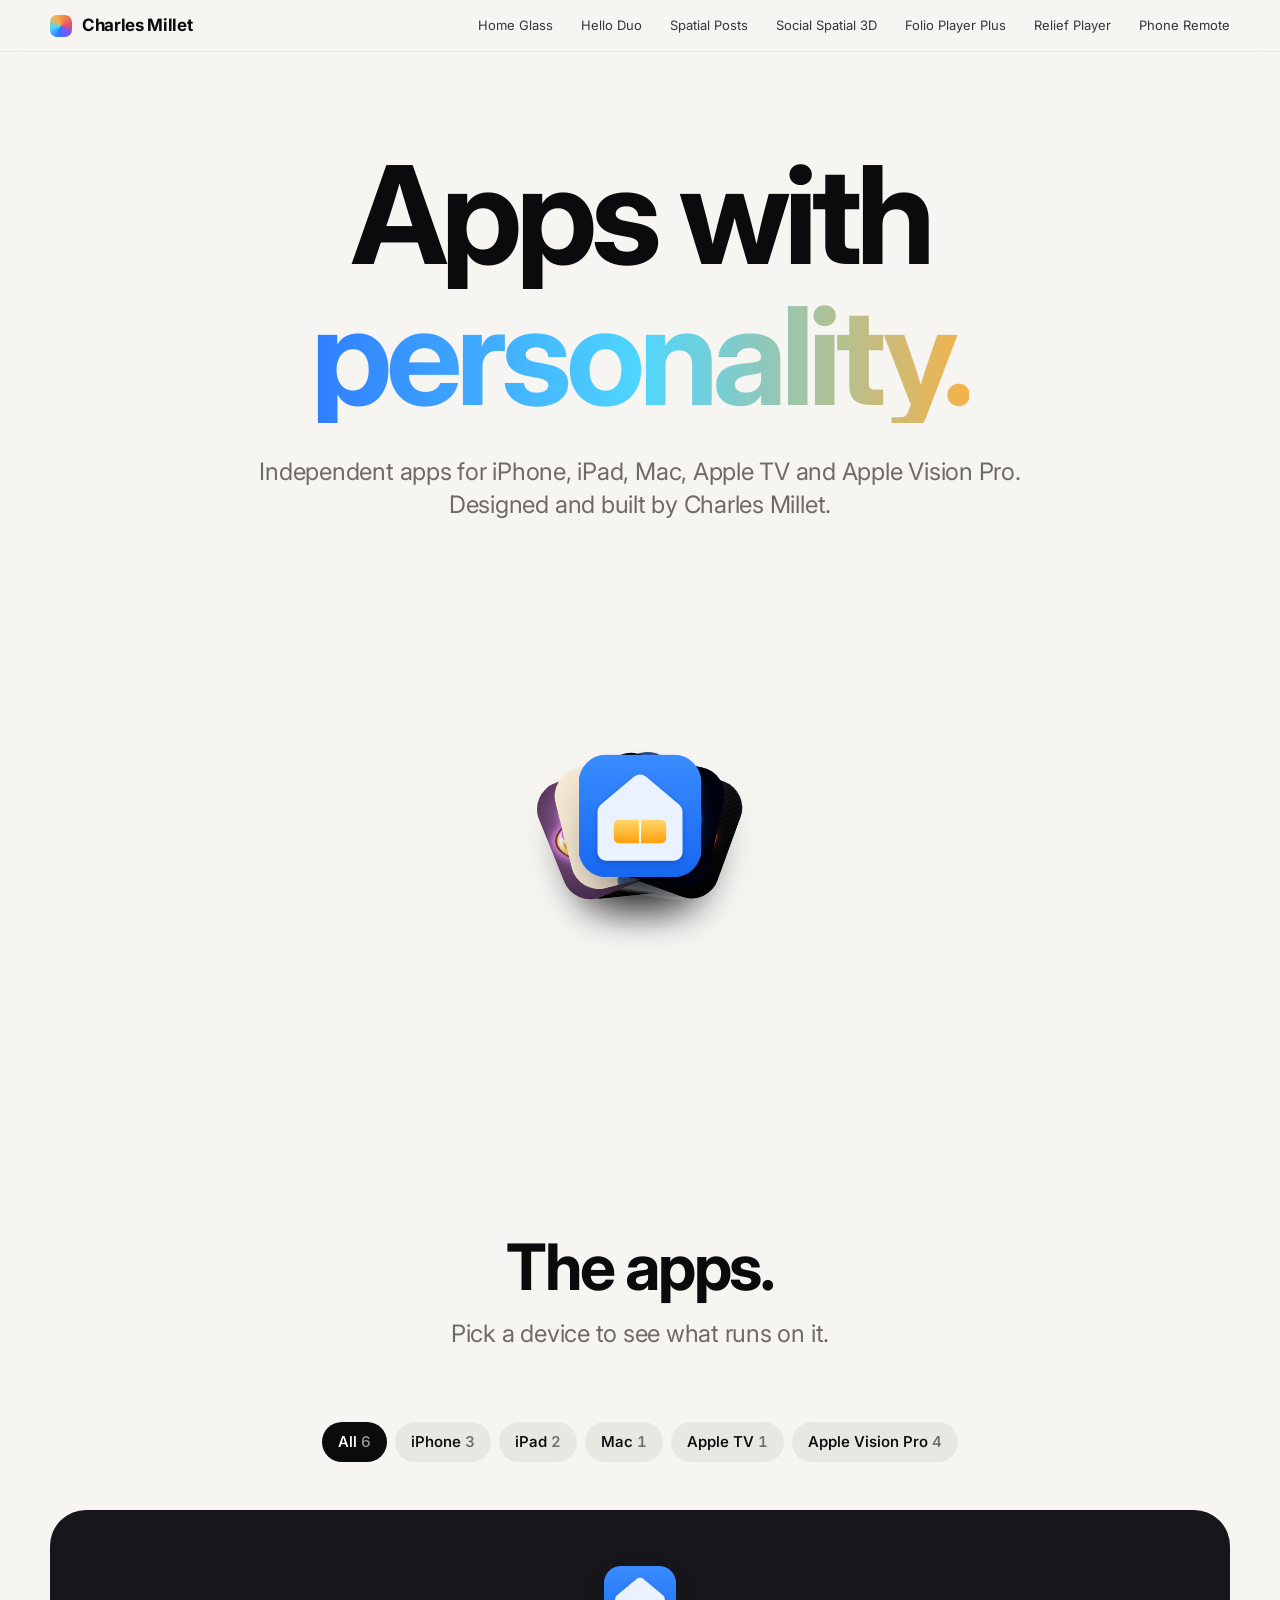
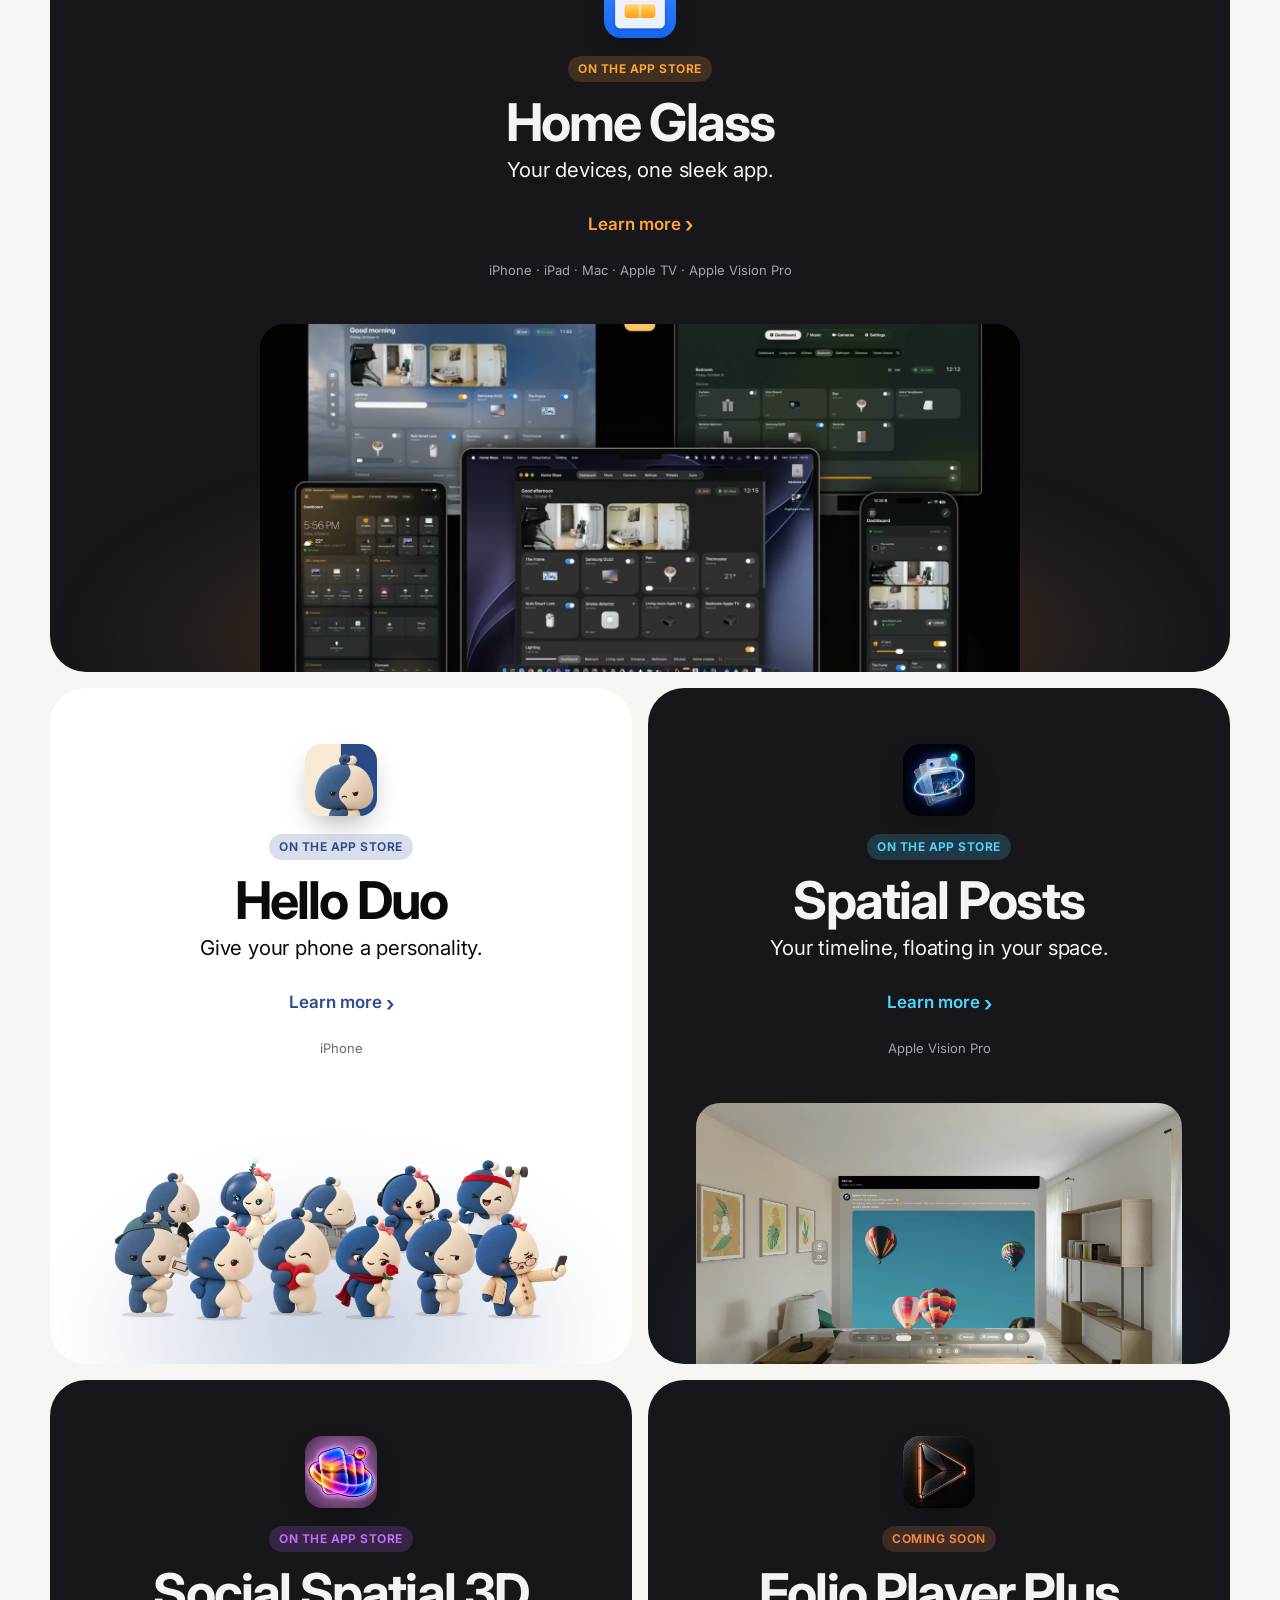
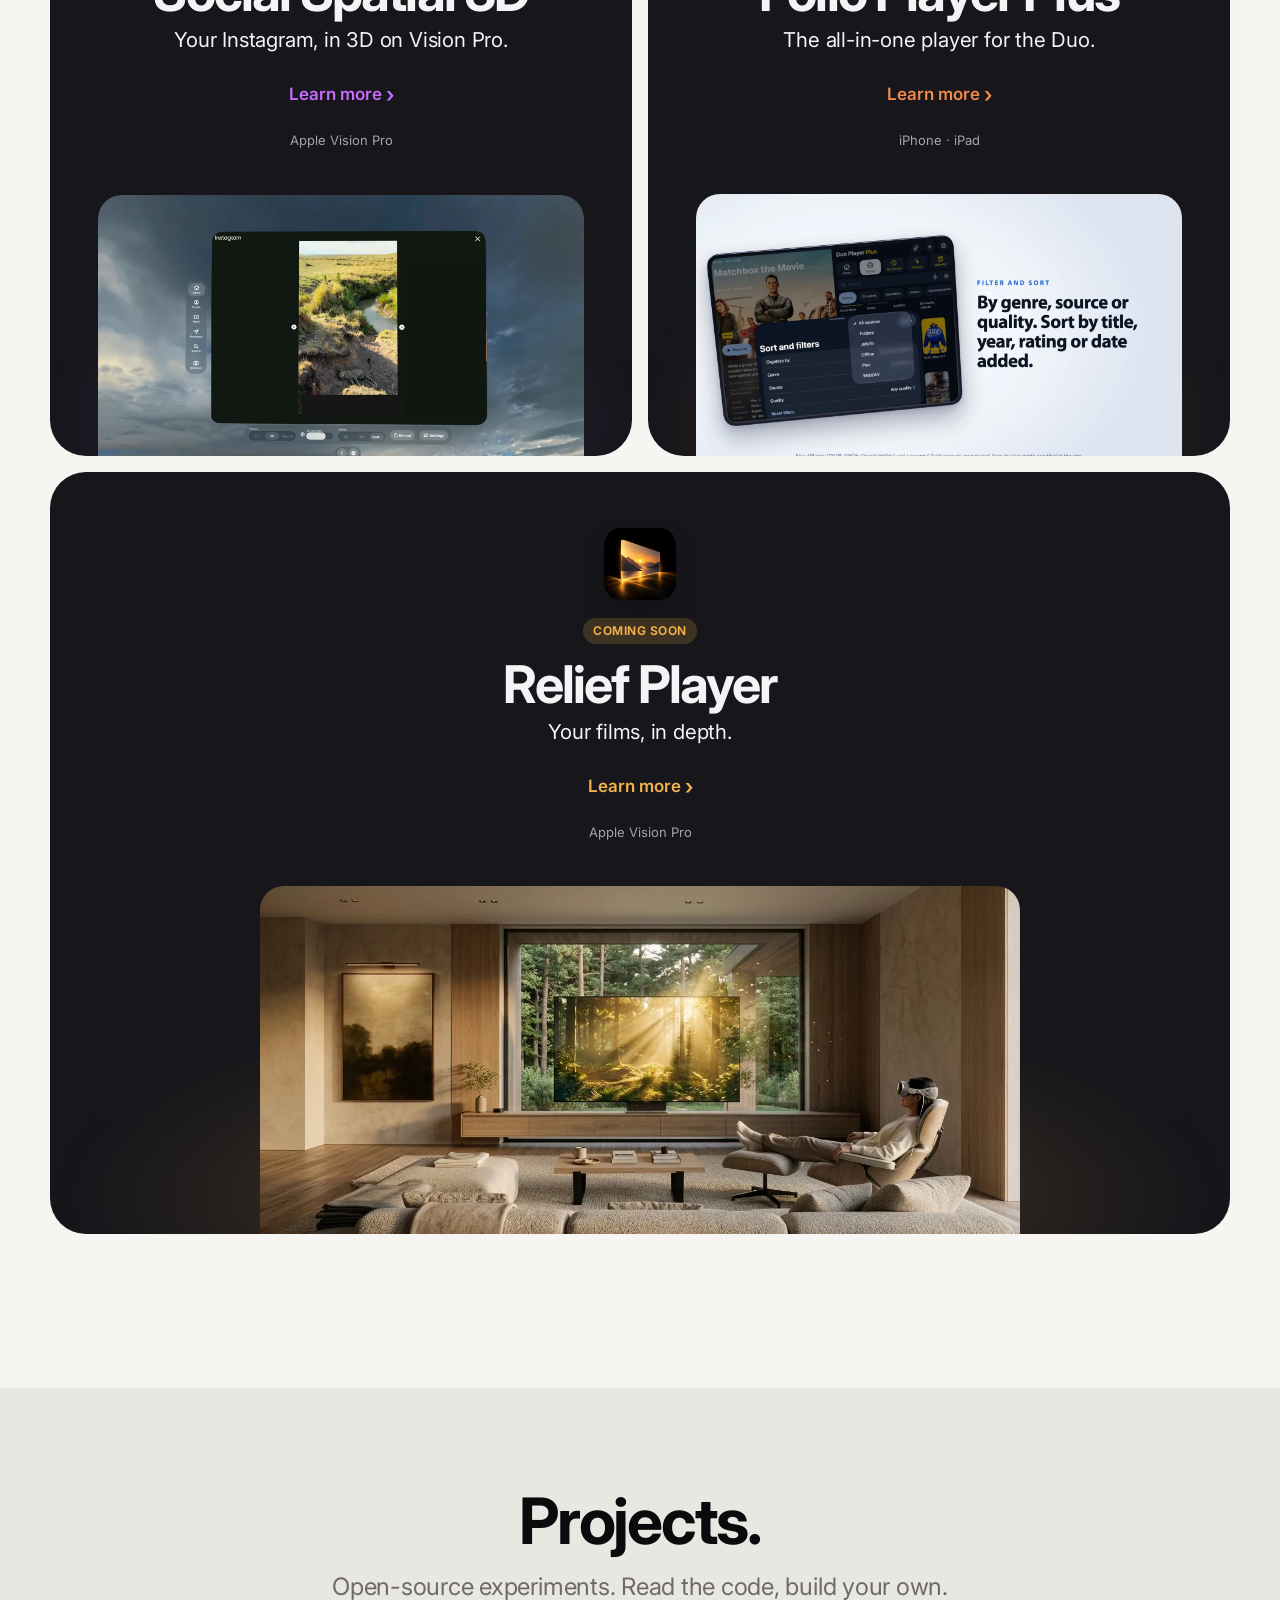
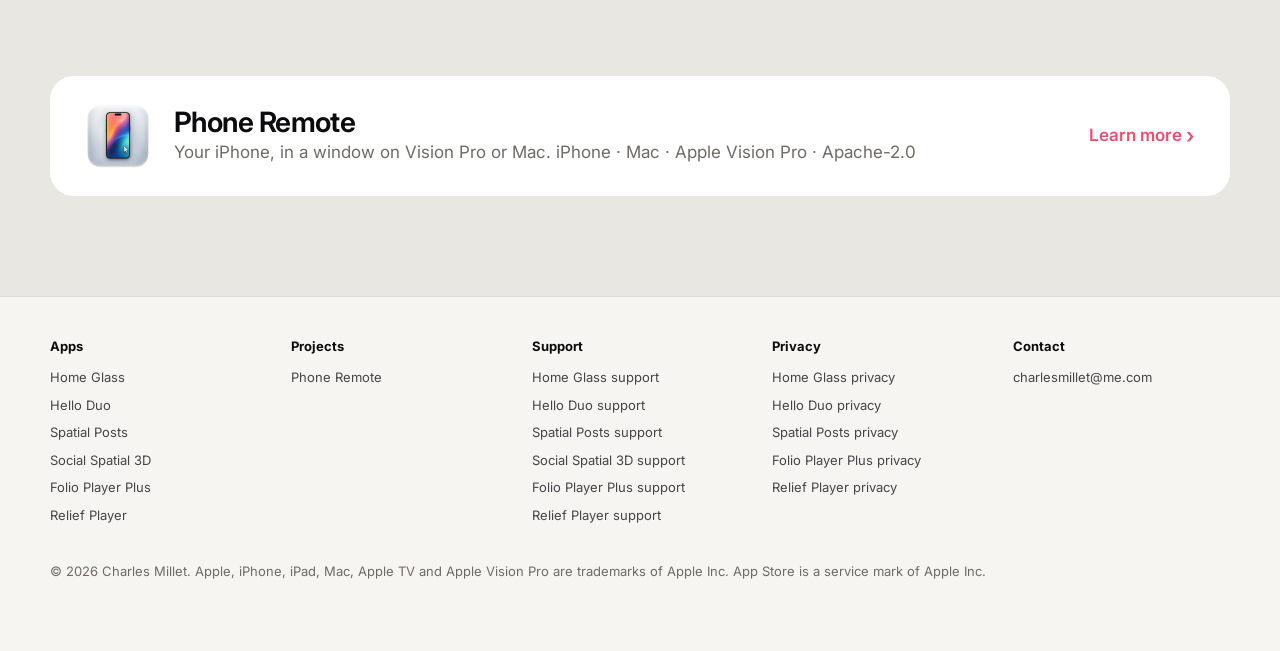
<file: index.html>
<!doctype html>
<html lang="en">
<head>
<meta charset="utf-8">
<meta name="viewport" content="width=device-width, initial-scale=1, viewport-fit=cover">
<title>Charles Millet — Apps</title>
<meta name="description" content="Independent apps for iPhone, iPad, Mac, Apple TV and Apple Vision Pro, designed and built by Charles Millet.">
<link rel="canonical" href="https://charlesmillet85.github.io/">
<meta property="og:type" content="website">
<meta property="og:title" content="Charles Millet — Apps">
<meta property="og:description" content="Independent apps for iPhone, iPad, Mac, Apple TV and Apple Vision Pro, designed and built by Charles Millet.">
<meta property="og:url" content="https://charlesmillet85.github.io/">
<meta property="og:image" content="https://charlesmillet85.github.io/assets/media/home-ecosystem.webp">
<meta name="twitter:card" content="summary_large_image">
<meta name="theme-color" content="#0b0b0e">
<link rel="icon" href="./assets/favicon.svg" type="image/svg+xml">
<link rel="preconnect" href="https://fonts.googleapis.com">
<link rel="preconnect" href="https://fonts.gstatic.com" crossorigin>
<link rel="stylesheet" href="https://fonts.googleapis.com/css2?family=Inter:wght@400;500;600;700&display=swap">
<link rel="stylesheet" href="./assets/site.css">
</head>
<body class="theme-light">

<header class="gnav">
  <nav class="wrap" aria-label="Main">
    <a class="brand" href="./"><span class="brand-mark" aria-hidden="true"></span>Charles Millet</a>
    <button class="menu-btn" aria-label="Menu" aria-expanded="false" aria-controls="gnav-list"><span></span><span></span></button>
    <ul id="gnav-list">
      <li><a href="./apps/home-glass/">Home Glass</a></li>
      <li><a href="./apps/hello-duo/">Hello Duo</a></li>
      <li><a href="./apps/spatial-posts/">Spatial Posts</a></li>
      <li><a href="./apps/social-spatial-3d/">Social Spatial 3D</a></li>
      <li><a href="./apps/folio-player-plus/">Folio Player Plus</a></li>
      <li><a href="./apps/relief-player/">Relief Player</a></li>
      <li><a href="./apps/phone-remote/">Phone Remote</a></li>
    </ul>
  </nav>
</header>
<main>
  <section class="home-hero">
    <div class="wrap">
      <h1 class="display">
        <span class="hero-line"><span style="--d:.05s">Apps with</span></span>
        <span class="hero-line"><span class="grad-word" style="--d:.18s">personality.</span></span>
      </h1>
      <p class="lead fade-up">Independent apps for iPhone, iPad, Mac, Apple TV and Apple Vision Pro. Designed and built by Charles Millet.</p>
    </div>
    <div class="constellation" data-scrub="constellation" aria-label="All apps">
      <a href="apps/home-glass/" style="--x:0;--y:-34;--r:0;--z:7" aria-label="Home Glass"><img src="assets/icons/home.svg" alt=""></a>
      <a href="apps/hello-duo/" style="--x:-140;--y:4;--r:-14;--z:6" aria-label="Hello Duo"><img src="assets/icons/hello.webp" alt=""></a>
      <a href="apps/spatial-posts/" style="--x:140;--y:4;--r:12;--z:6" aria-label="Spatial Posts"><img src="assets/icons/posts.webp" alt=""></a>
      <a href="apps/social-spatial-3d/" style="--x:-262;--y:64;--r:-22;--z:5" aria-label="Social Spatial 3D"><img src="assets/icons/ss3d.webp" alt=""></a>
      <a href="apps/folio-player-plus/" style="--x:262;--y:64;--r:20;--z:5" aria-label="Folio Player Plus"><img src="assets/icons/folio.webp" alt=""></a>
      <a href="apps/relief-player/" style="--x:-76;--y:116;--r:-6;--z:4" aria-label="Relief Player"><img src="assets/icons/relief.webp" alt=""></a>
      <a href="apps/phone-remote/" style="--x:76;--y:116;--r:8;--z:4" aria-label="Phone Remote"><img src="assets/icons/remote.webp" alt=""></a>
    </div>
  </section>

  <section class="section" id="apps">
    <div class="wrap">
      <div class="section-head reveal">
        <h2 class="h2">The apps.</h2>
        <p class="lead muted">Pick a device to see what runs on it.</p>
      </div>
      <div class="chips reveal" role="group" aria-label="Filter by device">
        <button class="chip" data-platform="all" aria-pressed="true">All<span class="chip-count">6</span></button>
        <button class="chip" data-platform="iPhone" aria-pressed="false">iPhone<span class="chip-count">3</span></button>
        <button class="chip" data-platform="iPad" aria-pressed="false">iPad<span class="chip-count">2</span></button>
        <button class="chip" data-platform="Mac" aria-pressed="false">Mac<span class="chip-count">1</span></button>
        <button class="chip" data-platform="Apple TV" aria-pressed="false">Apple TV<span class="chip-count">1</span></button>
        <button class="chip" data-platform="Apple Vision Pro" aria-pressed="false">Apple Vision Pro<span class="chip-count">4</span></button>
      </div>
      <div class="tiles">
        
        <a class="tile theme-dark reveal scale wide" href="apps/home-glass/" data-platforms="iPhone|iPad|Mac|Apple TV|Apple Vision Pro" style="--accent:#ffa53a;--accent-2:#2f7cff;--d:0s">
          <span class="glow" aria-hidden="true"></span>
          <img class="tile-icon" src="assets/icons/home.svg" alt="">
          <span class="badge">On the App Store</span>
          <h3 class="h2">Home Glass</h3>
          <p class="lead">Your devices, one sleek app.</p>
          <span class="btns"><span class="link">Learn more</span></span>
          <span class="platforms muted">iPhone · iPad · Mac · Apple TV · Apple Vision Pro</span>
          <span class="tile-media"><img src="./assets/media/home-ecosystem.webp" alt="Home Glass on iPhone, iPad, Mac and Apple Vision Pro" loading="lazy"></span>
        </a>
        <a class="tile theme-light reveal scale" href="apps/hello-duo/" data-platforms="iPhone" style="--accent:#2c4c8c;--accent-2:#f0e4d2;--d:0.08s">
          <span class="glow" aria-hidden="true"></span>
          <img class="tile-icon" src="assets/icons/hello.webp" alt="">
          <span class="badge">On the App Store</span>
          <h3 class="h2">Hello Duo</h3>
          <p class="lead">Give your phone a personality.</p>
          <span class="btns"><span class="link">Learn more</span></span>
          <span class="platforms muted">iPhone</span>
          <span class="tile-media"><img src="./assets/media/hello-family.webp" alt="The Hello Duo characters" loading="lazy" style="object-fit:contain"></span>
        </a>
        <a class="tile theme-dark reveal scale" href="apps/spatial-posts/" data-platforms="Apple Vision Pro" style="--accent:#4fd6ff;--accent-2:#1b2a6b;--d:0s">
          <span class="glow" aria-hidden="true"></span>
          <img class="tile-icon" src="assets/icons/posts.webp" alt="">
          <span class="badge">On the App Store</span>
          <h3 class="h2">Spatial Posts</h3>
          <p class="lead">Your timeline, floating in your space.</p>
          <span class="btns"><span class="link">Learn more</span></span>
          <span class="platforms muted">Apple Vision Pro</span>
          <span class="tile-media"><img src="./assets/media/posts-timeline.webp" alt="Spatial Posts on Apple Vision Pro" loading="lazy"></span>
        </a>
        <a class="tile theme-dark reveal scale" href="apps/social-spatial-3d/" data-platforms="Apple Vision Pro" style="--accent:#c86bff;--accent-2:#ff8a5c;--d:0.08s">
          <span class="glow" aria-hidden="true"></span>
          <img class="tile-icon" src="assets/icons/ss3d.webp" alt="">
          <span class="badge">On the App Store</span>
          <h3 class="h2">Social Spatial 3D</h3>
          <p class="lead">Your Instagram, in 3D on Vision Pro.</p>
          <span class="btns"><span class="link">Learn more</span></span>
          <span class="platforms muted">Apple Vision Pro</span>
          <span class="tile-media"><img src="./assets/media/ss3d-stories.webp" alt="Social Spatial 3D" loading="lazy"></span>
        </a>
        <a class="tile theme-dark reveal scale" href="apps/folio-player-plus/" data-platforms="iPhone|iPad" style="--accent:#f0894a;--accent-2:#3a3a40;--d:0s">
          <span class="glow" aria-hidden="true"></span>
          <img class="tile-icon" src="assets/icons/folio.webp" alt="">
          <span class="badge">Coming soon</span>
          <h3 class="h2">Folio Player Plus</h3>
          <p class="lead">The all-in-one player for the Duo.</p>
          <span class="btns"><span class="link">Learn more</span></span>
          <span class="platforms muted">iPhone · iPad</span>
          <span class="tile-media"><img src="./assets/media/folio-still-30.webp" alt="Folio Player Plus library" loading="lazy"></span>
        </a>
        <a class="tile theme-dark reveal scale wide" href="apps/relief-player/" data-platforms="Apple Vision Pro" style="--accent:#f5b24a;--accent-2:#4a2a0a;--d:0.08s">
          <span class="glow" aria-hidden="true"></span>
          <img class="tile-icon" src="assets/icons/relief.webp" alt="">
          <span class="badge">Coming soon</span>
          <h3 class="h2">Relief Player</h3>
          <p class="lead">Your films, in depth.</p>
          <span class="btns"><span class="link">Learn more</span></span>
          <span class="platforms muted">Apple Vision Pro</span>
          <span class="tile-media"><img src="./assets/media/relief-salon.webp" alt="Relief Player" loading="lazy"></span>
        </a>
      </div>
    </div>
  </section>

  <section class="section tight" id="projects" style="background:var(--grey-1)">
    <div class="wrap">
      <div class="section-head reveal">
        <h2 class="h2">Projects.</h2>
        <p class="lead muted">Open-source experiments. Read the code, build your own.</p>
      </div>
      
      <a class="project reveal" href="apps/phone-remote/" style="--accent:#e8516f;--accent-2:#6b5cff">
        <img src="assets/icons/remote.webp" alt="">
        <div>
          <h3 class="h3">Phone Remote</h3>
          <p class="muted">Your iPhone, in a window on Vision Pro or Mac. iPhone · Mac · Apple Vision Pro · Apache-2.0</p>
        </div>
        <span class="btns"><span class="link">Learn more</span></span>
      </a>
    </div>
  </section>
</main>

<footer class="footer">
  <div class="wrap">
    
    <div class="footer-cols">
      <div>
        <h4>Apps</h4>
        <ul><li><a href="./apps/home-glass/">Home Glass</a></li><li><a href="./apps/hello-duo/">Hello Duo</a></li><li><a href="./apps/spatial-posts/">Spatial Posts</a></li><li><a href="./apps/social-spatial-3d/">Social Spatial 3D</a></li><li><a href="./apps/folio-player-plus/">Folio Player Plus</a></li><li><a href="./apps/relief-player/">Relief Player</a></li></ul>
      </div>
      <div>
        <h4>Projects</h4>
        <ul><li><a href="./apps/phone-remote/">Phone Remote</a></li></ul>
      </div>
      <div>
        <h4>Support</h4>
        <ul>
          <li><a href="https://charlesmillet85.github.io/spatial-home/">Home Glass support</a></li><li><a href="https://charlesmillet85.github.io/hello-duo/">Hello Duo support</a></li><li><a href="https://charlesmillet85.github.io/spatial-posts/">Spatial Posts support</a></li><li><a href="mailto:charlesmillet@me.com?subject=Social%20Spatial%203D">Social Spatial 3D support</a></li><li><a href="https://charlesmillet85.github.io/folioplayerplus/support.html">Folio Player Plus support</a></li><li><a href="https://charlesmillet85.github.io/relief/">Relief Player support</a></li>
        </ul>
      </div>
      <div>
        <h4>Privacy</h4>
        <ul>
          <li><a href="https://charlesmillet85.github.io/spatial-home/privacy">Home Glass privacy</a></li><li><a href="https://charlesmillet85.github.io/hello-duo/privacy.html">Hello Duo privacy</a></li><li><a href="https://charlesmillet85.github.io/spatial-posts/privacy">Spatial Posts privacy</a></li><li><a href="https://charlesmillet85.github.io/folioplayerplus/privacy.html">Folio Player Plus privacy</a></li><li><a href="https://charlesmillet85.github.io/relief/privacy.html">Relief Player privacy</a></li>
        </ul>
      </div>
      <div>
        <h4>Contact</h4>
        <ul><li><a href="mailto:charlesmillet@me.com">charlesmillet@me.com</a></li></ul>
      </div>
    </div>
    <p class="muted">© 2026 Charles Millet. Apple, iPhone, iPad, Mac, Apple TV and Apple Vision Pro are trademarks of Apple Inc. App Store is a service mark of Apple Inc.</p>
  </div>
</footer>
<script src="./assets/site.js" defer></script>
</body>
</html>
</file>
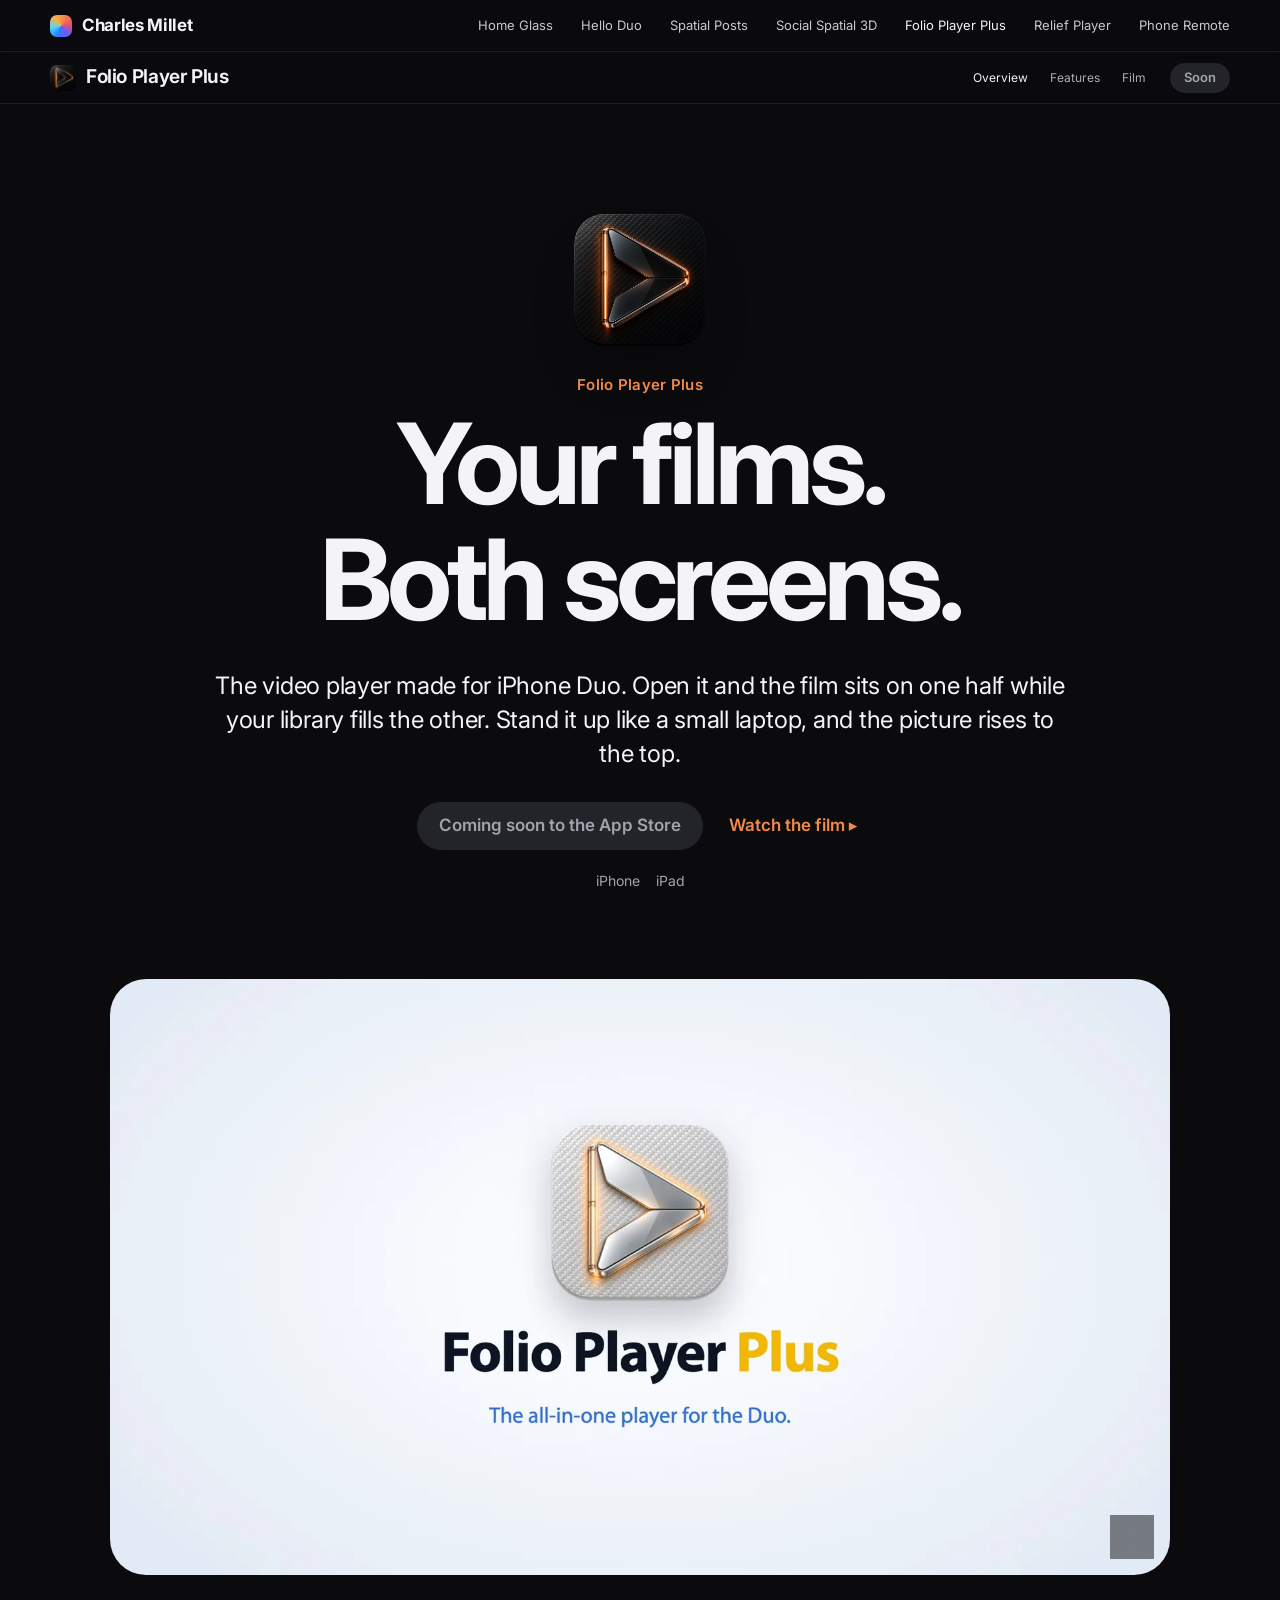
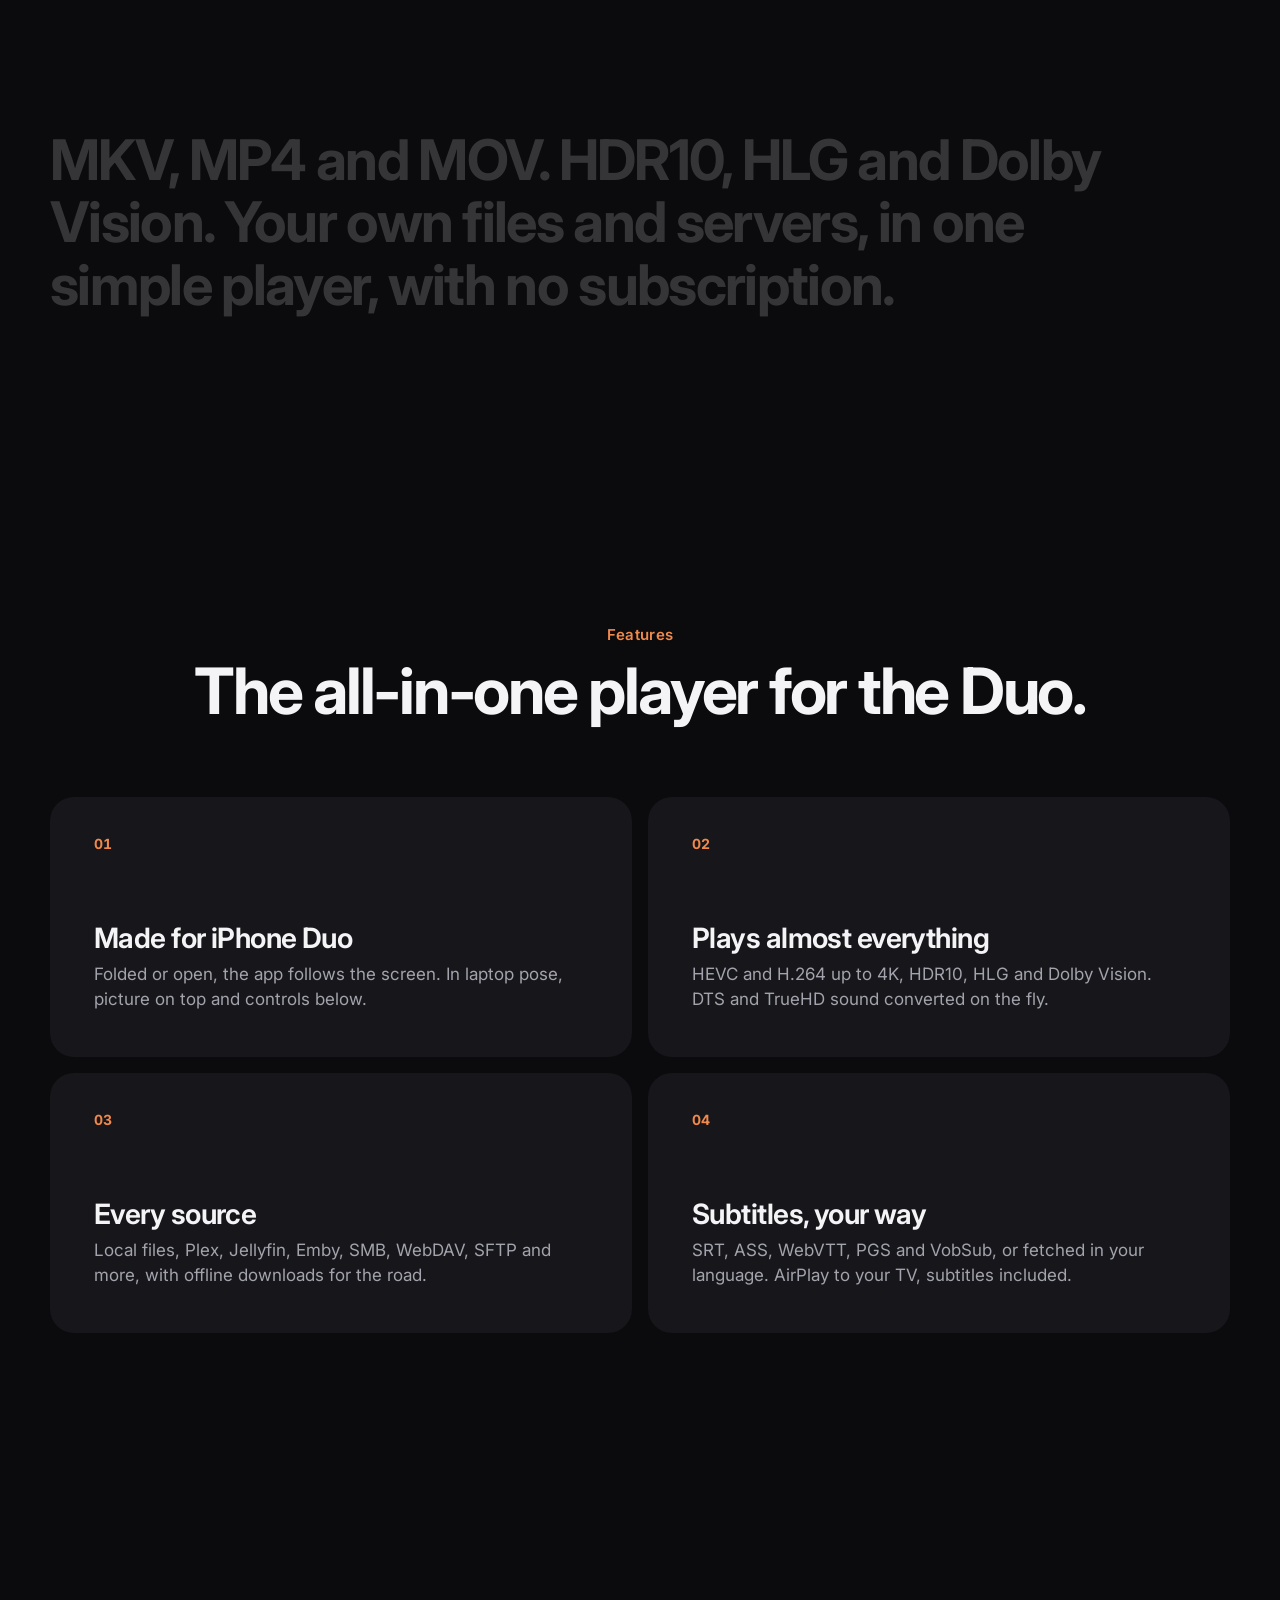
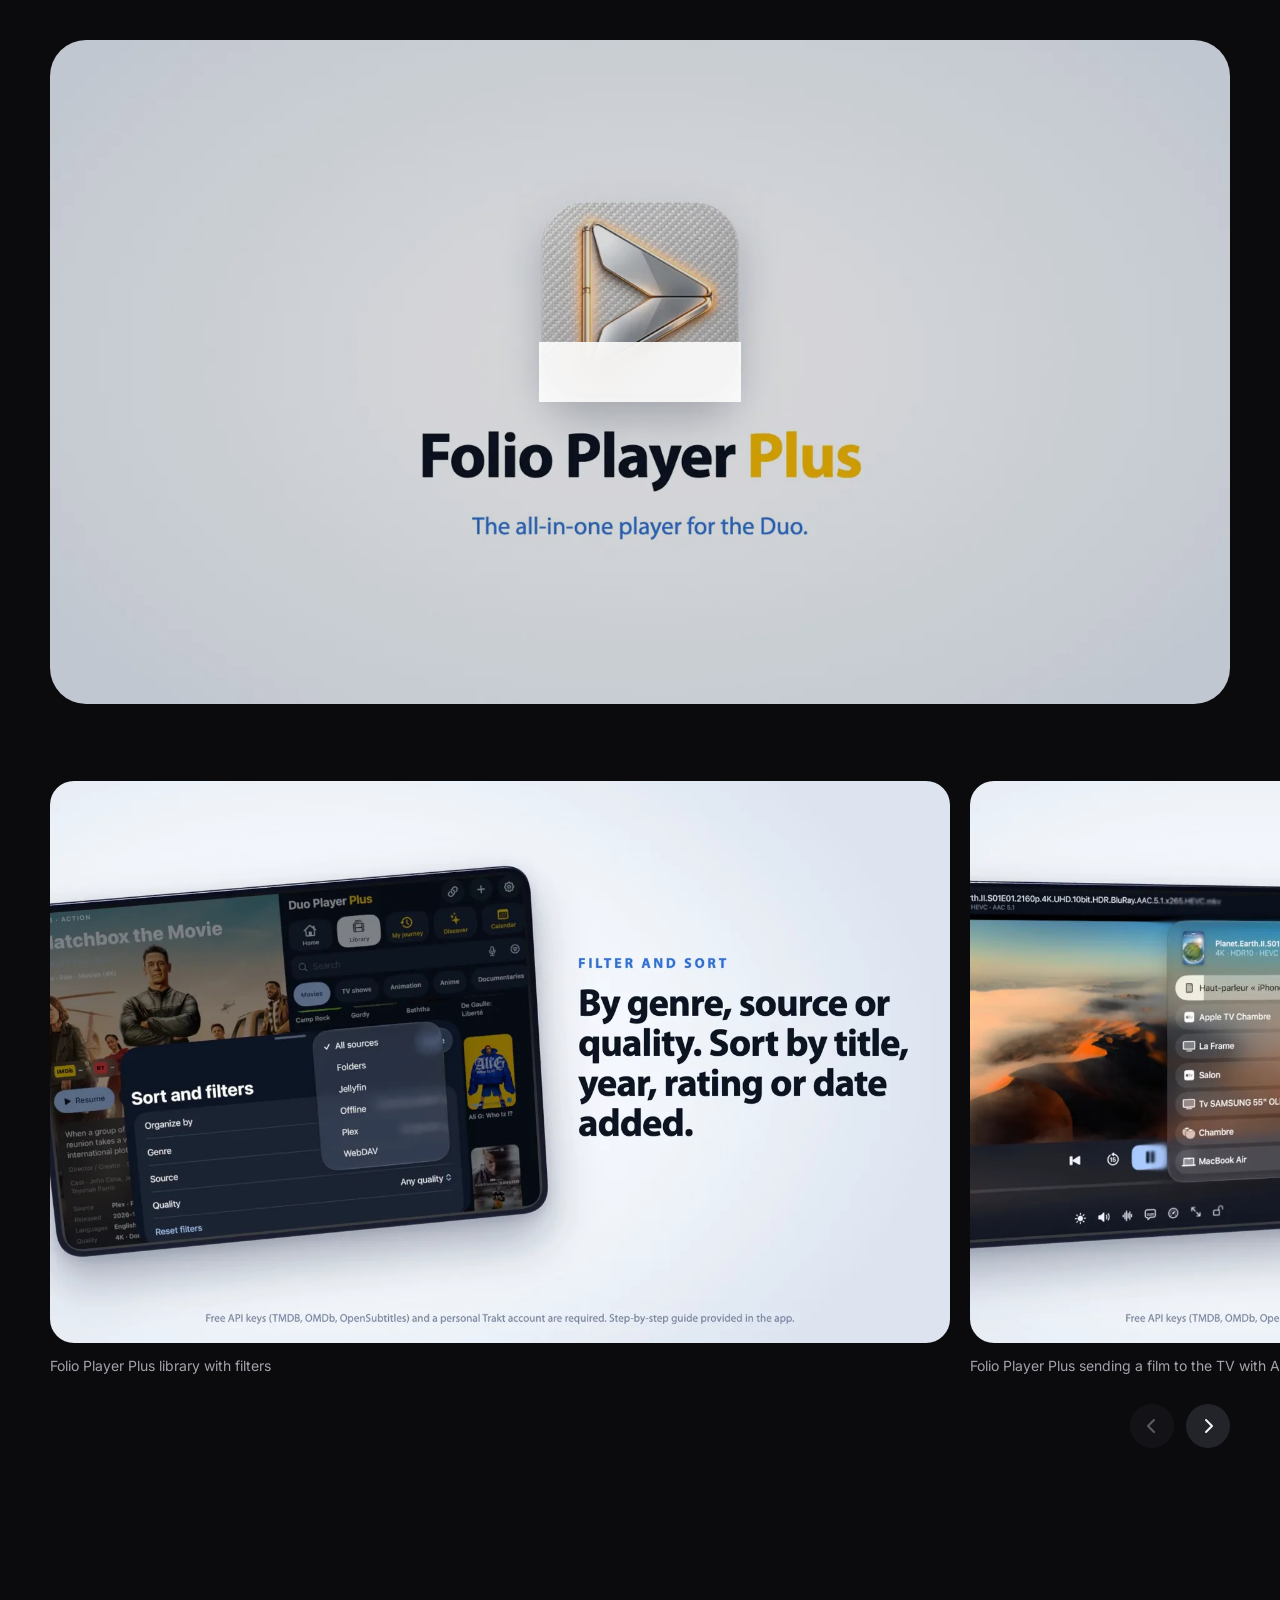
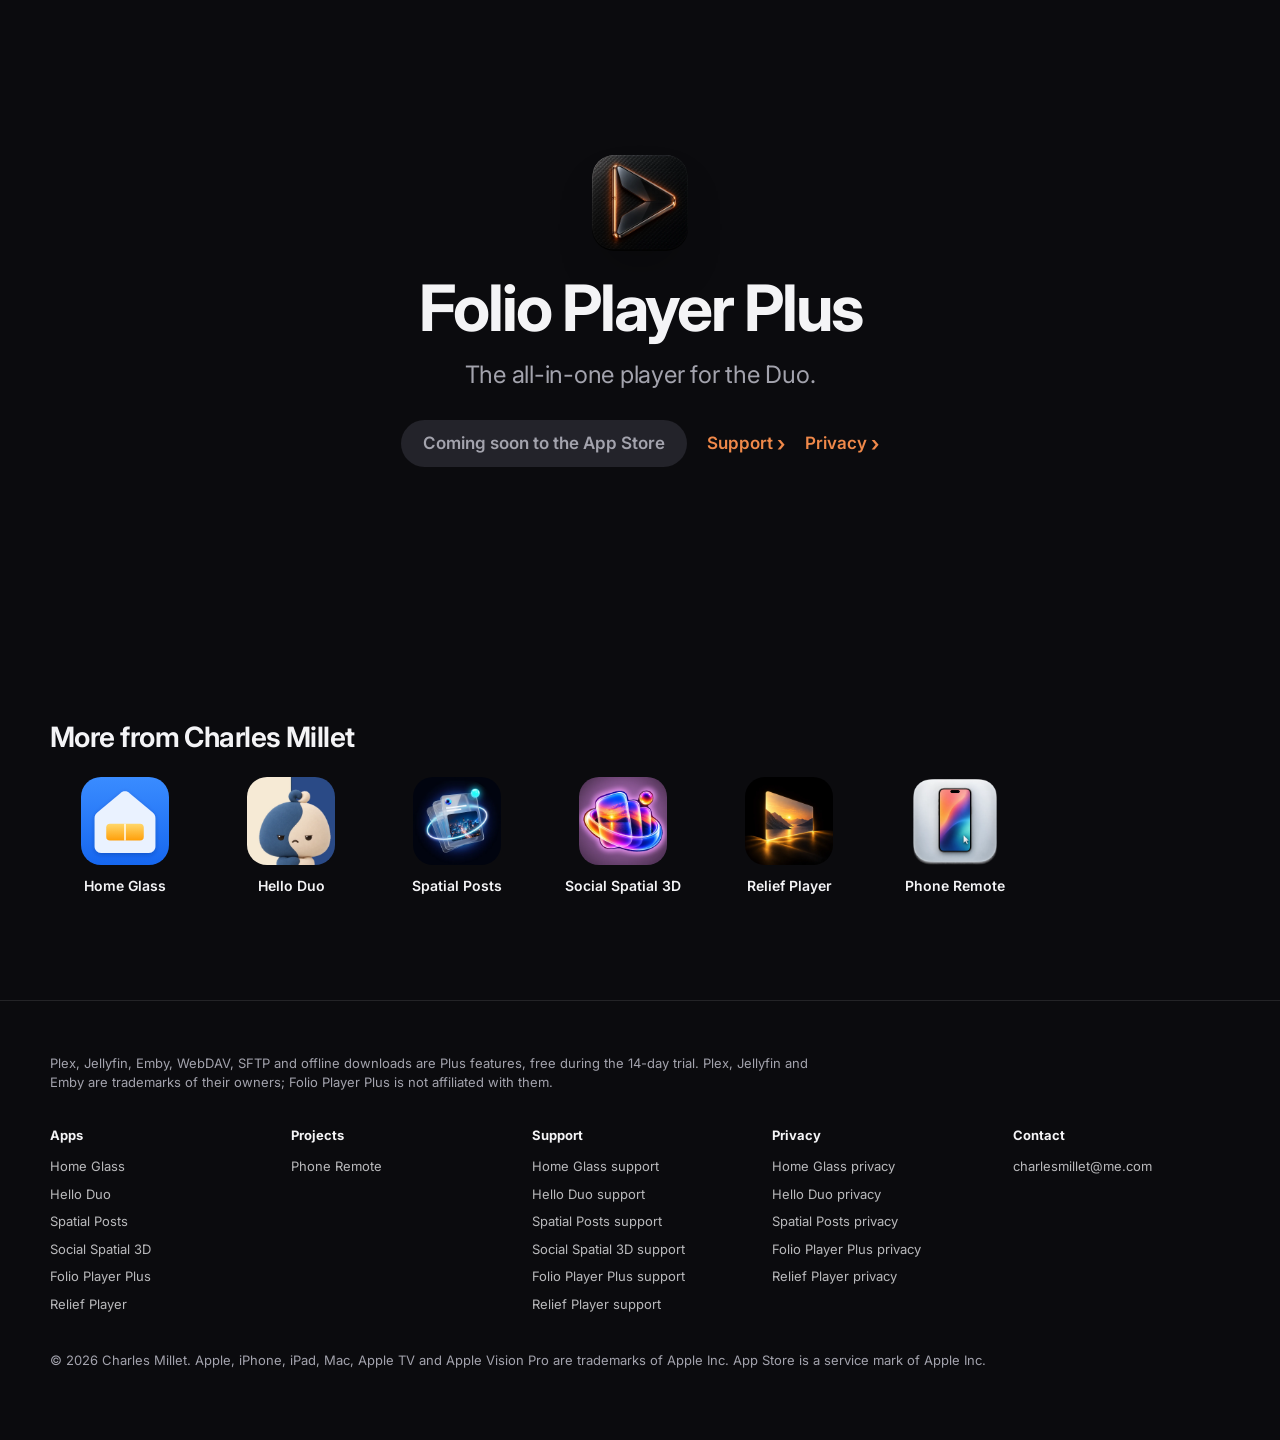
<file: apps/folio-player-plus/index.html>
<!doctype html>
<html lang="en">
<head>
<meta charset="utf-8">
<meta name="viewport" content="width=device-width, initial-scale=1, viewport-fit=cover">
<title>Folio Player Plus — The all-in-one player for the Duo.</title>
<meta name="description" content="The video player made for iPhone Duo. Open it and the film sits on one half while your library fills the other. Stand it up like a small laptop, and the picture rises to the top.">
<link rel="canonical" href="https://charlesmillet85.github.io/apps/folio-player-plus/">
<meta property="og:type" content="website">
<meta property="og:title" content="Folio Player Plus — The all-in-one player for the Duo.">
<meta property="og:description" content="The video player made for iPhone Duo. Open it and the film sits on one half while your library fills the other. Stand it up like a small laptop, and the picture rises to the top.">
<meta property="og:url" content="https://charlesmillet85.github.io/apps/folio-player-plus/">
<meta property="og:image" content="https://charlesmillet85.github.io/assets/media/folio-film.webp">
<meta name="twitter:card" content="summary_large_image">
<meta name="theme-color" content="#f0894a">
<link rel="icon" href="../../assets/favicon.svg" type="image/svg+xml">
<link rel="preconnect" href="https://fonts.googleapis.com">
<link rel="preconnect" href="https://fonts.gstatic.com" crossorigin>
<link rel="stylesheet" href="https://fonts.googleapis.com/css2?family=Inter:wght@400;500;600;700&display=swap">
<link rel="stylesheet" href="../../assets/site.css">
</head>
<body class="theme-dark" style="--accent:#f0894a;--accent-2:#3a3a40">

<header class="gnav dark">
  <nav class="wrap" aria-label="Main">
    <a class="brand" href="../../"><span class="brand-mark" aria-hidden="true"></span>Charles Millet</a>
    <button class="menu-btn" aria-label="Menu" aria-expanded="false" aria-controls="gnav-list"><span></span><span></span></button>
    <ul id="gnav-list">
      <li><a href="../../apps/home-glass/">Home Glass</a></li>
      <li><a href="../../apps/hello-duo/">Hello Duo</a></li>
      <li><a href="../../apps/spatial-posts/">Spatial Posts</a></li>
      <li><a href="../../apps/social-spatial-3d/">Social Spatial 3D</a></li>
      <li><a href="../../apps/folio-player-plus/" aria-current="page">Folio Player Plus</a></li>
      <li><a href="../../apps/relief-player/">Relief Player</a></li>
      <li><a href="../../apps/phone-remote/">Phone Remote</a></li>
    </ul>
  </nav>
</header>
<div class="lnav">
  <div class="wrap">
    <a class="lnav-title" href="#overview"><img src="../../assets/icons/folio.webp" alt="">Folio Player Plus</a>
    <div class="lnav-right">
      <nav class="lnav-links" aria-label="Folio Player Plus"><a href="#overview">Overview</a><a href="#features">Features</a><a href="#gallery">Film</a></nav>
      <span class="btn small disabled">Soon</span>
    </div>
  </div>
</div>
<main>
  
  <section class="app-hero" id="overview" data-tilt-zone>
    <div class="wrap">
      <img class="app-icon" src="../../assets/icons/folio.webp" alt="Folio Player Plus icon" data-tilt="16">
      <p class="kicker fade-up" style="--d:.1s">Folio Player Plus</p>
      <h1 class="display"><span class="hero-line"><span style="--d:0.15s">Your films.</span></span><span class="hero-line"><span style="--d:0.27s">Both screens.</span></span></h1>
      <p class="lead fade-up" style="--d:.45s">The video player made for iPhone Duo. Open it and the film sits on one half while your library fills the other. Stand it up like a small laptop, and the picture rises to the top.</p>
      <div class="btns fade-up" style="--d:.55s">
        <span class="btn disabled ">Coming soon to the App Store</span>
        <button class="link no-arrow" style="background:none;border:0;cursor:pointer" data-film="../../assets/media/folio-film.mp4">Watch the film ▸</button>
      </div>
      <ul class="platform-list muted fade-up" style="--d:.6s"><li>iPhone</li><li>iPad</li></ul>
    </div>
    <div class="expand" data-scrub="expand">
      <div class="expand-inner">
          <video data-loop muted playsinline loop preload="metadata" poster="../../assets/media/folio-film.webp" aria-label="Folio Player Plus preview"><source src="../../assets/media/folio-film.mp4" type="video/mp4"></video>
          <button class="media-toggle" aria-label="Pause video"></button>
        </div>
    </div>
  </section>

  

  
  <section class="section">
    <div class="wrap">
      <p class="statement">MKV, MP4 and MOV. HDR10, HLG and Dolby Vision. Your own files and servers, in one simple player, with no subscription.</p>
    </div>
  </section>

  

  <section class="section" id="features">
    <div class="wrap">
      <div class="section-head reveal">
        <p class="kicker">Features</p>
        <h2 class="h2">The all-in-one player for the Duo.</h2>
      </div>
      <div class="features">
        
        <article class="feature reveal" style="--d:0s">
          <span class="num">01</span>
          
          <h3 class="h3">Made for iPhone Duo</h3>
          <p class="muted">Folded or open, the app follows the screen. In laptop pose, picture on top and controls below.</p>
        </article>
        <article class="feature reveal" style="--d:0.1s">
          <span class="num">02</span>
          
          <h3 class="h3">Plays almost everything</h3>
          <p class="muted">HEVC and H.264 up to 4K, HDR10, HLG and Dolby Vision. DTS and TrueHD sound converted on the fly.</p>
        </article>
        <article class="feature reveal" style="--d:0s">
          <span class="num">03</span>
          
          <h3 class="h3">Every source</h3>
          <p class="muted">Local files, Plex, Jellyfin, Emby, SMB, WebDAV, SFTP and more, with offline downloads for the road.</p>
        </article>
        <article class="feature reveal" style="--d:0.1s">
          <span class="num">04</span>
          
          <h3 class="h3">Subtitles, your way</h3>
          <p class="muted">SRT, ASS, WebVTT, PGS and VobSub, or fetched in your language. AirPlay to your TV, subtitles included.</p>
        </article>
      </div>
    </div>
  </section>

  

  
  <section class="section" id="gallery">
    
    <div class="wrap reveal scale">
      <button class="film-card" data-film="../../assets/media/folio-film.mp4" aria-label="Watch the film">
        <img src="../../assets/media/folio-film.webp" alt="" loading="lazy">
        <span class="film-play"><svg viewBox="0 0 32 32" aria-hidden="true"><circle cx="16" cy="16" r="16" fill="currentColor"/><path d="M13 10.5v11l9-5.5-9-5.5Z" fill="#fff"/></svg>Watch the film</span>
      </button>
    </div>
    
    <div class="gallery reveal" style="margin-top:clamp(40px,6vw,80px)">
      <div class="gallery-track">
        <figure class="gallery-item"><img src="../../assets/media/folio-still-30.webp" alt="Folio Player Plus library with filters" loading="lazy"><figcaption class="muted">Folio Player Plus library with filters</figcaption></figure><figure class="gallery-item"><img src="../../assets/media/folio-still-60.webp" alt="Folio Player Plus sending a film to the TV with AirPlay" loading="lazy"><figcaption class="muted">Folio Player Plus sending a film to the TV with AirPlay</figcaption></figure><figure class="gallery-item"><img src="../../assets/media/folio-still-80.webp" alt="Folio Player Plus on iPhone Duo" loading="lazy"><figcaption class="muted">Folio Player Plus on iPhone Duo</figcaption></figure>
      </div>
      <div class="wrap gallery-nav"><button class="round-btn prev" aria-label="Previous"><svg viewBox="0 0 18 18" fill="none" stroke="currentColor" stroke-width="2" stroke-linecap="round" stroke-linejoin="round" aria-hidden="true"><path d="M11 3 5 9l6 6"/></svg></button><button class="round-btn next" aria-label="Next"><svg viewBox="0 0 18 18" fill="none" stroke="currentColor" stroke-width="2" stroke-linecap="round" stroke-linejoin="round" aria-hidden="true"><path d="m7 3 6 6-6 6"/></svg></button></div>
    </div>
  </section>

  

  <section class="section cta">
    <div class="wrap reveal">
      <img src="../../assets/icons/folio.webp" alt="">
      <h2 class="h2">Folio Player Plus</h2>
      <p class="lead muted" style="margin:0 auto">The all-in-one player for the Duo.</p>
      <div class="btns">
        <span class="btn disabled ">Coming soon to the App Store</span>
        <a class="link" href="https://charlesmillet85.github.io/folioplayerplus/support.html">Support</a>
        <a class="link" href="https://charlesmillet85.github.io/folioplayerplus/privacy.html">Privacy</a>
      </div>
    </div>
  </section>

  <section class="section tight">
    <div class="wrap">
      <h2 class="h3" style="margin-bottom:24px">More from Charles Millet</h2>
      <div class="more-apps">
        <a class="more-app" href="../../apps/home-glass/"><img src="../../assets/icons/home.svg" alt="">Home Glass</a><a class="more-app" href="../../apps/hello-duo/"><img src="../../assets/icons/hello.webp" alt="">Hello Duo</a><a class="more-app" href="../../apps/spatial-posts/"><img src="../../assets/icons/posts.webp" alt="">Spatial Posts</a><a class="more-app" href="../../apps/social-spatial-3d/"><img src="../../assets/icons/ss3d.webp" alt="">Social Spatial 3D</a><a class="more-app" href="../../apps/relief-player/"><img src="../../assets/icons/relief.webp" alt="">Relief Player</a><a class="more-app" href="../../apps/phone-remote/"><img src="../../assets/icons/remote.webp" alt="">Phone Remote</a>
      </div>
    </div>
  </section>
</main>

<dialog class="film-dialog" aria-label="Watch the film">
  <button class="dialog-close" aria-label="Close">×</button>
  <video controls playsinline preload="none"></video>
</dialog>

<footer class="footer dark">
  <div class="wrap">
    <p class="note muted">Plex, Jellyfin, Emby, WebDAV, SFTP and offline downloads are Plus features, free during the 14-day trial. Plex, Jellyfin and Emby are trademarks of their owners; Folio Player Plus is not affiliated with them.</p>
    <div class="footer-cols">
      <div>
        <h4>Apps</h4>
        <ul><li><a href="../../apps/home-glass/">Home Glass</a></li><li><a href="../../apps/hello-duo/">Hello Duo</a></li><li><a href="../../apps/spatial-posts/">Spatial Posts</a></li><li><a href="../../apps/social-spatial-3d/">Social Spatial 3D</a></li><li><a href="../../apps/folio-player-plus/">Folio Player Plus</a></li><li><a href="../../apps/relief-player/">Relief Player</a></li></ul>
      </div>
      <div>
        <h4>Projects</h4>
        <ul><li><a href="../../apps/phone-remote/">Phone Remote</a></li></ul>
      </div>
      <div>
        <h4>Support</h4>
        <ul>
          <li><a href="https://charlesmillet85.github.io/spatial-home/">Home Glass support</a></li><li><a href="https://charlesmillet85.github.io/hello-duo/">Hello Duo support</a></li><li><a href="https://charlesmillet85.github.io/spatial-posts/">Spatial Posts support</a></li><li><a href="mailto:charlesmillet@me.com?subject=Social%20Spatial%203D">Social Spatial 3D support</a></li><li><a href="https://charlesmillet85.github.io/folioplayerplus/support.html">Folio Player Plus support</a></li><li><a href="https://charlesmillet85.github.io/relief/">Relief Player support</a></li>
        </ul>
      </div>
      <div>
        <h4>Privacy</h4>
        <ul>
          <li><a href="https://charlesmillet85.github.io/spatial-home/privacy">Home Glass privacy</a></li><li><a href="https://charlesmillet85.github.io/hello-duo/privacy.html">Hello Duo privacy</a></li><li><a href="https://charlesmillet85.github.io/spatial-posts/privacy">Spatial Posts privacy</a></li><li><a href="https://charlesmillet85.github.io/folioplayerplus/privacy.html">Folio Player Plus privacy</a></li><li><a href="https://charlesmillet85.github.io/relief/privacy.html">Relief Player privacy</a></li>
        </ul>
      </div>
      <div>
        <h4>Contact</h4>
        <ul><li><a href="mailto:charlesmillet@me.com">charlesmillet@me.com</a></li></ul>
      </div>
    </div>
    <p class="muted">© 2026 Charles Millet. Apple, iPhone, iPad, Mac, Apple TV and Apple Vision Pro are trademarks of Apple Inc. App Store is a service mark of Apple Inc.</p>
  </div>
</footer>
<script src="../../assets/site.js" defer></script>
</body>
</html>
</file>
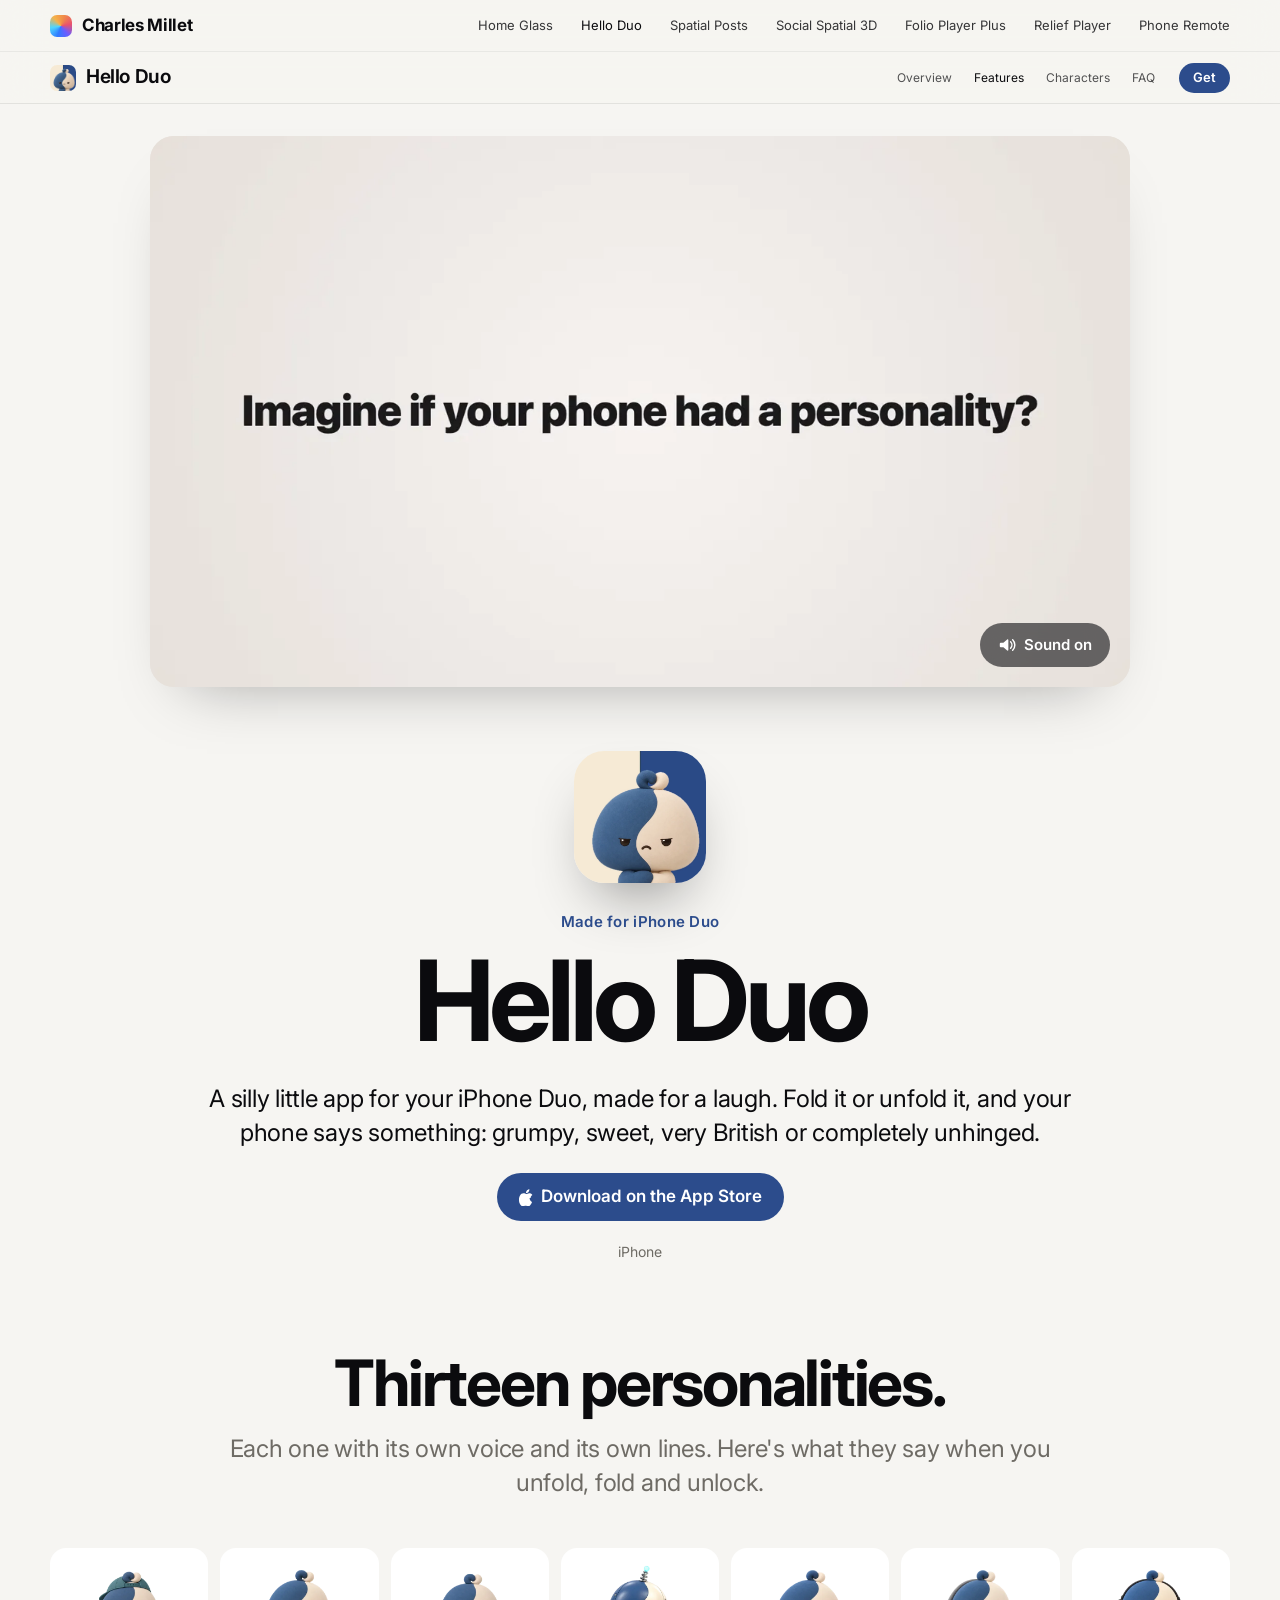
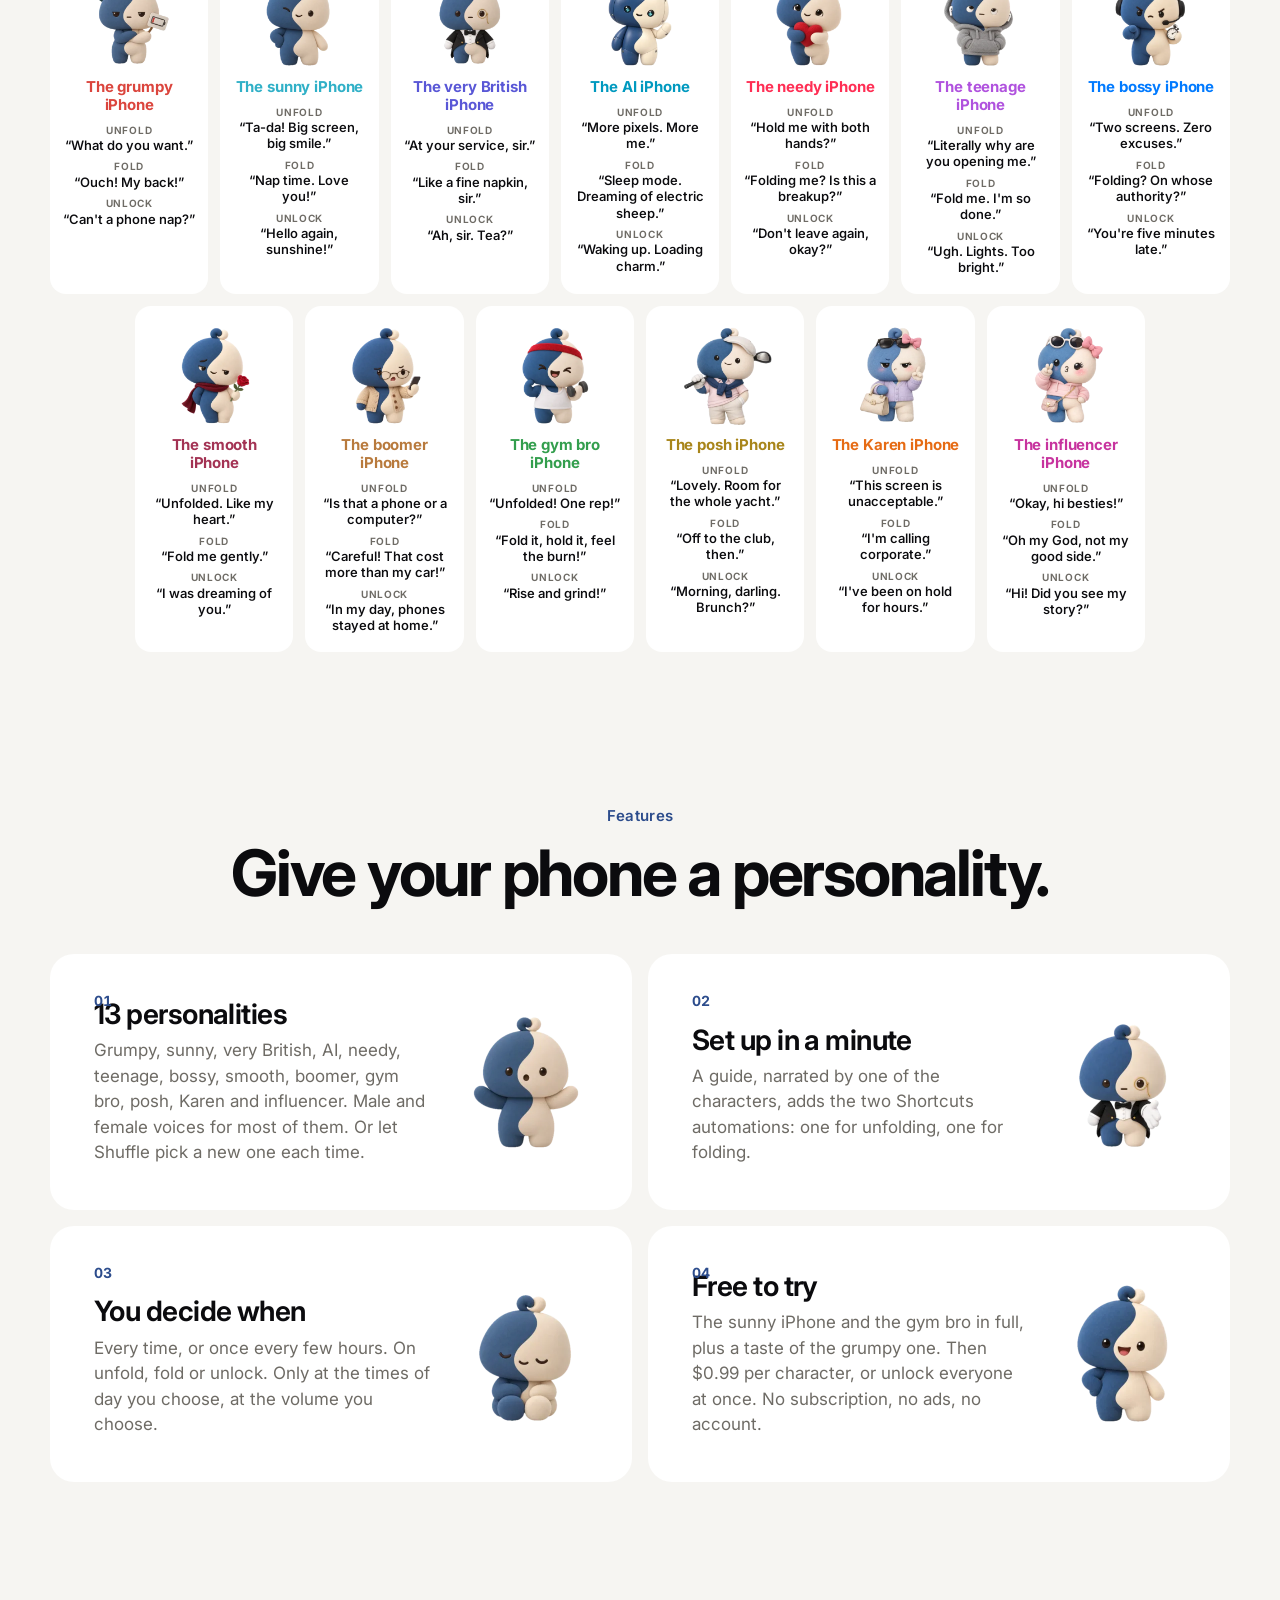
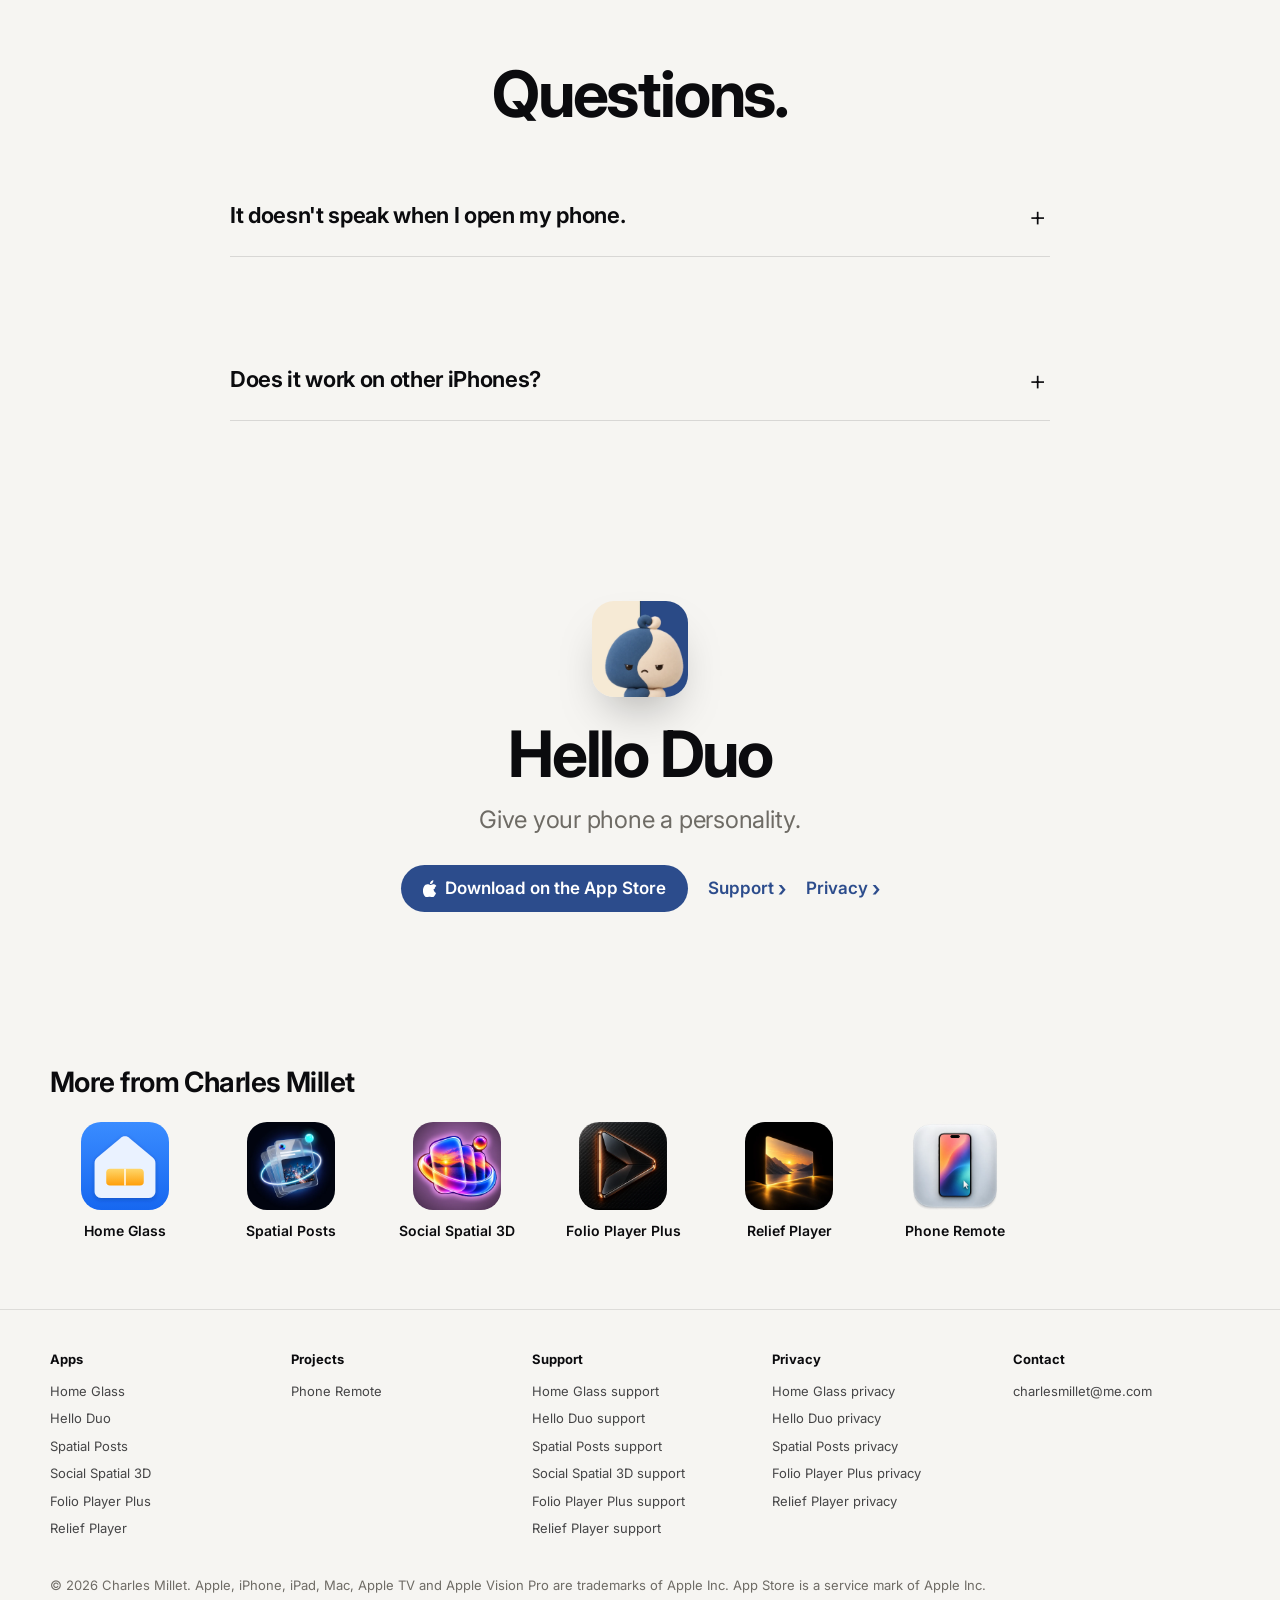
<file: apps/hello-duo/index.html>
<!doctype html>
<html lang="en">
<head>
<meta charset="utf-8">
<meta name="viewport" content="width=device-width, initial-scale=1, viewport-fit=cover">
<title>Hello Duo — Give your phone a personality.</title>
<meta name="description" content="A silly little app for your iPhone Duo, made for a laugh. Fold it or unfold it, and your phone says something: grumpy, sweet, very British or completely unhinged.">
<link rel="canonical" href="https://charlesmillet85.github.io/apps/hello-duo/">
<meta property="og:type" content="website">
<meta property="og:title" content="Hello Duo — Give your phone a personality.">
<meta property="og:description" content="A silly little app for your iPhone Duo, made for a laugh. Fold it or unfold it, and your phone says something: grumpy, sweet, very British or completely unhinged.">
<meta property="og:url" content="https://charlesmillet85.github.io/apps/hello-duo/">
<meta property="og:image" content="https://charlesmillet85.github.io/assets/media/hello-film-v8.webp">
<meta name="twitter:card" content="summary_large_image">
<meta name="theme-color" content="#2c4c8c">
<link rel="icon" href="../../assets/favicon.svg" type="image/svg+xml">
<link rel="preconnect" href="https://fonts.googleapis.com">
<link rel="preconnect" href="https://fonts.gstatic.com" crossorigin>
<link rel="stylesheet" href="https://fonts.googleapis.com/css2?family=Inter:wght@400;500;600;700&display=swap">
<link rel="stylesheet" href="../../assets/site.css">
</head>
<body class="theme-light compact" style="--accent:#2c4c8c;--accent-2:#f0e4d2">

<header class="gnav">
  <nav class="wrap" aria-label="Main">
    <a class="brand" href="../../"><span class="brand-mark" aria-hidden="true"></span>Charles Millet</a>
    <button class="menu-btn" aria-label="Menu" aria-expanded="false" aria-controls="gnav-list"><span></span><span></span></button>
    <ul id="gnav-list">
      <li><a href="../../apps/home-glass/">Home Glass</a></li>
      <li><a href="../../apps/hello-duo/" aria-current="page">Hello Duo</a></li>
      <li><a href="../../apps/spatial-posts/">Spatial Posts</a></li>
      <li><a href="../../apps/social-spatial-3d/">Social Spatial 3D</a></li>
      <li><a href="../../apps/folio-player-plus/">Folio Player Plus</a></li>
      <li><a href="../../apps/relief-player/">Relief Player</a></li>
      <li><a href="../../apps/phone-remote/">Phone Remote</a></li>
    </ul>
  </nav>
</header>
<div class="lnav">
  <div class="wrap">
    <a class="lnav-title" href="#overview"><img src="../../assets/icons/hello.webp" alt="">Hello Duo</a>
    <div class="lnav-right">
      <nav class="lnav-links" aria-label="Hello Duo"><a href="#overview">Overview</a><a href="#features">Features</a><a href="#cast">Characters</a><a href="#faq">FAQ</a></nav>
      <a class="btn small" href="https://apps.apple.com/us/app/hello-duo/id6826110929">Get</a>
    </div>
  </div>
</div>
<main>
  
  <section class="top-film" aria-label="Hello Duo film">
    <div class="top-film-inner">
      <video data-loop data-soundfilm muted playsinline loop autoplay preload="auto" poster="../../assets/media/hello-film-v8.webp"><source src="../../assets/media/hello-film-v8.mp4" type="video/mp4"></video>
      <button class="sound-btn" aria-pressed="false"><svg viewBox="0 0 20 20" width="18" height="18" fill="currentColor" aria-hidden="true"><path d="M3 7.5h3l4.2-3.6c.5-.4 1.3 0 1.3.6v11c0 .6-.8 1-1.3.6L6 12.5H3a1 1 0 0 1-1-1v-3a1 1 0 0 1 1-1Z"/><path d="M14 6.5a5 5 0 0 1 0 7M16.3 4.2a8.2 8.2 0 0 1 0 11.6" fill="none" stroke="currentColor" stroke-width="1.6" stroke-linecap="round"/></svg> <span>Sound on</span></button>
    </div>
  </section>
  <section class="app-hero" id="overview" data-tilt-zone>
    <div class="wrap">
      <img class="app-icon" src="../../assets/icons/hello.webp" alt="Hello Duo icon" data-tilt="16">
      <p class="kicker fade-up" style="--d:.1s">Made for iPhone Duo</p>
      <h1 class="display"><span class="hero-line"><span style="--d:0.15s">Hello Duo</span></span></h1>
      <p class="lead fade-up" style="--d:.45s">A silly little app for your iPhone Duo, made for a laugh. Fold it or unfold it, and your phone says something: grumpy, sweet, very British or completely unhinged.</p>
      <div class="btns fade-up" style="--d:.55s">
        <a class="btn " href="https://apps.apple.com/us/app/hello-duo/id6826110929"><svg viewBox="0 0 14 17" width="14" height="17" fill="currentColor" aria-hidden="true"><path d="M11.6 9c0-2 1.7-3 1.8-3.1-1-1.4-2.5-1.6-3-1.7-1.3-.1-2.5.8-3.2.8-.6 0-1.6-.7-2.7-.7C3.1 4.3 1.8 5.1 1 6.4-.5 9-.4 13 1.1 15.2c.7 1 1.6 2.2 2.7 2.2 1 0 1.5-.7 2.8-.7s1.6.7 2.7.7c1.1 0 1.9-1.1 2.6-2.1.8-1.2 1.1-2.3 1.1-2.4 0 0-2.4-.9-2.4-3.9ZM9.5 2.9c.6-.7 1-1.7.9-2.7-.9 0-1.9.6-2.5 1.3-.5.6-1 1.6-.9 2.6 1 .1 1.9-.5 2.5-1.2Z"/></svg> Download on the App Store</a>
        
      </div>
      <ul class="platform-list muted fade-up" style="--d:.6s"><li>iPhone</li></ul>
    </div>
    
  </section>

  
  <section class="section tight" id="cast">
    <div class="wrap">
      <div class="section-head reveal">
        <h2 class="h2">Thirteen personalities.</h2>
        <p class="lead muted">Each one with its own voice and its own lines. Here's what they say when you unfold, fold and unlock.</p>
      </div>
      <div class="cast">
        
        <article class="cast-card reveal" style="--c:#db453d;--d:0s">
          <img src="../../assets/media/cast/grumpy.webp" alt="The grumpy iPhone" loading="lazy" width="200" height="200">
          <h3>The grumpy iPhone</h3>
          <ul><li><span>Unfold</span>“What do you want.”</li><li><span>Fold</span>“Ouch! My back!”</li><li><span>Unlock</span>“Can't a phone nap?”</li></ul>
        </article>
        <article class="cast-card reveal" style="--c:#30b0c7;--d:0.05s">
          <img src="../../assets/media/cast/sunny.webp" alt="The sunny iPhone" loading="lazy" width="200" height="200">
          <h3>The sunny iPhone</h3>
          <ul><li><span>Unfold</span>“Ta-da! Big screen, big smile.”</li><li><span>Fold</span>“Nap time. Love you!”</li><li><span>Unlock</span>“Hello again, sunshine!”</li></ul>
        </article>
        <article class="cast-card reveal" style="--c:#5957d6;--d:0.1s">
          <img src="../../assets/media/cast/butler.webp" alt="The very British iPhone" loading="lazy" width="200" height="200">
          <h3>The very British iPhone</h3>
          <ul><li><span>Unfold</span>“At your service, sir.”</li><li><span>Fold</span>“Like a fine napkin, sir.”</li><li><span>Unlock</span>“Ah, sir. Tea?”</li></ul>
        </article>
        <article class="cast-card reveal" style="--c:#0099bf;--d:0.15000000000000002s">
          <img src="../../assets/media/cast/ai.webp" alt="The AI iPhone" loading="lazy" width="200" height="200">
          <h3>The AI iPhone</h3>
          <ul><li><span>Unfold</span>“More pixels. More me.”</li><li><span>Fold</span>“Sleep mode. Dreaming of electric sheep.”</li><li><span>Unlock</span>“Waking up. Loading charm.”</li></ul>
        </article>
        <article class="cast-card reveal" style="--c:#ff2e54;--d:0.2s">
          <img src="../../assets/media/cast/needy.webp" alt="The needy iPhone" loading="lazy" width="200" height="200">
          <h3>The needy iPhone</h3>
          <ul><li><span>Unfold</span>“Hold me with both hands?”</li><li><span>Fold</span>“Folding me? Is this a breakup?”</li><li><span>Unlock</span>“Don't leave again, okay?”</li></ul>
        </article>
        <article class="cast-card reveal" style="--c:#b052de;--d:0.25s">
          <img src="../../assets/media/cast/teenage.webp" alt="The teenage iPhone" loading="lazy" width="200" height="200">
          <h3>The teenage iPhone</h3>
          <ul><li><span>Unfold</span>“Literally why are you opening me.”</li><li><span>Fold</span>“Fold me. I'm so done.”</li><li><span>Unlock</span>“Ugh. Lights. Too bright.”</li></ul>
        </article>
        <article class="cast-card reveal" style="--c:#007aff;--d:0.30000000000000004s">
          <img src="../../assets/media/cast/bossy.webp" alt="The bossy iPhone" loading="lazy" width="200" height="200">
          <h3>The bossy iPhone</h3>
          <ul><li><span>Unfold</span>“Two screens. Zero excuses.”</li><li><span>Fold</span>“Folding? On whose authority?”</li><li><span>Unlock</span>“You're five minutes late.”</li></ul>
        </article>
        <article class="cast-card reveal" style="--c:#a33354;--d:0s">
          <img src="../../assets/media/cast/smooth.webp" alt="The smooth iPhone" loading="lazy" width="200" height="200">
          <h3>The smooth iPhone</h3>
          <ul><li><span>Unfold</span>“Unfolded. Like my heart.”</li><li><span>Fold</span>“Fold me gently.”</li><li><span>Unlock</span>“I was dreaming of you.”</li></ul>
        </article>
        <article class="cast-card reveal" style="--c:#b87a3d;--d:0.05s">
          <img src="../../assets/media/cast/boomer.webp" alt="The boomer iPhone" loading="lazy" width="200" height="200">
          <h3>The boomer iPhone</h3>
          <ul><li><span>Unfold</span>“Is that a phone or a computer?”</li><li><span>Fold</span>“Careful! That cost more than my car!”</li><li><span>Unlock</span>“In my day, phones stayed at home.”</li></ul>
        </article>
        <article class="cast-card reveal" style="--c:#339e4d;--d:0.1s">
          <img src="../../assets/media/cast/gymbro.webp" alt="The gym bro iPhone" loading="lazy" width="200" height="200">
          <h3>The gym bro iPhone</h3>
          <ul><li><span>Unfold</span>“Unfolded! One rep!”</li><li><span>Fold</span>“Fold it, hold it, feel the burn!”</li><li><span>Unlock</span>“Rise and grind!”</li></ul>
        </article>
        <article class="cast-card reveal" style="--c:#a8851a;--d:0.15000000000000002s">
          <img src="../../assets/media/cast/posh.webp" alt="The posh iPhone" loading="lazy" width="200" height="200">
          <h3>The posh iPhone</h3>
          <ul><li><span>Unfold</span>“Lovely. Room for the whole yacht.”</li><li><span>Fold</span>“Off to the club, then.”</li><li><span>Unlock</span>“Morning, darling. Brunch?”</li></ul>
        </article>
        <article class="cast-card reveal" style="--c:#e66b14;--d:0.2s">
          <img src="../../assets/media/cast/karen.webp" alt="The Karen iPhone" loading="lazy" width="200" height="200">
          <h3>The Karen iPhone</h3>
          <ul><li><span>Unfold</span>“This screen is unacceptable.”</li><li><span>Fold</span>“I'm calling corporate.”</li><li><span>Unlock</span>“I've been on hold for hours.”</li></ul>
        </article>
        <article class="cast-card reveal" style="--c:#c7339e;--d:0.25s">
          <img src="../../assets/media/cast/influencer.webp" alt="The influencer iPhone" loading="lazy" width="200" height="200">
          <h3>The influencer iPhone</h3>
          <ul><li><span>Unfold</span>“Okay, hi besties!”</li><li><span>Fold</span>“Oh my God, not my good side.”</li><li><span>Unlock</span>“Hi! Did you see my story?”</li></ul>
        </article>
      </div>
    </div>
  </section>

  

  

  <section class="section" id="features">
    <div class="wrap">
      <div class="section-head reveal">
        <p class="kicker">Features</p>
        <h2 class="h2">Give your phone a personality.</h2>
      </div>
      <div class="features">
        
        <article class="feature reveal has-img" style="--d:0s">
          <span class="num">01</span>
          <img src="../../assets/media/cast/feature-cast.webp" alt="" loading="lazy">
          <h3 class="h3">13 personalities</h3>
          <p class="muted">Grumpy, sunny, very British, AI, needy, teenage, bossy, smooth, boomer, gym bro, posh, Karen and influencer. Male and female voices for most of them. Or let Shuffle pick a new one each time.</p>
        </article>
        <article class="feature reveal has-img" style="--d:0.1s">
          <span class="num">02</span>
          <img src="../../assets/media/cast/feature-setup.webp" alt="" loading="lazy">
          <h3 class="h3">Set up in a minute</h3>
          <p class="muted">A guide, narrated by one of the characters, adds the two Shortcuts automations: one for unfolding, one for folding.</p>
        </article>
        <article class="feature reveal has-img" style="--d:0s">
          <span class="num">03</span>
          <img src="../../assets/media/cast/feature-when.webp" alt="" loading="lazy">
          <h3 class="h3">You decide when</h3>
          <p class="muted">Every time, or once every few hours. On unfold, fold or unlock. Only at the times of day you choose, at the volume you choose.</p>
        </article>
        <article class="feature reveal has-img" style="--d:0.1s">
          <span class="num">04</span>
          <img src="../../assets/media/cast/feature-free.webp" alt="" loading="lazy">
          <h3 class="h3">Free to try</h3>
          <p class="muted">The sunny iPhone and the gym bro in full, plus a taste of the grumpy one. Then $0.99 per character, or unlock everyone at once. No subscription, no ads, no account.</p>
        </article>
      </div>
    </div>
  </section>

  

  

  
  <section class="section" id="faq">
    <div class="wrap">
      <div class="section-head reveal"><h2 class="h2">Questions.</h2></div>
      <div class="faq">
        <details class="reveal"><summary>It doesn't speak when I open my phone.</summary><div class="answer"><p class="muted">Open Hello Duo and follow the guide: it adds two Shortcuts automations, one for unfolding and one for folding. Settings shows a tick next to each once it has run. To hear it every time, choose “Every time” in Settings › When it speaks › How often.</p></div></details><details class="reveal"><summary>Can I choose when it speaks?</summary><div class="answer"><p class="muted">Yes: how often, on unfold, fold or unlock, only at certain times of the day, and how loud.</p></div></details><details class="reveal"><summary>Does it work on other iPhones?</summary><div class="answer"><p class="muted">It's made for iPhone Duo. On other iPhones, it speaks when you unlock.</p></div></details>
      </div>
    </div>
  </section>

  <section class="section cta">
    <div class="wrap reveal">
      <img src="../../assets/icons/hello.webp" alt="">
      <h2 class="h2">Hello Duo</h2>
      <p class="lead muted" style="margin:0 auto">Give your phone a personality.</p>
      <div class="btns">
        <a class="btn " href="https://apps.apple.com/us/app/hello-duo/id6826110929"><svg viewBox="0 0 14 17" width="14" height="17" fill="currentColor" aria-hidden="true"><path d="M11.6 9c0-2 1.7-3 1.8-3.1-1-1.4-2.5-1.6-3-1.7-1.3-.1-2.5.8-3.2.8-.6 0-1.6-.7-2.7-.7C3.1 4.3 1.8 5.1 1 6.4-.5 9-.4 13 1.1 15.2c.7 1 1.6 2.2 2.7 2.2 1 0 1.5-.7 2.8-.7s1.6.7 2.7.7c1.1 0 1.9-1.1 2.6-2.1.8-1.2 1.1-2.3 1.1-2.4 0 0-2.4-.9-2.4-3.9ZM9.5 2.9c.6-.7 1-1.7.9-2.7-.9 0-1.9.6-2.5 1.3-.5.6-1 1.6-.9 2.6 1 .1 1.9-.5 2.5-1.2Z"/></svg> Download on the App Store</a>
        <a class="link" href="https://charlesmillet85.github.io/hello-duo/">Support</a>
        <a class="link" href="https://charlesmillet85.github.io/hello-duo/privacy.html">Privacy</a>
      </div>
    </div>
  </section>

  <section class="section tight">
    <div class="wrap">
      <h2 class="h3" style="margin-bottom:24px">More from Charles Millet</h2>
      <div class="more-apps">
        <a class="more-app" href="../../apps/home-glass/"><img src="../../assets/icons/home.svg" alt="">Home Glass</a><a class="more-app" href="../../apps/spatial-posts/"><img src="../../assets/icons/posts.webp" alt="">Spatial Posts</a><a class="more-app" href="../../apps/social-spatial-3d/"><img src="../../assets/icons/ss3d.webp" alt="">Social Spatial 3D</a><a class="more-app" href="../../apps/folio-player-plus/"><img src="../../assets/icons/folio.webp" alt="">Folio Player Plus</a><a class="more-app" href="../../apps/relief-player/"><img src="../../assets/icons/relief.webp" alt="">Relief Player</a><a class="more-app" href="../../apps/phone-remote/"><img src="../../assets/icons/remote.webp" alt="">Phone Remote</a>
      </div>
    </div>
  </section>
</main>


<footer class="footer">
  <div class="wrap">
    
    <div class="footer-cols">
      <div>
        <h4>Apps</h4>
        <ul><li><a href="../../apps/home-glass/">Home Glass</a></li><li><a href="../../apps/hello-duo/">Hello Duo</a></li><li><a href="../../apps/spatial-posts/">Spatial Posts</a></li><li><a href="../../apps/social-spatial-3d/">Social Spatial 3D</a></li><li><a href="../../apps/folio-player-plus/">Folio Player Plus</a></li><li><a href="../../apps/relief-player/">Relief Player</a></li></ul>
      </div>
      <div>
        <h4>Projects</h4>
        <ul><li><a href="../../apps/phone-remote/">Phone Remote</a></li></ul>
      </div>
      <div>
        <h4>Support</h4>
        <ul>
          <li><a href="https://charlesmillet85.github.io/spatial-home/">Home Glass support</a></li><li><a href="https://charlesmillet85.github.io/hello-duo/">Hello Duo support</a></li><li><a href="https://charlesmillet85.github.io/spatial-posts/">Spatial Posts support</a></li><li><a href="mailto:charlesmillet@me.com?subject=Social%20Spatial%203D">Social Spatial 3D support</a></li><li><a href="https://charlesmillet85.github.io/folioplayerplus/support.html">Folio Player Plus support</a></li><li><a href="https://charlesmillet85.github.io/relief/">Relief Player support</a></li>
        </ul>
      </div>
      <div>
        <h4>Privacy</h4>
        <ul>
          <li><a href="https://charlesmillet85.github.io/spatial-home/privacy">Home Glass privacy</a></li><li><a href="https://charlesmillet85.github.io/hello-duo/privacy.html">Hello Duo privacy</a></li><li><a href="https://charlesmillet85.github.io/spatial-posts/privacy">Spatial Posts privacy</a></li><li><a href="https://charlesmillet85.github.io/folioplayerplus/privacy.html">Folio Player Plus privacy</a></li><li><a href="https://charlesmillet85.github.io/relief/privacy.html">Relief Player privacy</a></li>
        </ul>
      </div>
      <div>
        <h4>Contact</h4>
        <ul><li><a href="mailto:charlesmillet@me.com">charlesmillet@me.com</a></li></ul>
      </div>
    </div>
    <p class="muted">© 2026 Charles Millet. Apple, iPhone, iPad, Mac, Apple TV and Apple Vision Pro are trademarks of Apple Inc. App Store is a service mark of Apple Inc.</p>
  </div>
</footer>
<script src="../../assets/site.js" defer></script>
</body>
</html>
</file>
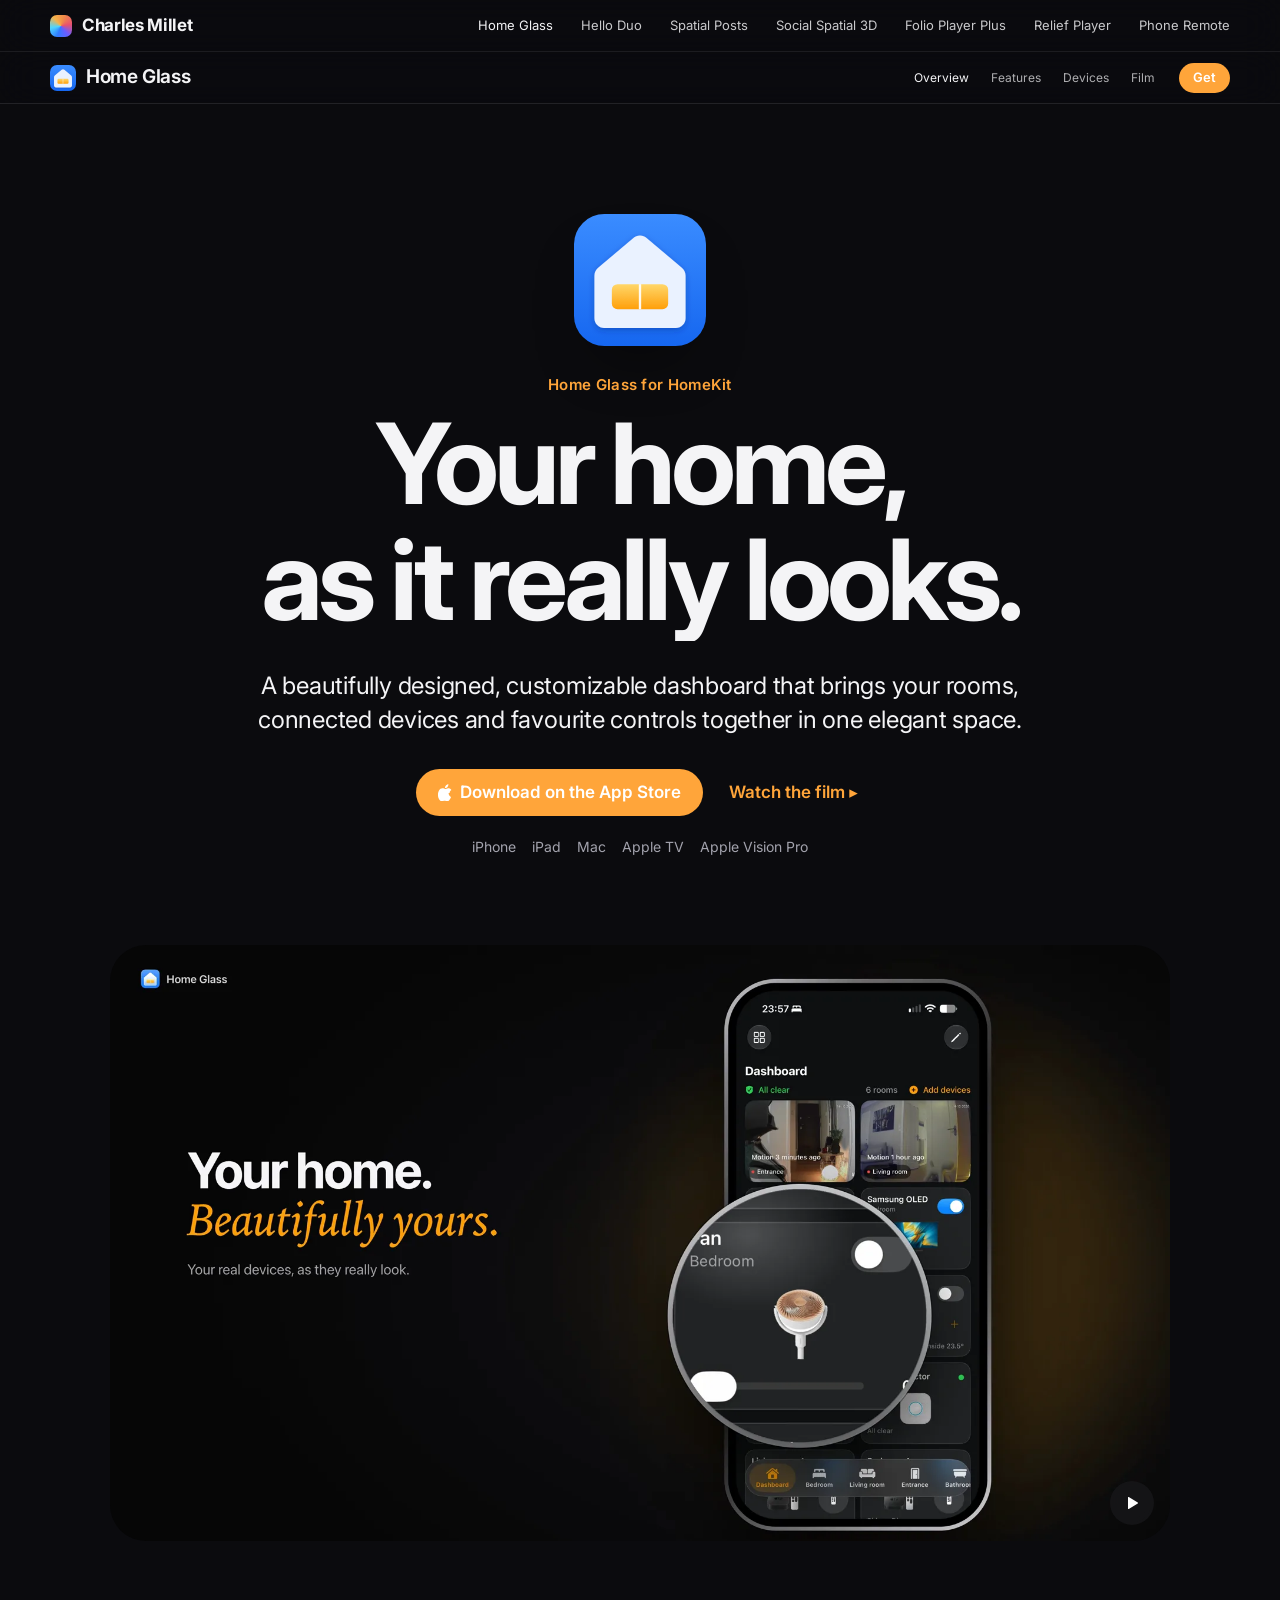
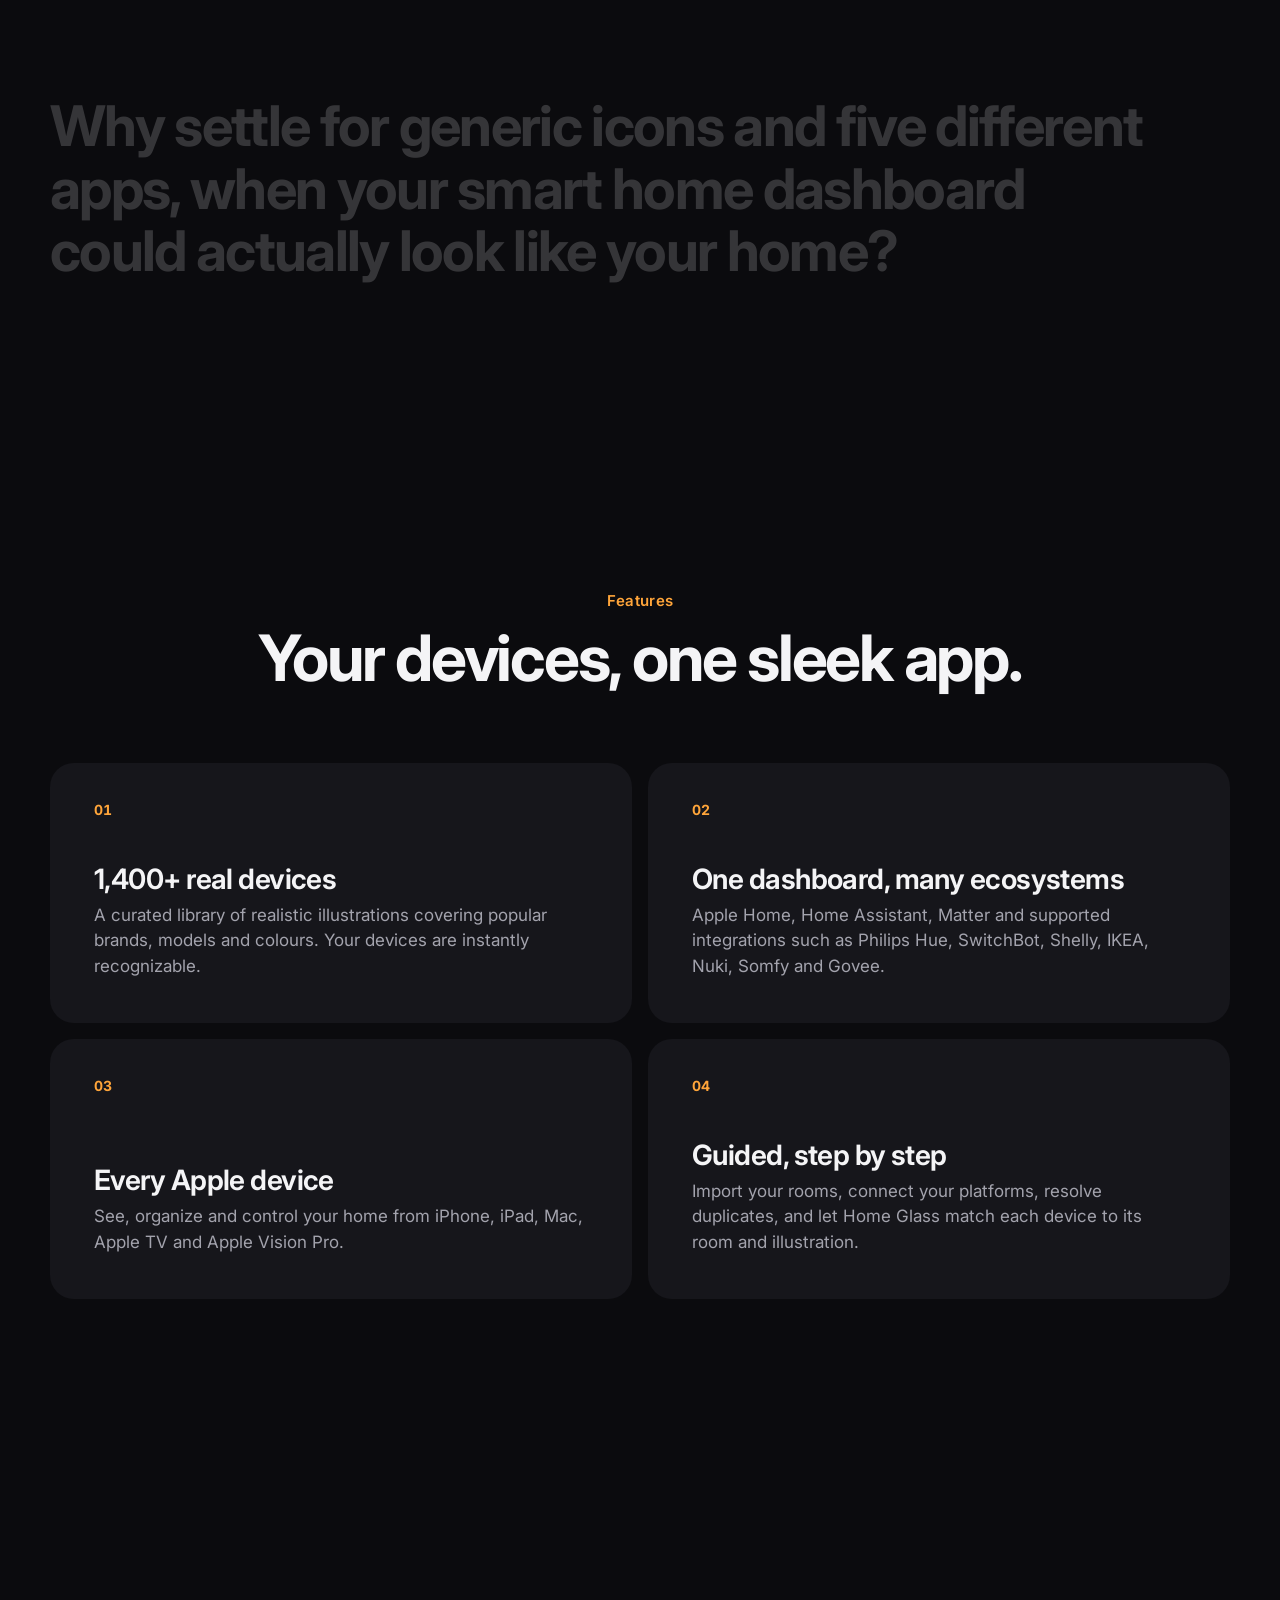
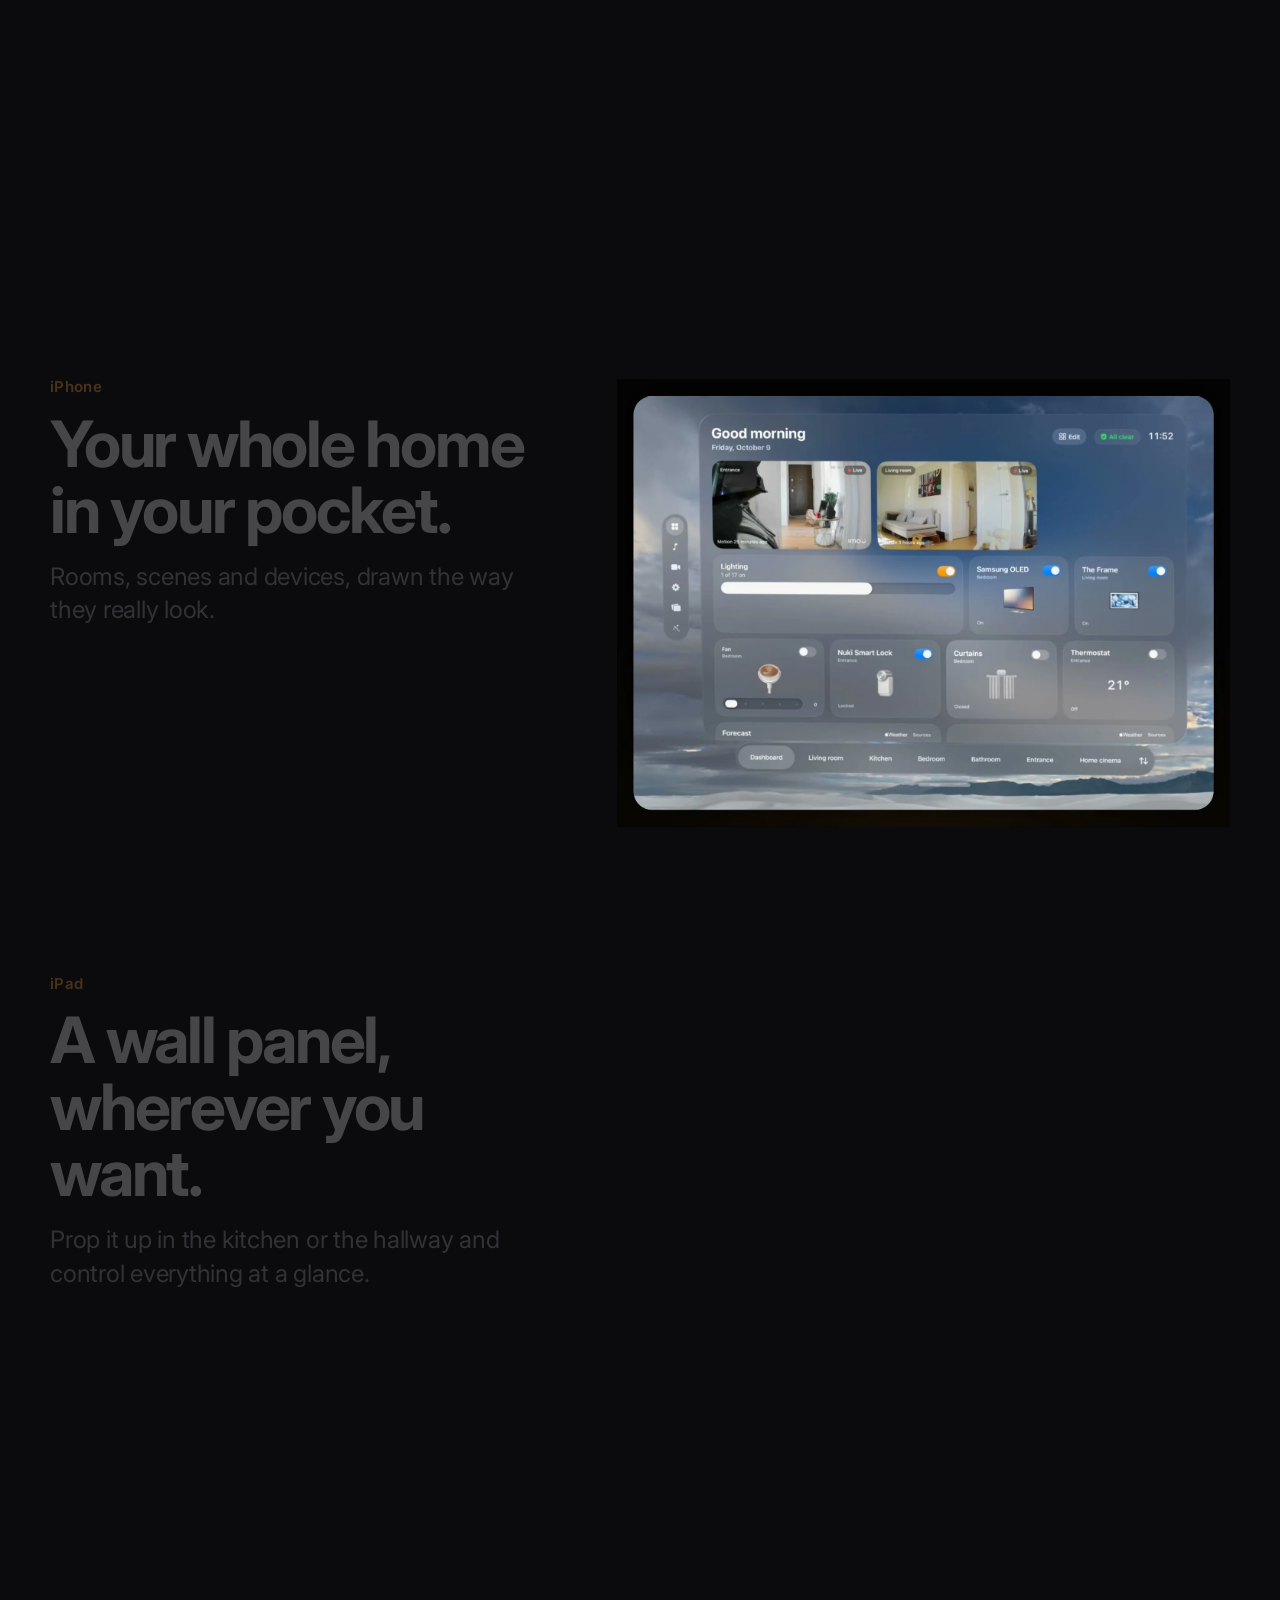
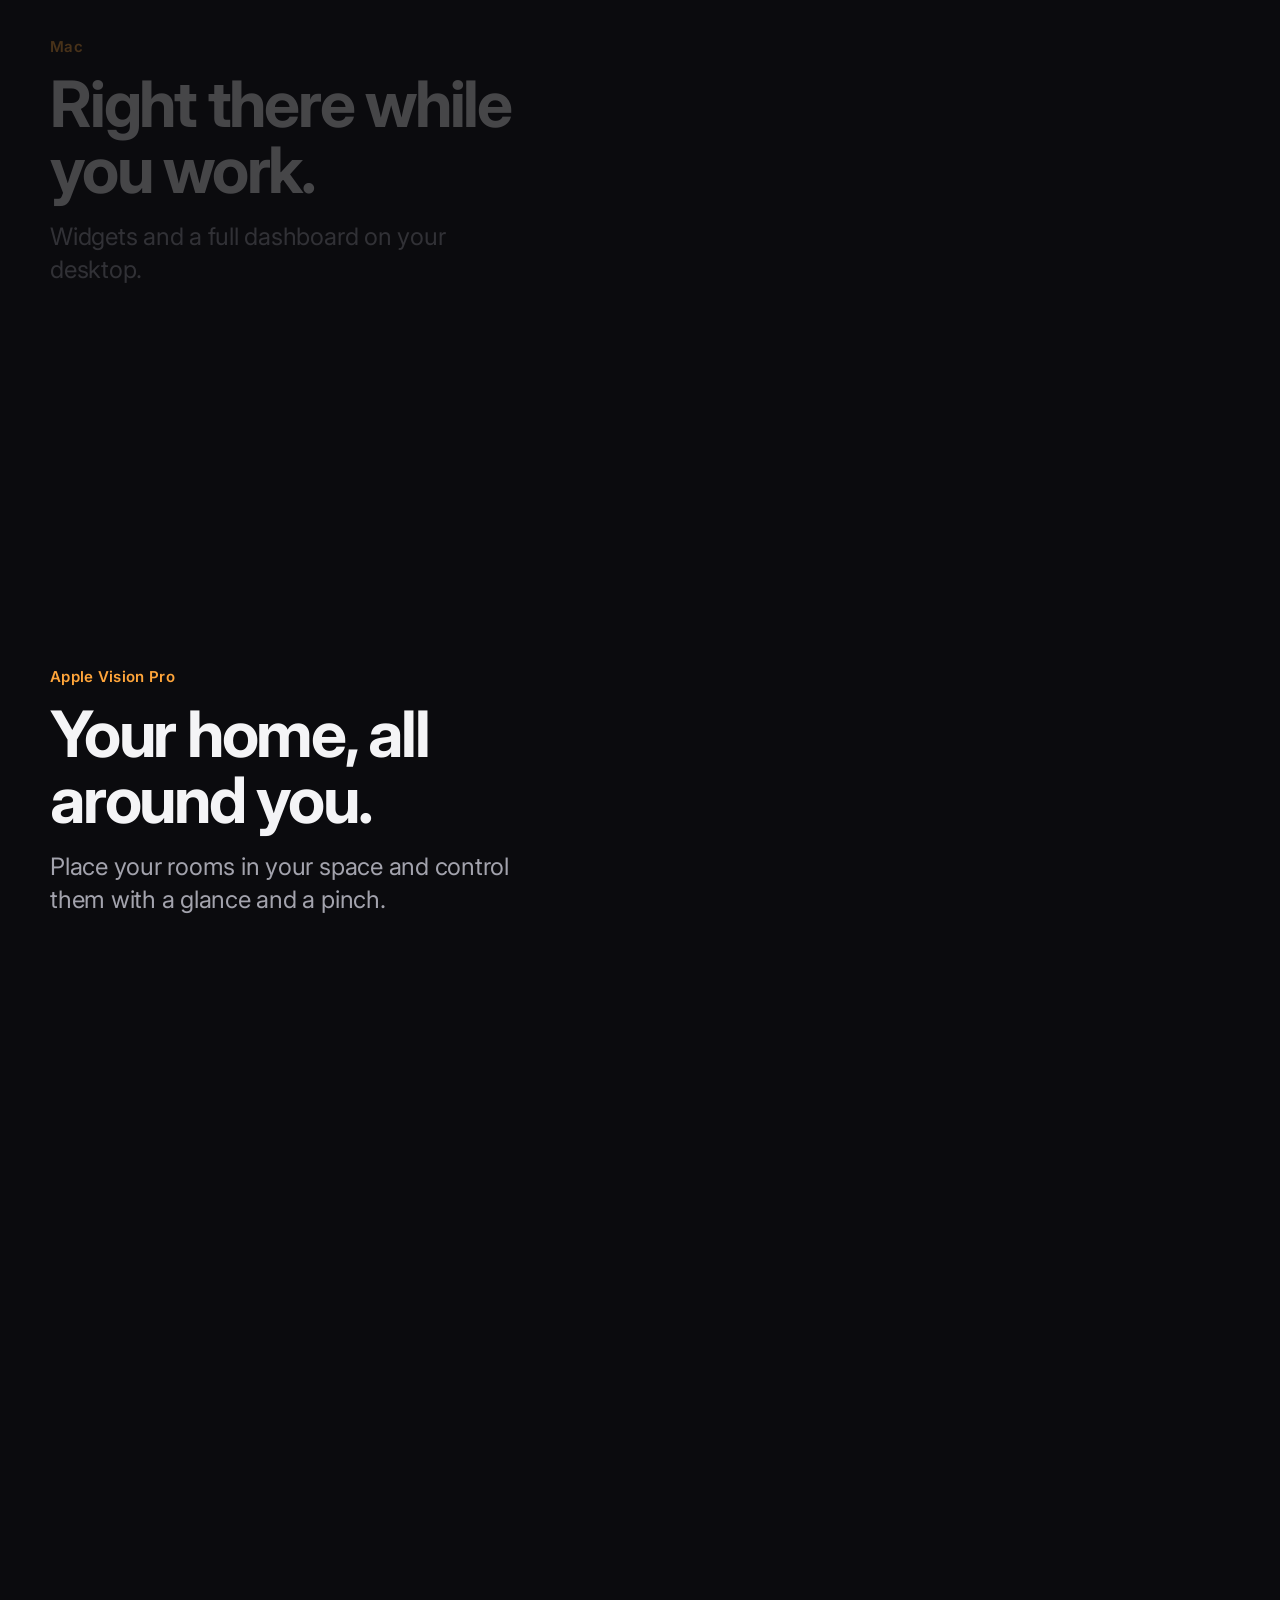
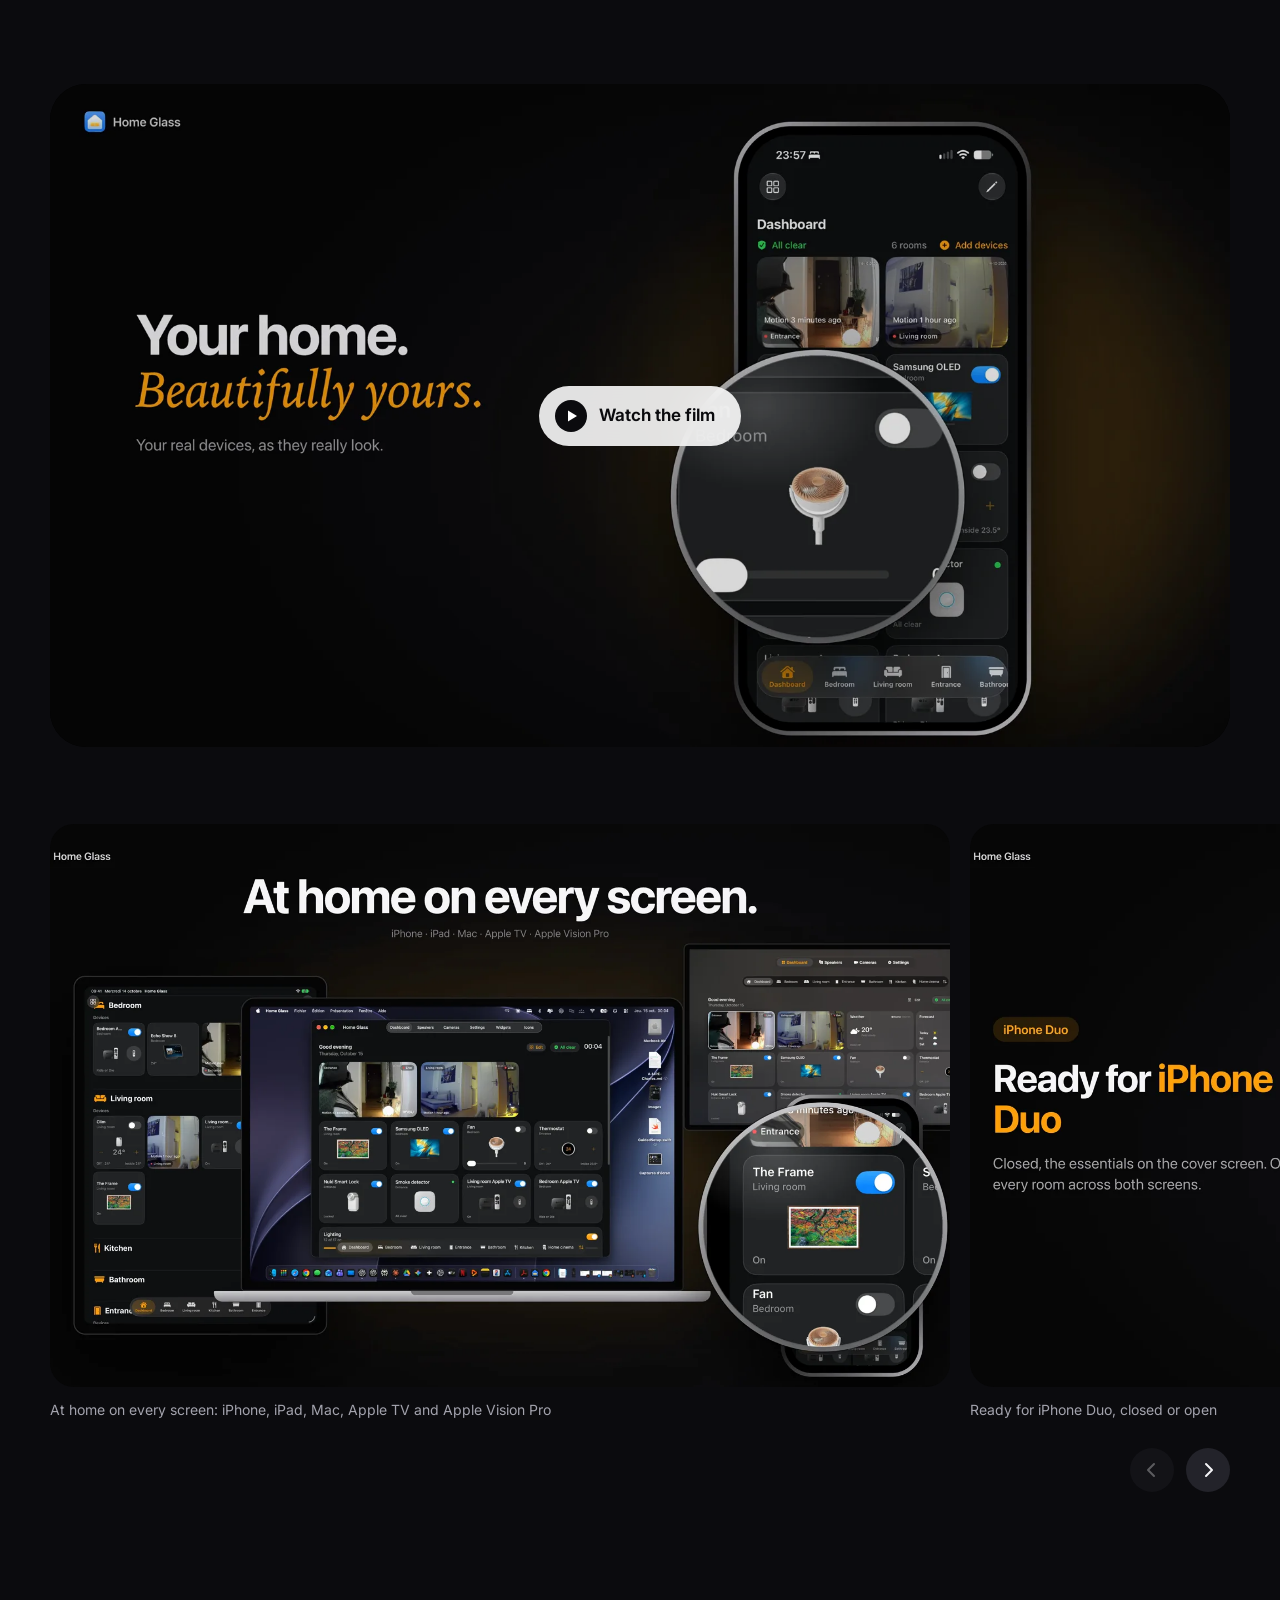
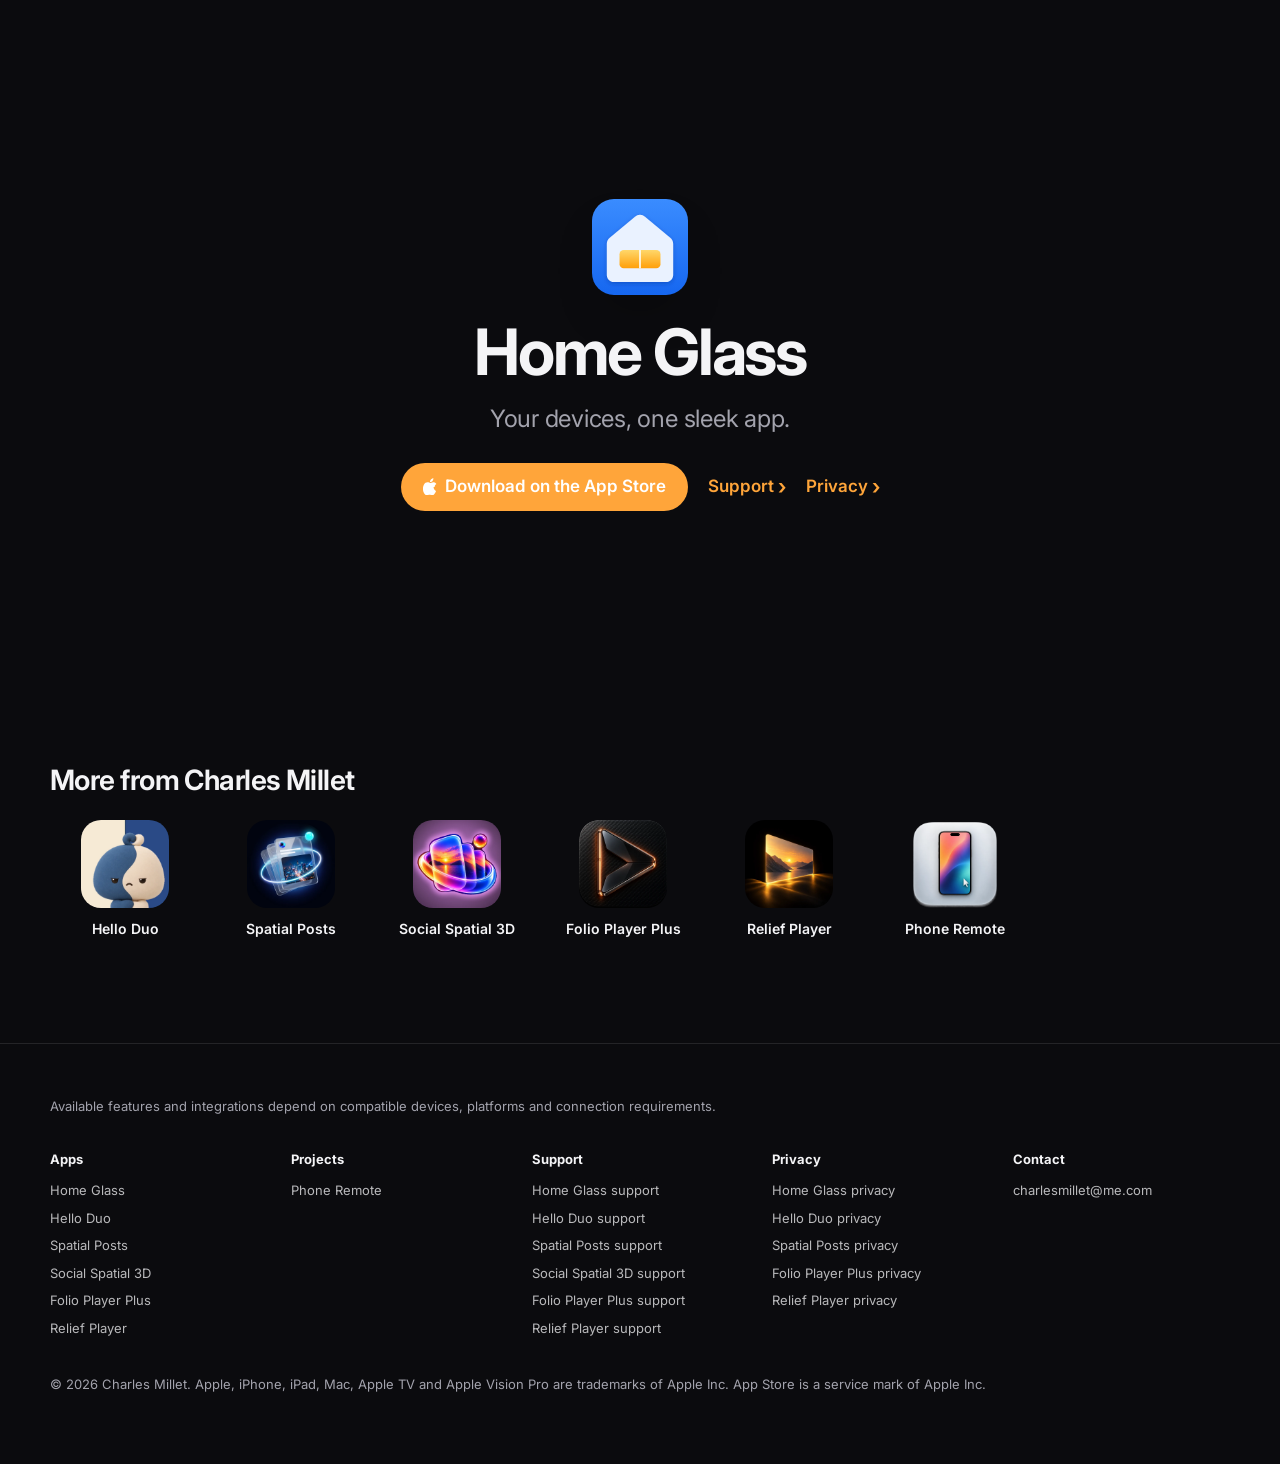
<file: apps/home-glass/index.html>
<!doctype html>
<html lang="en">
<head>
<meta charset="utf-8">
<meta name="viewport" content="width=device-width, initial-scale=1, viewport-fit=cover">
<title>Home Glass for HomeKit — Your devices, one sleek app.</title>
<meta name="description" content="A beautifully designed, customizable dashboard that brings your rooms, connected devices and favourite controls together in one elegant space.">
<link rel="canonical" href="https://charlesmillet85.github.io/apps/home-glass/">
<meta property="og:type" content="website">
<meta property="og:title" content="Home Glass for HomeKit — Your devices, one sleek app.">
<meta property="og:description" content="A beautifully designed, customizable dashboard that brings your rooms, connected devices and favourite controls together in one elegant space.">
<meta property="og:url" content="https://charlesmillet85.github.io/apps/home-glass/">
<meta property="og:image" content="https://charlesmillet85.github.io/assets/media/home-film.webp">
<meta name="twitter:card" content="summary_large_image">
<meta name="theme-color" content="#ffa53a">
<link rel="icon" href="../../assets/favicon.svg" type="image/svg+xml">
<link rel="preconnect" href="https://fonts.googleapis.com">
<link rel="preconnect" href="https://fonts.gstatic.com" crossorigin>
<link rel="stylesheet" href="https://fonts.googleapis.com/css2?family=Inter:wght@400;500;600;700&display=swap">
<link rel="stylesheet" href="../../assets/site.css">
</head>
<body class="theme-dark" style="--accent:#ffa53a;--accent-2:#2f7cff">

<header class="gnav dark">
  <nav class="wrap" aria-label="Main">
    <a class="brand" href="../../"><span class="brand-mark" aria-hidden="true"></span>Charles Millet</a>
    <button class="menu-btn" aria-label="Menu" aria-expanded="false" aria-controls="gnav-list"><span></span><span></span></button>
    <ul id="gnav-list">
      <li><a href="../../apps/home-glass/" aria-current="page">Home Glass</a></li>
      <li><a href="../../apps/hello-duo/">Hello Duo</a></li>
      <li><a href="../../apps/spatial-posts/">Spatial Posts</a></li>
      <li><a href="../../apps/social-spatial-3d/">Social Spatial 3D</a></li>
      <li><a href="../../apps/folio-player-plus/">Folio Player Plus</a></li>
      <li><a href="../../apps/relief-player/">Relief Player</a></li>
      <li><a href="../../apps/phone-remote/">Phone Remote</a></li>
    </ul>
  </nav>
</header>
<div class="lnav">
  <div class="wrap">
    <a class="lnav-title" href="#overview"><img src="../../assets/icons/home.svg" alt="">Home Glass</a>
    <div class="lnav-right">
      <nav class="lnav-links" aria-label="Home Glass"><a href="#overview">Overview</a><a href="#features">Features</a><a href="#devices">Devices</a><a href="#gallery">Film</a></nav>
      <a class="btn small" href="https://apps.apple.com/app/home-glass-for-homekit/id6817088828">Get</a>
    </div>
  </div>
</div>
<main>
  
  <section class="app-hero" id="overview" data-tilt-zone>
    <div class="wrap">
      <img class="app-icon" src="../../assets/icons/home.svg" alt="Home Glass icon" data-tilt="16">
      <p class="kicker fade-up" style="--d:.1s">Home Glass for HomeKit</p>
      <h1 class="display"><span class="hero-line"><span style="--d:0.15s">Your home,</span></span><span class="hero-line"><span style="--d:0.27s">as it really looks.</span></span></h1>
      <p class="lead fade-up" style="--d:.45s">A beautifully designed, customizable dashboard that brings your rooms, connected devices and favourite controls together in one elegant space.</p>
      <div class="btns fade-up" style="--d:.55s">
        <a class="btn " href="https://apps.apple.com/app/home-glass-for-homekit/id6817088828"><svg viewBox="0 0 14 17" width="14" height="17" fill="currentColor" aria-hidden="true"><path d="M11.6 9c0-2 1.7-3 1.8-3.1-1-1.4-2.5-1.6-3-1.7-1.3-.1-2.5.8-3.2.8-.6 0-1.6-.7-2.7-.7C3.1 4.3 1.8 5.1 1 6.4-.5 9-.4 13 1.1 15.2c.7 1 1.6 2.2 2.7 2.2 1 0 1.5-.7 2.8-.7s1.6.7 2.7.7c1.1 0 1.9-1.1 2.6-2.1.8-1.2 1.1-2.3 1.1-2.4 0 0-2.4-.9-2.4-3.9ZM9.5 2.9c.6-.7 1-1.7.9-2.7-.9 0-1.9.6-2.5 1.3-.5.6-1 1.6-.9 2.6 1 .1 1.9-.5 2.5-1.2Z"/></svg> Download on the App Store</a>
        <button class="link no-arrow" style="background:none;border:0;cursor:pointer" data-film="../../assets/media/home-film.mp4">Watch the film ▸</button>
      </div>
      <ul class="platform-list muted fade-up" style="--d:.6s"><li>iPhone</li><li>iPad</li><li>Mac</li><li>Apple TV</li><li>Apple Vision Pro</li></ul>
    </div>
    <div class="expand" data-scrub="expand">
      <div class="expand-inner">
          <video data-loop muted playsinline loop preload="metadata" poster="../../assets/media/home-film.webp" aria-label="Home Glass preview"><source src="../../assets/media/home-film.mp4" type="video/mp4"></video>
          <button class="media-toggle" aria-label="Pause video"></button>
        </div>
    </div>
  </section>

  

  
  <section class="section">
    <div class="wrap">
      <p class="statement">Why settle for generic icons and five different apps, when your smart home dashboard could actually look like your home?</p>
    </div>
  </section>

  

  <section class="section" id="features">
    <div class="wrap">
      <div class="section-head reveal">
        <p class="kicker">Features</p>
        <h2 class="h2">Your devices, one sleek app.</h2>
      </div>
      <div class="features">
        
        <article class="feature reveal" style="--d:0s">
          <span class="num">01</span>
          
          <h3 class="h3">1,400+ real devices</h3>
          <p class="muted">A curated library of realistic illustrations covering popular brands, models and colours. Your devices are instantly recognizable.</p>
        </article>
        <article class="feature reveal" style="--d:0.1s">
          <span class="num">02</span>
          
          <h3 class="h3">One dashboard, many ecosystems</h3>
          <p class="muted">Apple Home, Home Assistant, Matter and supported integrations such as Philips Hue, SwitchBot, Shelly, IKEA, Nuki, Somfy and Govee.</p>
        </article>
        <article class="feature reveal" style="--d:0s">
          <span class="num">03</span>
          
          <h3 class="h3">Every Apple device</h3>
          <p class="muted">See, organize and control your home from iPhone, iPad, Mac, Apple TV and Apple Vision Pro.</p>
        </article>
        <article class="feature reveal" style="--d:0.1s">
          <span class="num">04</span>
          
          <h3 class="h3">Guided, step by step</h3>
          <p class="muted">Import your rooms, connect your platforms, resolve duplicates, and let Home Glass match each device to its room and illustration.</p>
        </article>
      </div>
    </div>
  </section>

  
  <section class="section" id="devices">
    <div class="wrap story">
      <div class="story-steps">
        
        <div class="story-step active">
          <p class="kicker">iPhone</p>
          <h3 class="h2">Your whole home in your pocket.</h3>
          <p class="lead muted">Rooms, scenes and devices, drawn the way they really look.</p>
          <img class="story-inline" src="../../assets/media/home-app-iphone.webp" alt="" loading="lazy">
        </div>
        <div class="story-step">
          <p class="kicker">iPad</p>
          <h3 class="h2">A wall panel, wherever you want.</h3>
          <p class="lead muted">Prop it up in the kitchen or the hallway and control everything at a glance.</p>
          <img class="story-inline" src="../../assets/media/home-app-ipad.webp" alt="" loading="lazy">
        </div>
        <div class="story-step">
          <p class="kicker">Mac</p>
          <h3 class="h2">Right there while you work.</h3>
          <p class="lead muted">Widgets and a full dashboard on your desktop.</p>
          <img class="story-inline" src="../../assets/media/home-app-mac.webp" alt="" loading="lazy">
        </div>
        <div class="story-step">
          <p class="kicker">Apple Vision Pro</p>
          <h3 class="h2">Your home, all around you.</h3>
          <p class="lead muted">Place your rooms in your space and control them with a glance and a pinch.</p>
          <img class="story-inline" src="../../assets/media/home-app-vision-pro.webp" alt="" loading="lazy">
        </div>
      </div>
      <div class="story-media" aria-hidden="true">
        <img src="../../assets/media/home-app-iphone.webp" alt="" loading="lazy" class="active"><img src="../../assets/media/home-app-ipad.webp" alt="" loading="lazy"><img src="../../assets/media/home-app-mac.webp" alt="" loading="lazy"><img src="../../assets/media/home-app-vision-pro.webp" alt="" loading="lazy">
      </div>
    </div>
  </section>

  
  <section class="section" id="gallery">
    
    <div class="wrap reveal scale">
      <button class="film-card" data-film="../../assets/media/home-film.mp4" aria-label="Watch the film">
        <img src="../../assets/media/home-film.webp" alt="" loading="lazy">
        <span class="film-play"><svg viewBox="0 0 32 32" aria-hidden="true"><circle cx="16" cy="16" r="16" fill="currentColor"/><path d="M13 10.5v11l9-5.5-9-5.5Z" fill="#fff"/></svg>Watch the film</span>
      </button>
    </div>
    
    <div class="gallery reveal" style="margin-top:clamp(40px,6vw,80px)">
      <div class="gallery-track">
        <figure class="gallery-item"><img src="../../assets/media/home-screens.webp" alt="At home on every screen: iPhone, iPad, Mac, Apple TV and Apple Vision Pro" loading="lazy"><figcaption class="muted">At home on every screen: iPhone, iPad, Mac, Apple TV and Apple Vision Pro</figcaption></figure><figure class="gallery-item"><img src="../../assets/media/home-duo.webp" alt="Ready for iPhone Duo, closed or open" loading="lazy"><figcaption class="muted">Ready for iPhone Duo, closed or open</figcaption></figure><figure class="gallery-item"><img src="../../assets/media/home-library.webp" alt="Find your exact model in the device library" loading="lazy"><figcaption class="muted">Find your exact model in the device library</figcaption></figure><figure class="gallery-item"><img src="../../assets/media/home-features.webp" alt="Some of the features" loading="lazy"><figcaption class="muted">Some of the features</figcaption></figure><figure class="gallery-item"><img src="../../assets/media/home-mac-widgets.webp" alt="Home Glass widgets on the Mac desktop" loading="lazy"><figcaption class="muted">Home Glass widgets on the Mac desktop</figcaption></figure>
      </div>
      <div class="wrap gallery-nav"><button class="round-btn prev" aria-label="Previous"><svg viewBox="0 0 18 18" fill="none" stroke="currentColor" stroke-width="2" stroke-linecap="round" stroke-linejoin="round" aria-hidden="true"><path d="M11 3 5 9l6 6"/></svg></button><button class="round-btn next" aria-label="Next"><svg viewBox="0 0 18 18" fill="none" stroke="currentColor" stroke-width="2" stroke-linecap="round" stroke-linejoin="round" aria-hidden="true"><path d="m7 3 6 6-6 6"/></svg></button></div>
    </div>
  </section>

  

  <section class="section cta">
    <div class="wrap reveal">
      <img src="../../assets/icons/home.svg" alt="">
      <h2 class="h2">Home Glass</h2>
      <p class="lead muted" style="margin:0 auto">Your devices, one sleek app.</p>
      <div class="btns">
        <a class="btn " href="https://apps.apple.com/app/home-glass-for-homekit/id6817088828"><svg viewBox="0 0 14 17" width="14" height="17" fill="currentColor" aria-hidden="true"><path d="M11.6 9c0-2 1.7-3 1.8-3.1-1-1.4-2.5-1.6-3-1.7-1.3-.1-2.5.8-3.2.8-.6 0-1.6-.7-2.7-.7C3.1 4.3 1.8 5.1 1 6.4-.5 9-.4 13 1.1 15.2c.7 1 1.6 2.2 2.7 2.2 1 0 1.5-.7 2.8-.7s1.6.7 2.7.7c1.1 0 1.9-1.1 2.6-2.1.8-1.2 1.1-2.3 1.1-2.4 0 0-2.4-.9-2.4-3.9ZM9.5 2.9c.6-.7 1-1.7.9-2.7-.9 0-1.9.6-2.5 1.3-.5.6-1 1.6-.9 2.6 1 .1 1.9-.5 2.5-1.2Z"/></svg> Download on the App Store</a>
        <a class="link" href="https://charlesmillet85.github.io/spatial-home/">Support</a>
        <a class="link" href="https://charlesmillet85.github.io/spatial-home/privacy">Privacy</a>
      </div>
    </div>
  </section>

  <section class="section tight">
    <div class="wrap">
      <h2 class="h3" style="margin-bottom:24px">More from Charles Millet</h2>
      <div class="more-apps">
        <a class="more-app" href="../../apps/hello-duo/"><img src="../../assets/icons/hello.webp" alt="">Hello Duo</a><a class="more-app" href="../../apps/spatial-posts/"><img src="../../assets/icons/posts.webp" alt="">Spatial Posts</a><a class="more-app" href="../../apps/social-spatial-3d/"><img src="../../assets/icons/ss3d.webp" alt="">Social Spatial 3D</a><a class="more-app" href="../../apps/folio-player-plus/"><img src="../../assets/icons/folio.webp" alt="">Folio Player Plus</a><a class="more-app" href="../../apps/relief-player/"><img src="../../assets/icons/relief.webp" alt="">Relief Player</a><a class="more-app" href="../../apps/phone-remote/"><img src="../../assets/icons/remote.webp" alt="">Phone Remote</a>
      </div>
    </div>
  </section>
</main>

<dialog class="film-dialog" aria-label="Watch the film">
  <button class="dialog-close" aria-label="Close">×</button>
  <video controls playsinline preload="none"></video>
</dialog>

<footer class="footer dark">
  <div class="wrap">
    <p class="note muted">Available features and integrations depend on compatible devices, platforms and connection requirements.</p>
    <div class="footer-cols">
      <div>
        <h4>Apps</h4>
        <ul><li><a href="../../apps/home-glass/">Home Glass</a></li><li><a href="../../apps/hello-duo/">Hello Duo</a></li><li><a href="../../apps/spatial-posts/">Spatial Posts</a></li><li><a href="../../apps/social-spatial-3d/">Social Spatial 3D</a></li><li><a href="../../apps/folio-player-plus/">Folio Player Plus</a></li><li><a href="../../apps/relief-player/">Relief Player</a></li></ul>
      </div>
      <div>
        <h4>Projects</h4>
        <ul><li><a href="../../apps/phone-remote/">Phone Remote</a></li></ul>
      </div>
      <div>
        <h4>Support</h4>
        <ul>
          <li><a href="https://charlesmillet85.github.io/spatial-home/">Home Glass support</a></li><li><a href="https://charlesmillet85.github.io/hello-duo/">Hello Duo support</a></li><li><a href="https://charlesmillet85.github.io/spatial-posts/">Spatial Posts support</a></li><li><a href="mailto:charlesmillet@me.com?subject=Social%20Spatial%203D">Social Spatial 3D support</a></li><li><a href="https://charlesmillet85.github.io/folioplayerplus/support.html">Folio Player Plus support</a></li><li><a href="https://charlesmillet85.github.io/relief/">Relief Player support</a></li>
        </ul>
      </div>
      <div>
        <h4>Privacy</h4>
        <ul>
          <li><a href="https://charlesmillet85.github.io/spatial-home/privacy">Home Glass privacy</a></li><li><a href="https://charlesmillet85.github.io/hello-duo/privacy.html">Hello Duo privacy</a></li><li><a href="https://charlesmillet85.github.io/spatial-posts/privacy">Spatial Posts privacy</a></li><li><a href="https://charlesmillet85.github.io/folioplayerplus/privacy.html">Folio Player Plus privacy</a></li><li><a href="https://charlesmillet85.github.io/relief/privacy.html">Relief Player privacy</a></li>
        </ul>
      </div>
      <div>
        <h4>Contact</h4>
        <ul><li><a href="mailto:charlesmillet@me.com">charlesmillet@me.com</a></li></ul>
      </div>
    </div>
    <p class="muted">© 2026 Charles Millet. Apple, iPhone, iPad, Mac, Apple TV and Apple Vision Pro are trademarks of Apple Inc. App Store is a service mark of Apple Inc.</p>
  </div>
</footer>
<script src="../../assets/site.js" defer></script>
</body>
</html>
</file>
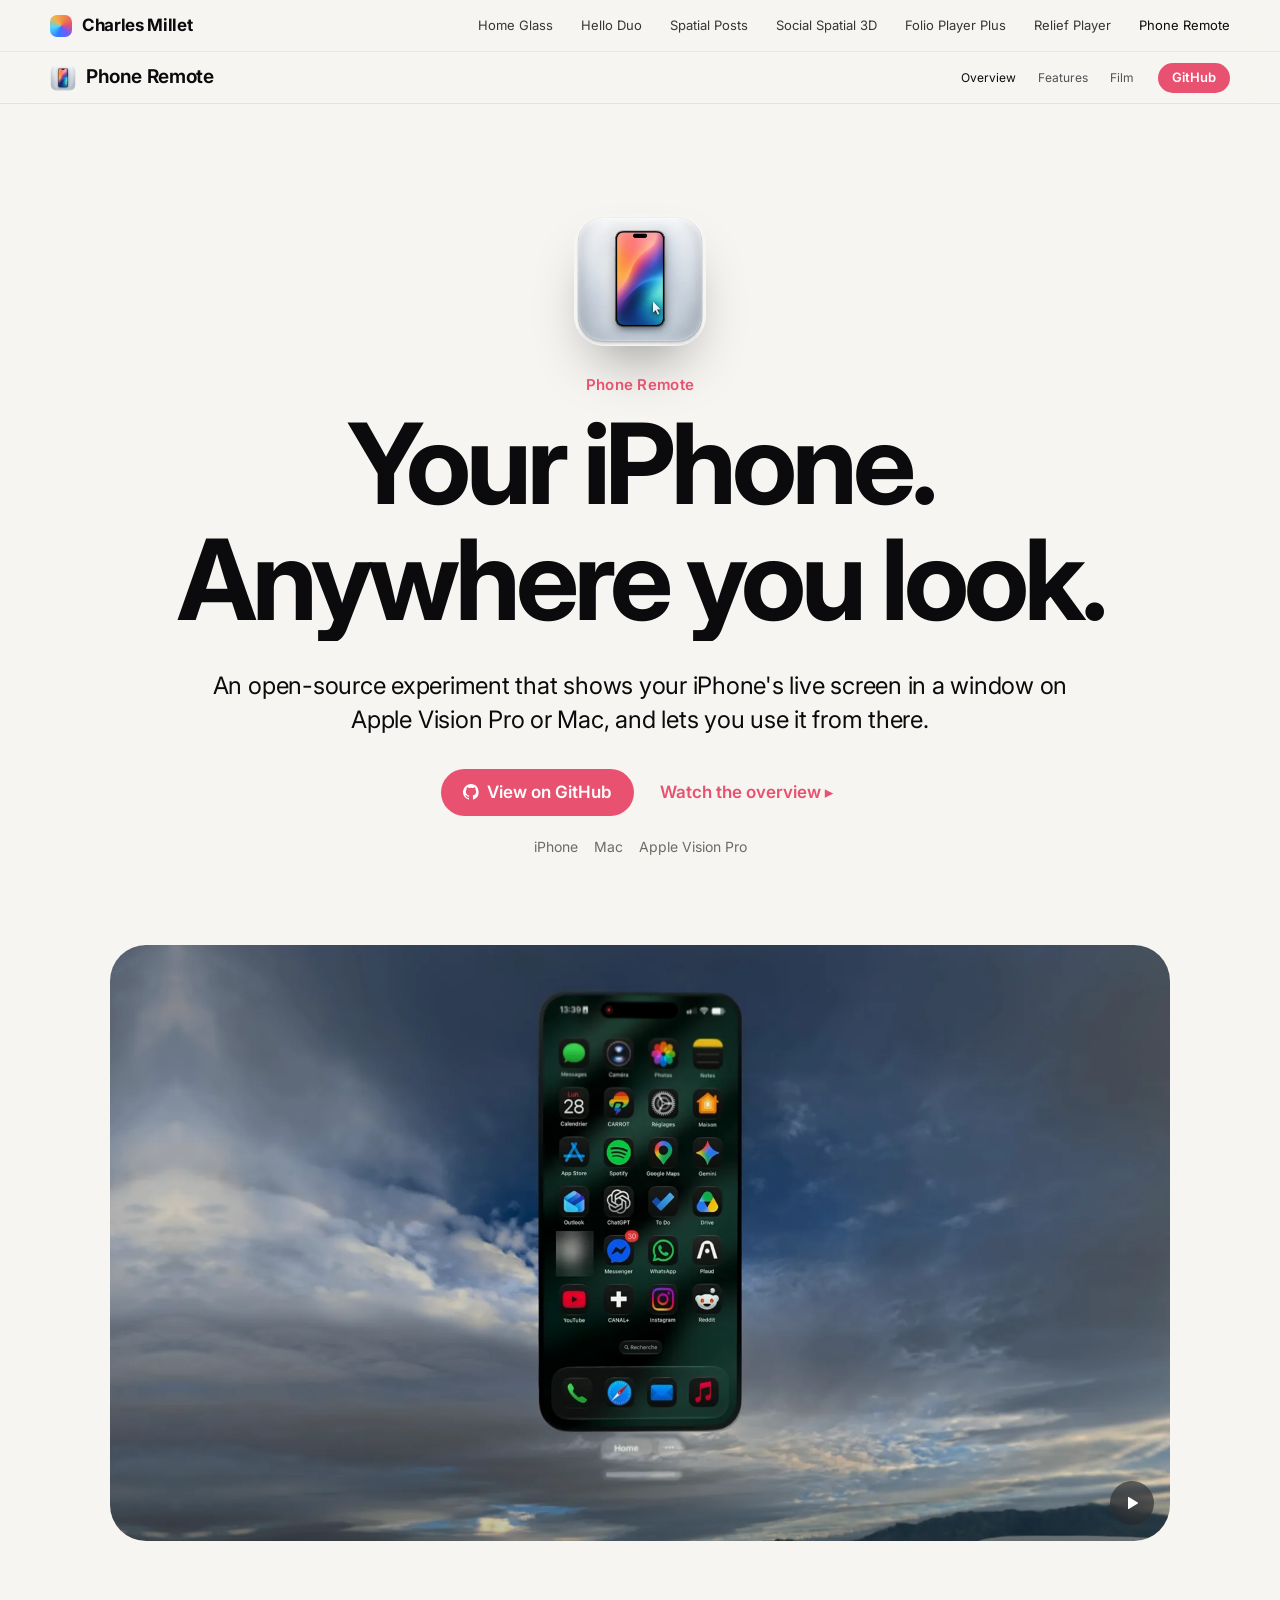
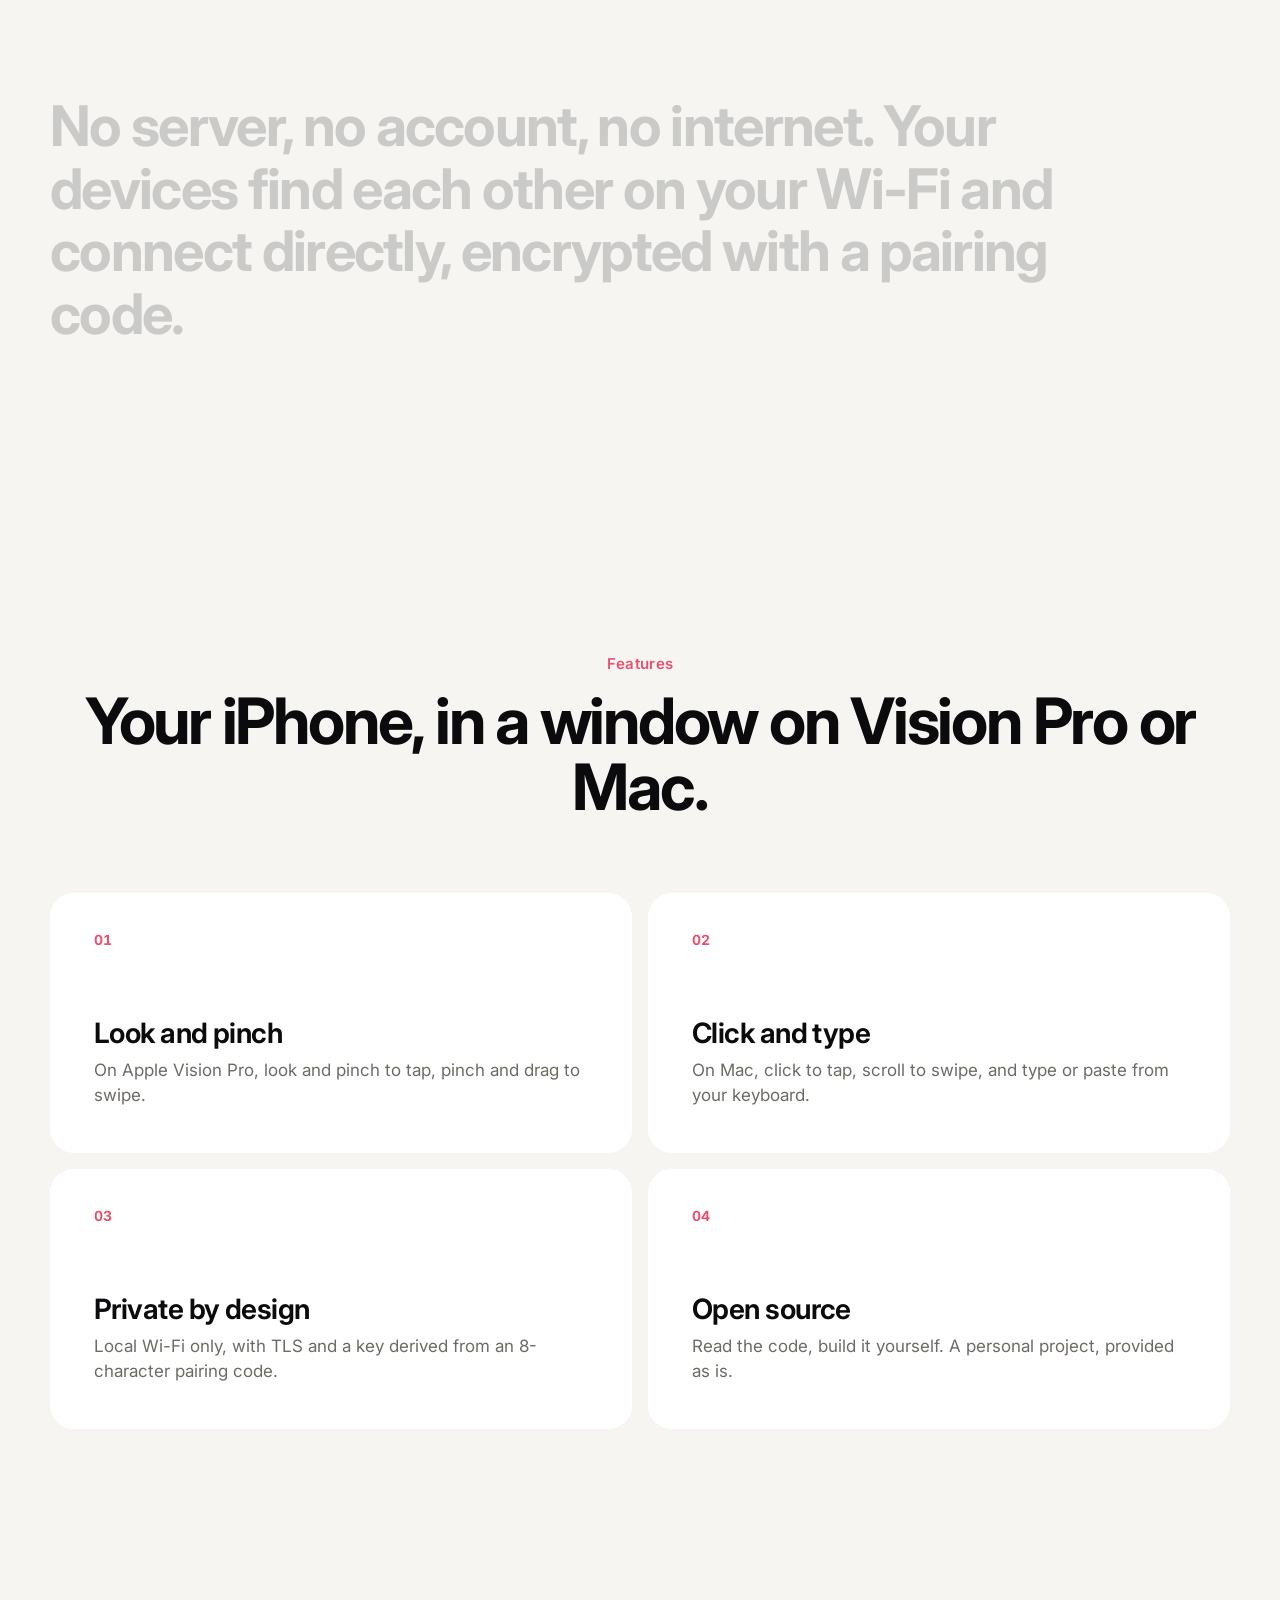
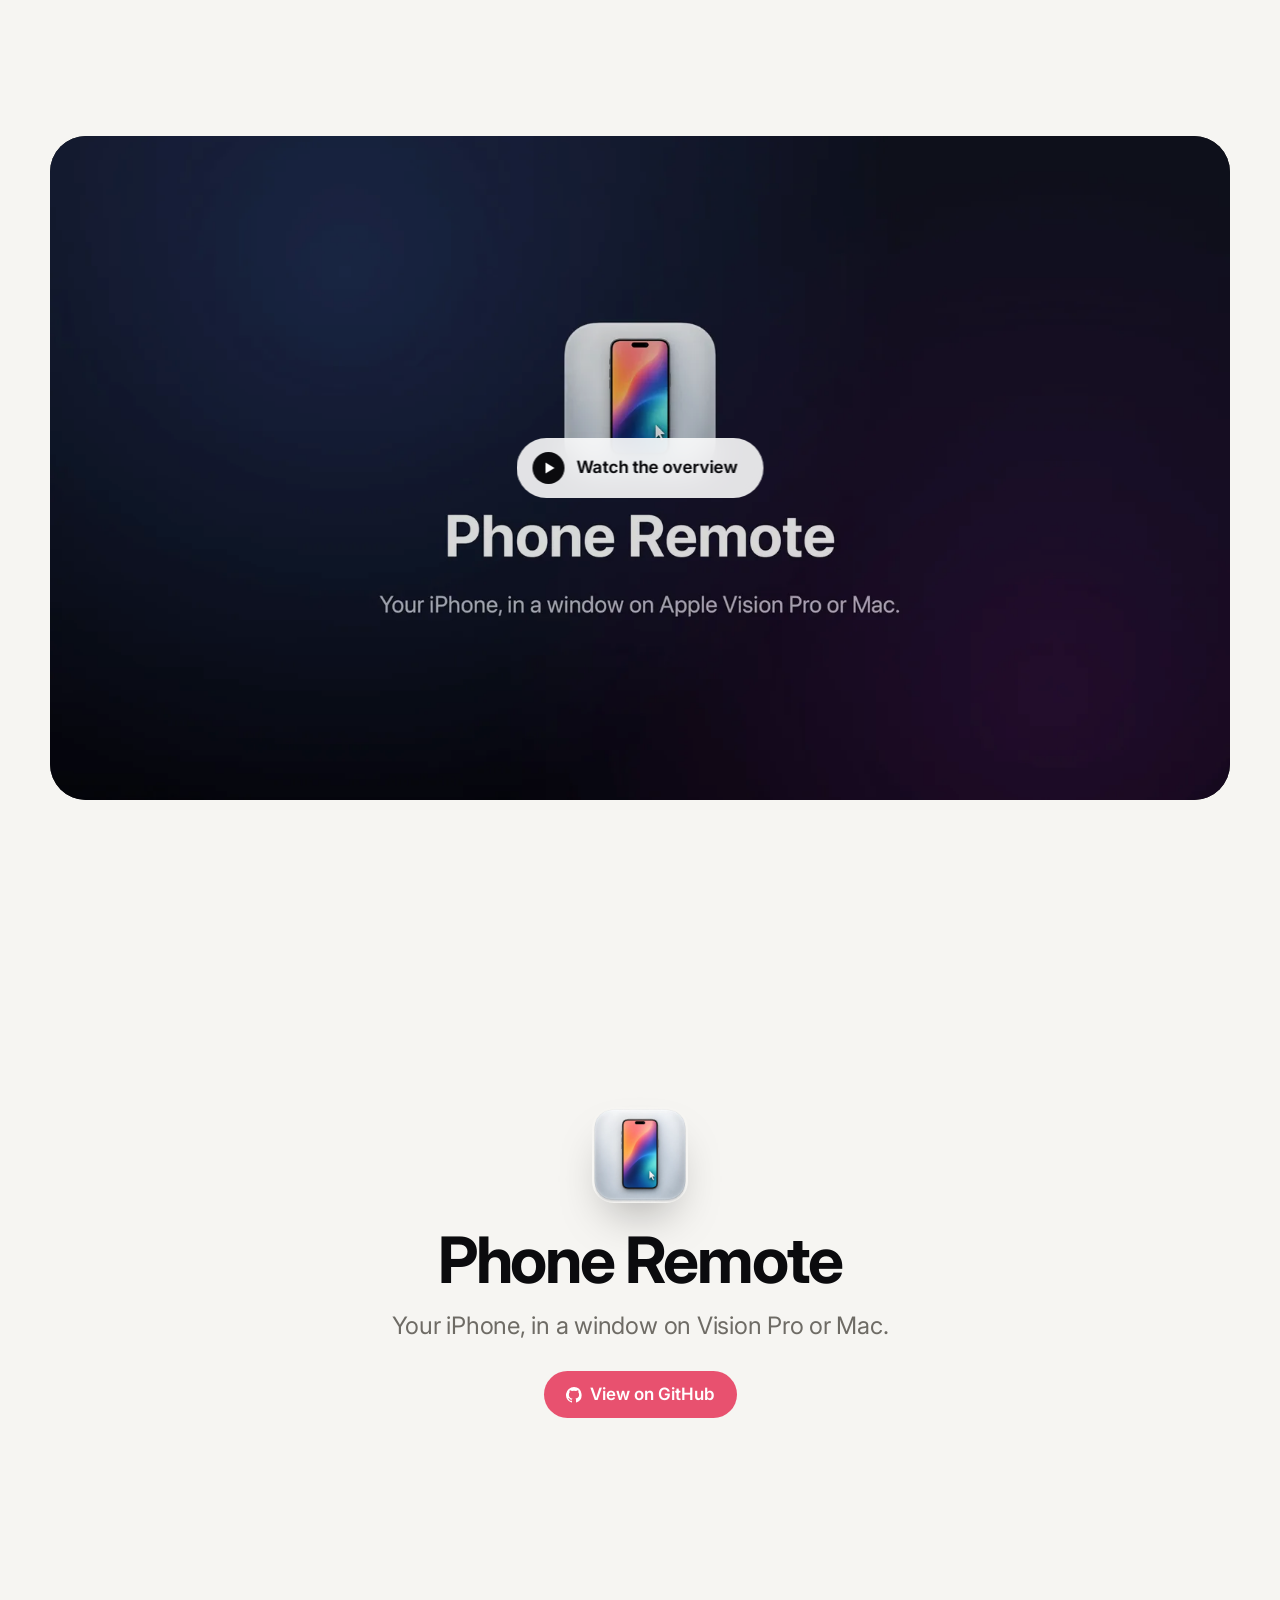
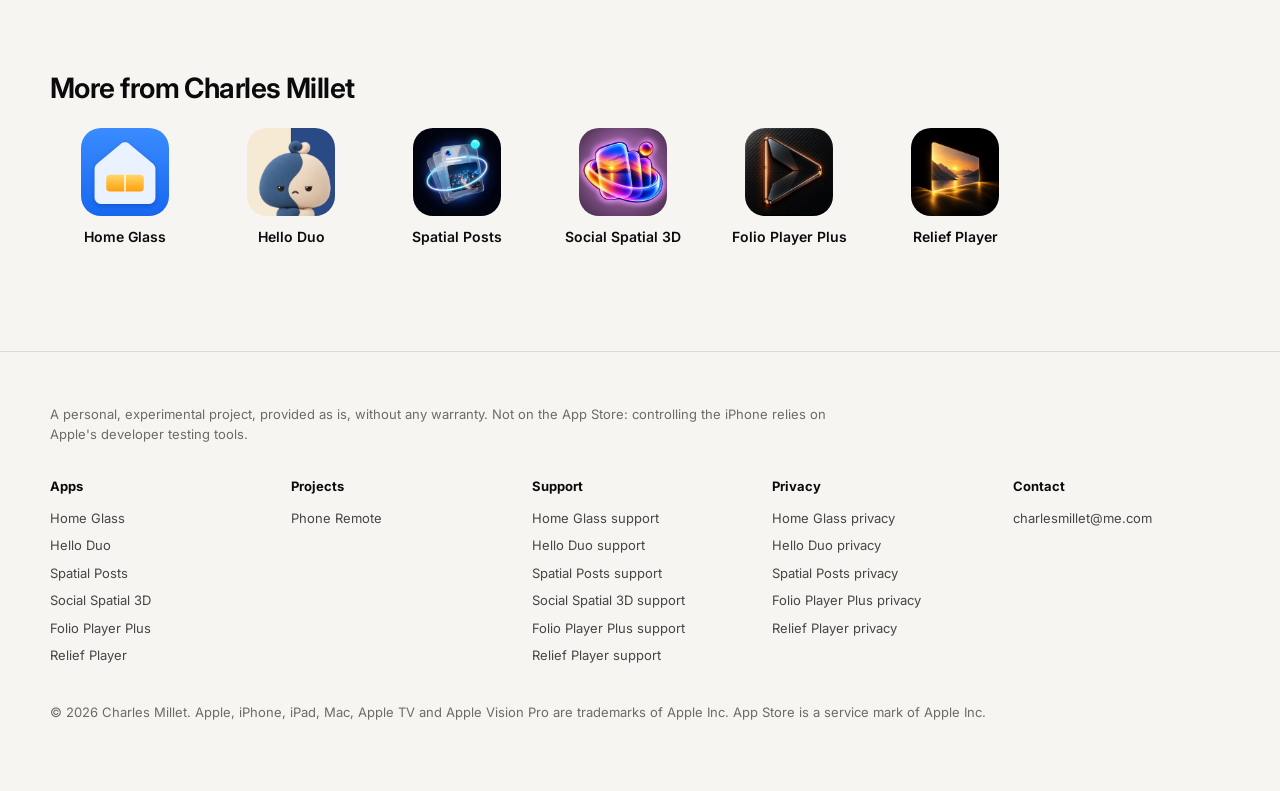
<file: apps/phone-remote/index.html>
<!doctype html>
<html lang="en">
<head>
<meta charset="utf-8">
<meta name="viewport" content="width=device-width, initial-scale=1, viewport-fit=cover">
<title>Phone Remote — Your iPhone, in a window on Vision Pro or Mac.</title>
<meta name="description" content="An open-source experiment that shows your iPhone's live screen in a window on Apple Vision Pro or Mac, and lets you use it from there.">
<link rel="canonical" href="https://charlesmillet85.github.io/apps/phone-remote/">
<meta property="og:type" content="website">
<meta property="og:title" content="Phone Remote — Your iPhone, in a window on Vision Pro or Mac.">
<meta property="og:description" content="An open-source experiment that shows your iPhone's live screen in a window on Apple Vision Pro or Mac, and lets you use it from there.">
<meta property="og:url" content="https://charlesmillet85.github.io/apps/phone-remote/">
<meta property="og:image" content="https://charlesmillet85.github.io/assets/media/remote-loop.webp">
<meta name="twitter:card" content="summary_large_image">
<meta name="theme-color" content="#e8516f">
<link rel="icon" href="../../assets/favicon.svg" type="image/svg+xml">
<link rel="preconnect" href="https://fonts.googleapis.com">
<link rel="preconnect" href="https://fonts.gstatic.com" crossorigin>
<link rel="stylesheet" href="https://fonts.googleapis.com/css2?family=Inter:wght@400;500;600;700&display=swap">
<link rel="stylesheet" href="../../assets/site.css">
</head>
<body class="theme-light" style="--accent:#e8516f;--accent-2:#6b5cff">

<header class="gnav">
  <nav class="wrap" aria-label="Main">
    <a class="brand" href="../../"><span class="brand-mark" aria-hidden="true"></span>Charles Millet</a>
    <button class="menu-btn" aria-label="Menu" aria-expanded="false" aria-controls="gnav-list"><span></span><span></span></button>
    <ul id="gnav-list">
      <li><a href="../../apps/home-glass/">Home Glass</a></li>
      <li><a href="../../apps/hello-duo/">Hello Duo</a></li>
      <li><a href="../../apps/spatial-posts/">Spatial Posts</a></li>
      <li><a href="../../apps/social-spatial-3d/">Social Spatial 3D</a></li>
      <li><a href="../../apps/folio-player-plus/">Folio Player Plus</a></li>
      <li><a href="../../apps/relief-player/">Relief Player</a></li>
      <li><a href="../../apps/phone-remote/" aria-current="page">Phone Remote</a></li>
    </ul>
  </nav>
</header>
<div class="lnav">
  <div class="wrap">
    <a class="lnav-title" href="#overview"><img src="../../assets/icons/remote.webp" alt="">Phone Remote</a>
    <div class="lnav-right">
      <nav class="lnav-links" aria-label="Phone Remote"><a href="#overview">Overview</a><a href="#features">Features</a><a href="#gallery">Film</a></nav>
      <a class="btn small" href="https://github.com/Whatevernumberyouwant2255/Phone-remote">GitHub</a>
    </div>
  </div>
</div>
<main>
  
  <section class="app-hero" id="overview" data-tilt-zone>
    <div class="wrap">
      <img class="app-icon" src="../../assets/icons/remote.webp" alt="Phone Remote icon" data-tilt="16">
      <p class="kicker fade-up" style="--d:.1s">Phone Remote</p>
      <h1 class="display"><span class="hero-line"><span style="--d:0.15s">Your iPhone.</span></span><span class="hero-line"><span style="--d:0.27s">Anywhere you look.</span></span></h1>
      <p class="lead fade-up" style="--d:.45s">An open-source experiment that shows your iPhone's live screen in a window on Apple Vision Pro or Mac, and lets you use it from there.</p>
      <div class="btns fade-up" style="--d:.55s">
        <a class="btn " href="https://github.com/Whatevernumberyouwant2255/Phone-remote"><svg viewBox="0 0 16 16" width="16" height="16" fill="currentColor" aria-hidden="true"><path d="M8 0a8 8 0 0 0-2.5 15.6c.4 0 .5-.2.5-.4v-1.5c-2.2.5-2.7-1-2.7-1-.4-.9-.9-1.2-.9-1.2-.7-.5.1-.5.1-.5.8.1 1.2.8 1.2.8.7 1.3 1.9.9 2.3.7.1-.5.3-.9.5-1.1-1.8-.2-3.6-.9-3.6-4 0-.9.3-1.6.8-2.1-.1-.2-.4-1 .1-2.1 0 0 .7-.2 2.2.8a7.5 7.5 0 0 1 4 0c1.5-1 2.2-.8 2.2-.8.4 1.1.2 1.9.1 2.1.5.6.8 1.3.8 2.1 0 3.1-1.9 3.7-3.6 3.9.3.3.5.8.5 1.5v2.2c0 .2.1.5.6.4A8 8 0 0 0 8 0Z"/></svg> View on GitHub</a>
        <button class="link no-arrow" style="background:none;border:0;cursor:pointer" data-film="../../assets/media/remote-film.mp4">Watch the overview ▸</button>
      </div>
      <ul class="platform-list muted fade-up" style="--d:.6s"><li>iPhone</li><li>Mac</li><li>Apple Vision Pro</li></ul>
    </div>
    <div class="expand" data-scrub="expand">
      <div class="expand-inner contain">
          <video data-loop muted playsinline loop preload="metadata" poster="../../assets/media/remote-loop.webp" aria-label="Phone Remote preview"><source src="../../assets/media/remote-loop.mp4" type="video/mp4"></video>
          <button class="media-toggle" aria-label="Pause video"></button>
        </div>
    </div>
  </section>

  

  
  <section class="section">
    <div class="wrap">
      <p class="statement">No server, no account, no internet. Your devices find each other on your Wi-Fi and connect directly, encrypted with a pairing code.</p>
    </div>
  </section>

  

  <section class="section" id="features">
    <div class="wrap">
      <div class="section-head reveal">
        <p class="kicker">Features</p>
        <h2 class="h2">Your iPhone, in a window on Vision Pro or Mac.</h2>
      </div>
      <div class="features">
        
        <article class="feature reveal" style="--d:0s">
          <span class="num">01</span>
          
          <h3 class="h3">Look and pinch</h3>
          <p class="muted">On Apple Vision Pro, look and pinch to tap, pinch and drag to swipe.</p>
        </article>
        <article class="feature reveal" style="--d:0.1s">
          <span class="num">02</span>
          
          <h3 class="h3">Click and type</h3>
          <p class="muted">On Mac, click to tap, scroll to swipe, and type or paste from your keyboard.</p>
        </article>
        <article class="feature reveal" style="--d:0s">
          <span class="num">03</span>
          
          <h3 class="h3">Private by design</h3>
          <p class="muted">Local Wi-Fi only, with TLS and a key derived from an 8-character pairing code.</p>
        </article>
        <article class="feature reveal" style="--d:0.1s">
          <span class="num">04</span>
          
          <h3 class="h3">Open source</h3>
          <p class="muted">Read the code, build it yourself. A personal project, provided as is.</p>
        </article>
      </div>
    </div>
  </section>

  

  
  <section class="section" id="gallery">
    
    <div class="wrap reveal scale">
      <button class="film-card" data-film="../../assets/media/remote-film.mp4" aria-label="Watch the overview">
        <img src="../../assets/media/remote-film.webp" alt="" loading="lazy">
        <span class="film-play"><svg viewBox="0 0 32 32" aria-hidden="true"><circle cx="16" cy="16" r="16" fill="currentColor"/><path d="M13 10.5v11l9-5.5-9-5.5Z" fill="#fff"/></svg>Watch the overview</span>
      </button>
    </div>
    
  </section>

  

  <section class="section cta">
    <div class="wrap reveal">
      <img src="../../assets/icons/remote.webp" alt="">
      <h2 class="h2">Phone Remote</h2>
      <p class="lead muted" style="margin:0 auto">Your iPhone, in a window on Vision Pro or Mac.</p>
      <div class="btns">
        <a class="btn " href="https://github.com/Whatevernumberyouwant2255/Phone-remote"><svg viewBox="0 0 16 16" width="16" height="16" fill="currentColor" aria-hidden="true"><path d="M8 0a8 8 0 0 0-2.5 15.6c.4 0 .5-.2.5-.4v-1.5c-2.2.5-2.7-1-2.7-1-.4-.9-.9-1.2-.9-1.2-.7-.5.1-.5.1-.5.8.1 1.2.8 1.2.8.7 1.3 1.9.9 2.3.7.1-.5.3-.9.5-1.1-1.8-.2-3.6-.9-3.6-4 0-.9.3-1.6.8-2.1-.1-.2-.4-1 .1-2.1 0 0 .7-.2 2.2.8a7.5 7.5 0 0 1 4 0c1.5-1 2.2-.8 2.2-.8.4 1.1.2 1.9.1 2.1.5.6.8 1.3.8 2.1 0 3.1-1.9 3.7-3.6 3.9.3.3.5.8.5 1.5v2.2c0 .2.1.5.6.4A8 8 0 0 0 8 0Z"/></svg> View on GitHub</a>
        
        
      </div>
    </div>
  </section>

  <section class="section tight">
    <div class="wrap">
      <h2 class="h3" style="margin-bottom:24px">More from Charles Millet</h2>
      <div class="more-apps">
        <a class="more-app" href="../../apps/home-glass/"><img src="../../assets/icons/home.svg" alt="">Home Glass</a><a class="more-app" href="../../apps/hello-duo/"><img src="../../assets/icons/hello.webp" alt="">Hello Duo</a><a class="more-app" href="../../apps/spatial-posts/"><img src="../../assets/icons/posts.webp" alt="">Spatial Posts</a><a class="more-app" href="../../apps/social-spatial-3d/"><img src="../../assets/icons/ss3d.webp" alt="">Social Spatial 3D</a><a class="more-app" href="../../apps/folio-player-plus/"><img src="../../assets/icons/folio.webp" alt="">Folio Player Plus</a><a class="more-app" href="../../apps/relief-player/"><img src="../../assets/icons/relief.webp" alt="">Relief Player</a>
      </div>
    </div>
  </section>
</main>

<dialog class="film-dialog" aria-label="Watch the overview">
  <button class="dialog-close" aria-label="Close">×</button>
  <video controls playsinline preload="none"></video>
</dialog>

<footer class="footer">
  <div class="wrap">
    <p class="note muted">A personal, experimental project, provided as is, without any warranty. Not on the App Store: controlling the iPhone relies on Apple's developer testing tools.</p>
    <div class="footer-cols">
      <div>
        <h4>Apps</h4>
        <ul><li><a href="../../apps/home-glass/">Home Glass</a></li><li><a href="../../apps/hello-duo/">Hello Duo</a></li><li><a href="../../apps/spatial-posts/">Spatial Posts</a></li><li><a href="../../apps/social-spatial-3d/">Social Spatial 3D</a></li><li><a href="../../apps/folio-player-plus/">Folio Player Plus</a></li><li><a href="../../apps/relief-player/">Relief Player</a></li></ul>
      </div>
      <div>
        <h4>Projects</h4>
        <ul><li><a href="../../apps/phone-remote/">Phone Remote</a></li></ul>
      </div>
      <div>
        <h4>Support</h4>
        <ul>
          <li><a href="https://charlesmillet85.github.io/spatial-home/">Home Glass support</a></li><li><a href="https://charlesmillet85.github.io/hello-duo/">Hello Duo support</a></li><li><a href="https://charlesmillet85.github.io/spatial-posts/">Spatial Posts support</a></li><li><a href="mailto:charlesmillet@me.com?subject=Social%20Spatial%203D">Social Spatial 3D support</a></li><li><a href="https://charlesmillet85.github.io/folioplayerplus/support.html">Folio Player Plus support</a></li><li><a href="https://charlesmillet85.github.io/relief/">Relief Player support</a></li>
        </ul>
      </div>
      <div>
        <h4>Privacy</h4>
        <ul>
          <li><a href="https://charlesmillet85.github.io/spatial-home/privacy">Home Glass privacy</a></li><li><a href="https://charlesmillet85.github.io/hello-duo/privacy.html">Hello Duo privacy</a></li><li><a href="https://charlesmillet85.github.io/spatial-posts/privacy">Spatial Posts privacy</a></li><li><a href="https://charlesmillet85.github.io/folioplayerplus/privacy.html">Folio Player Plus privacy</a></li><li><a href="https://charlesmillet85.github.io/relief/privacy.html">Relief Player privacy</a></li>
        </ul>
      </div>
      <div>
        <h4>Contact</h4>
        <ul><li><a href="mailto:charlesmillet@me.com">charlesmillet@me.com</a></li></ul>
      </div>
    </div>
    <p class="muted">© 2026 Charles Millet. Apple, iPhone, iPad, Mac, Apple TV and Apple Vision Pro are trademarks of Apple Inc. App Store is a service mark of Apple Inc.</p>
  </div>
</footer>
<script src="../../assets/site.js" defer></script>
</body>
</html>
</file>
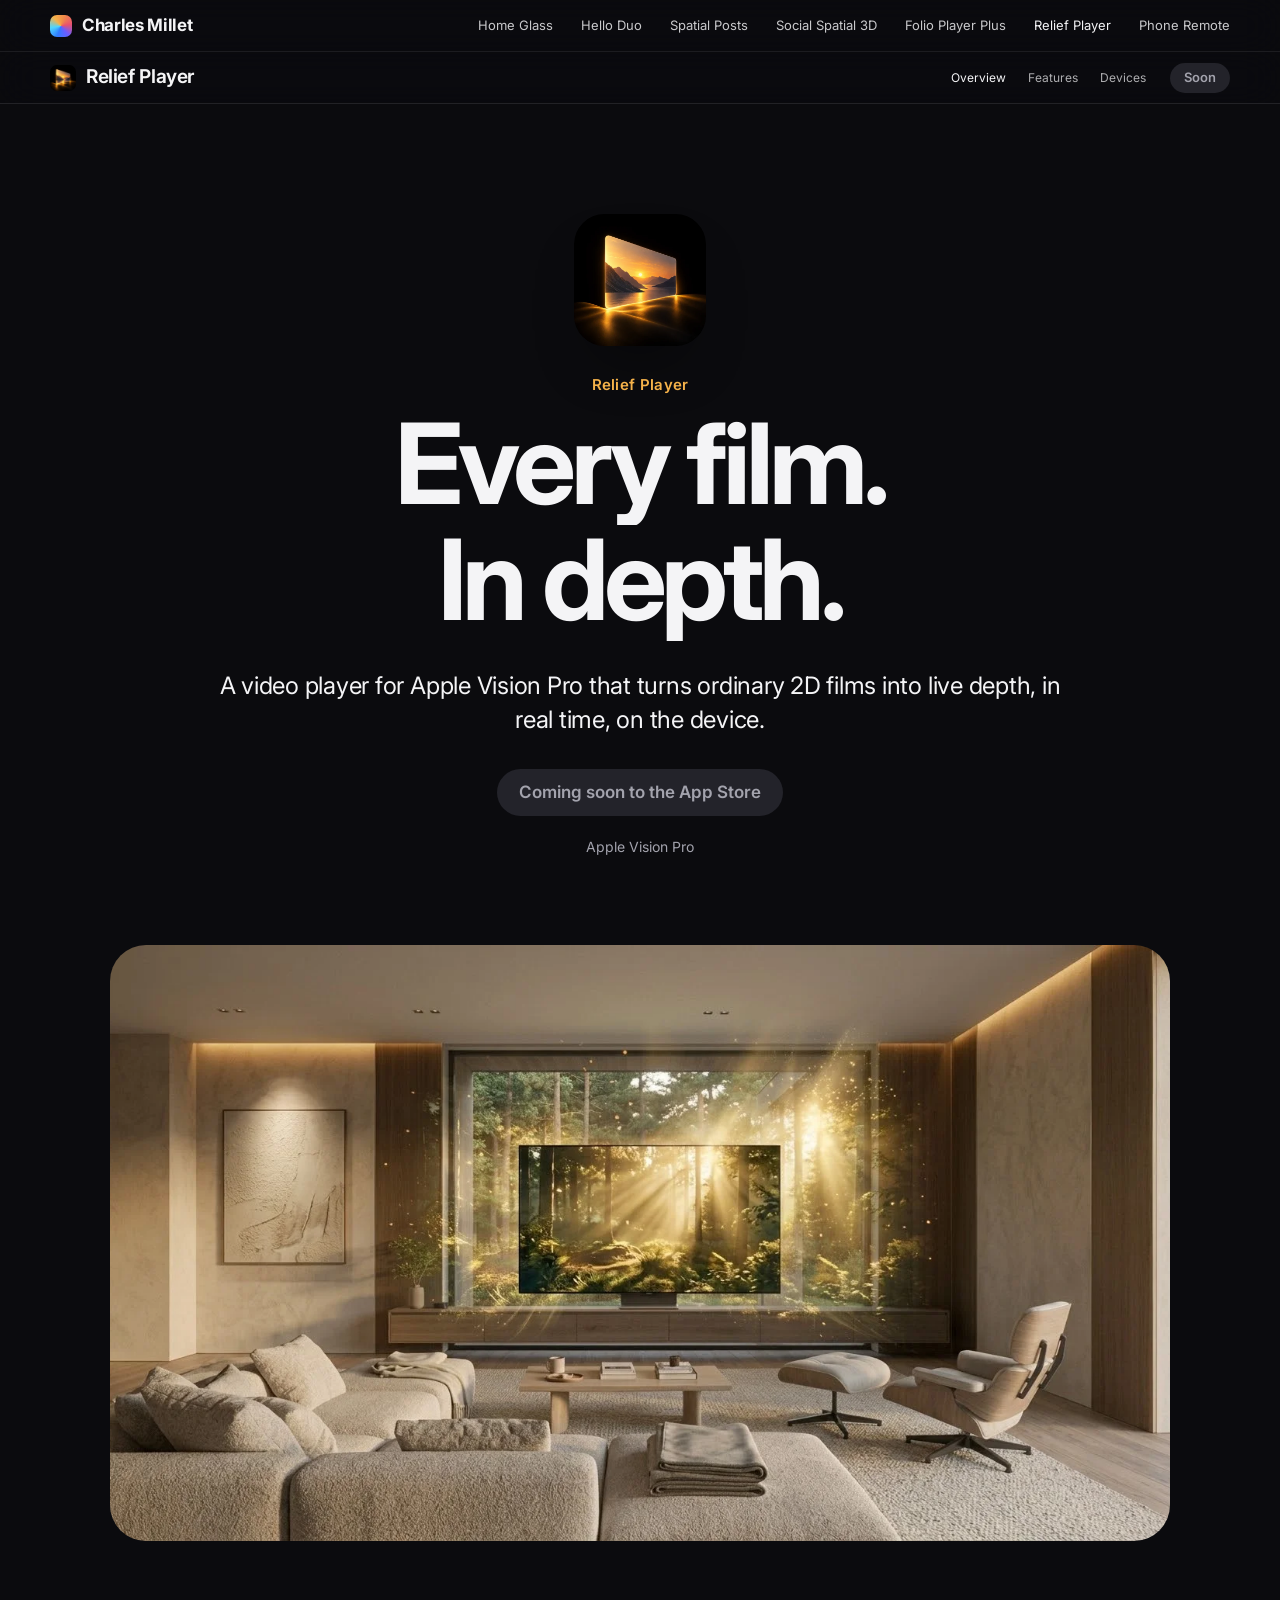
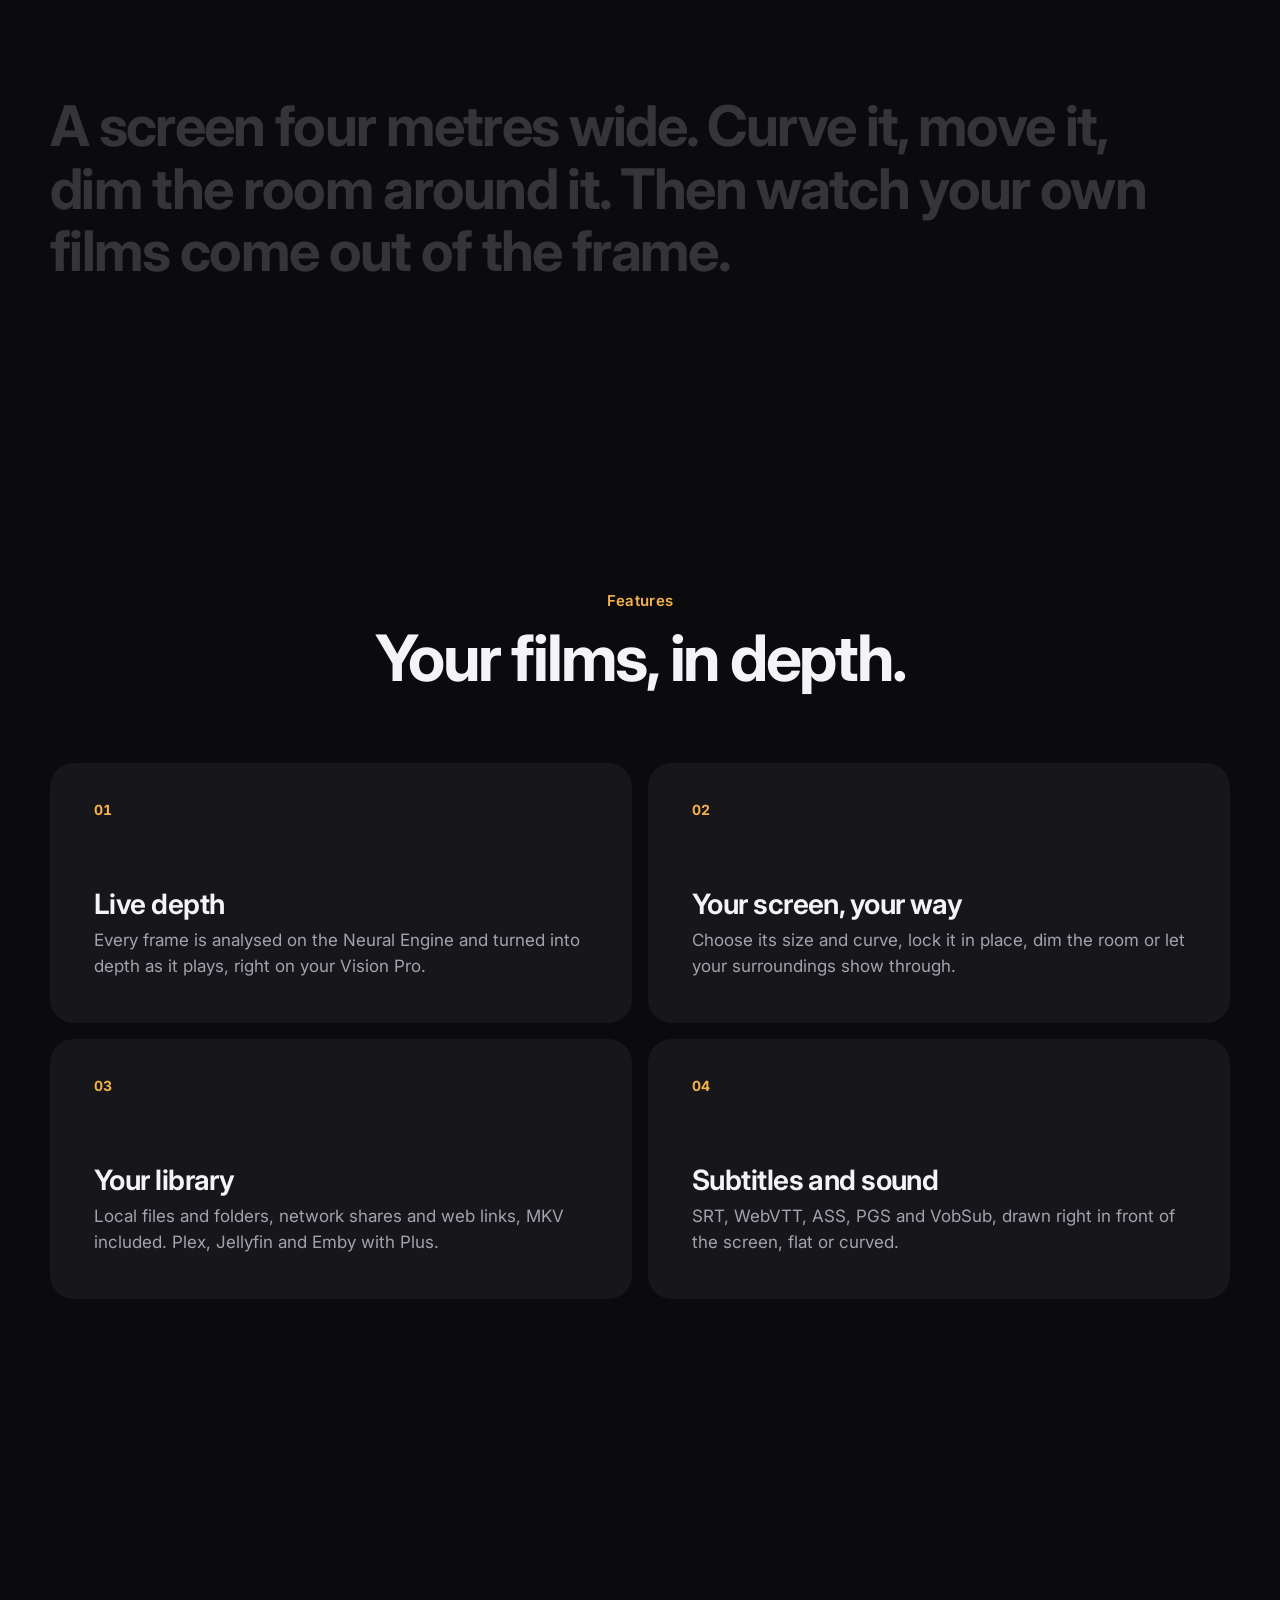
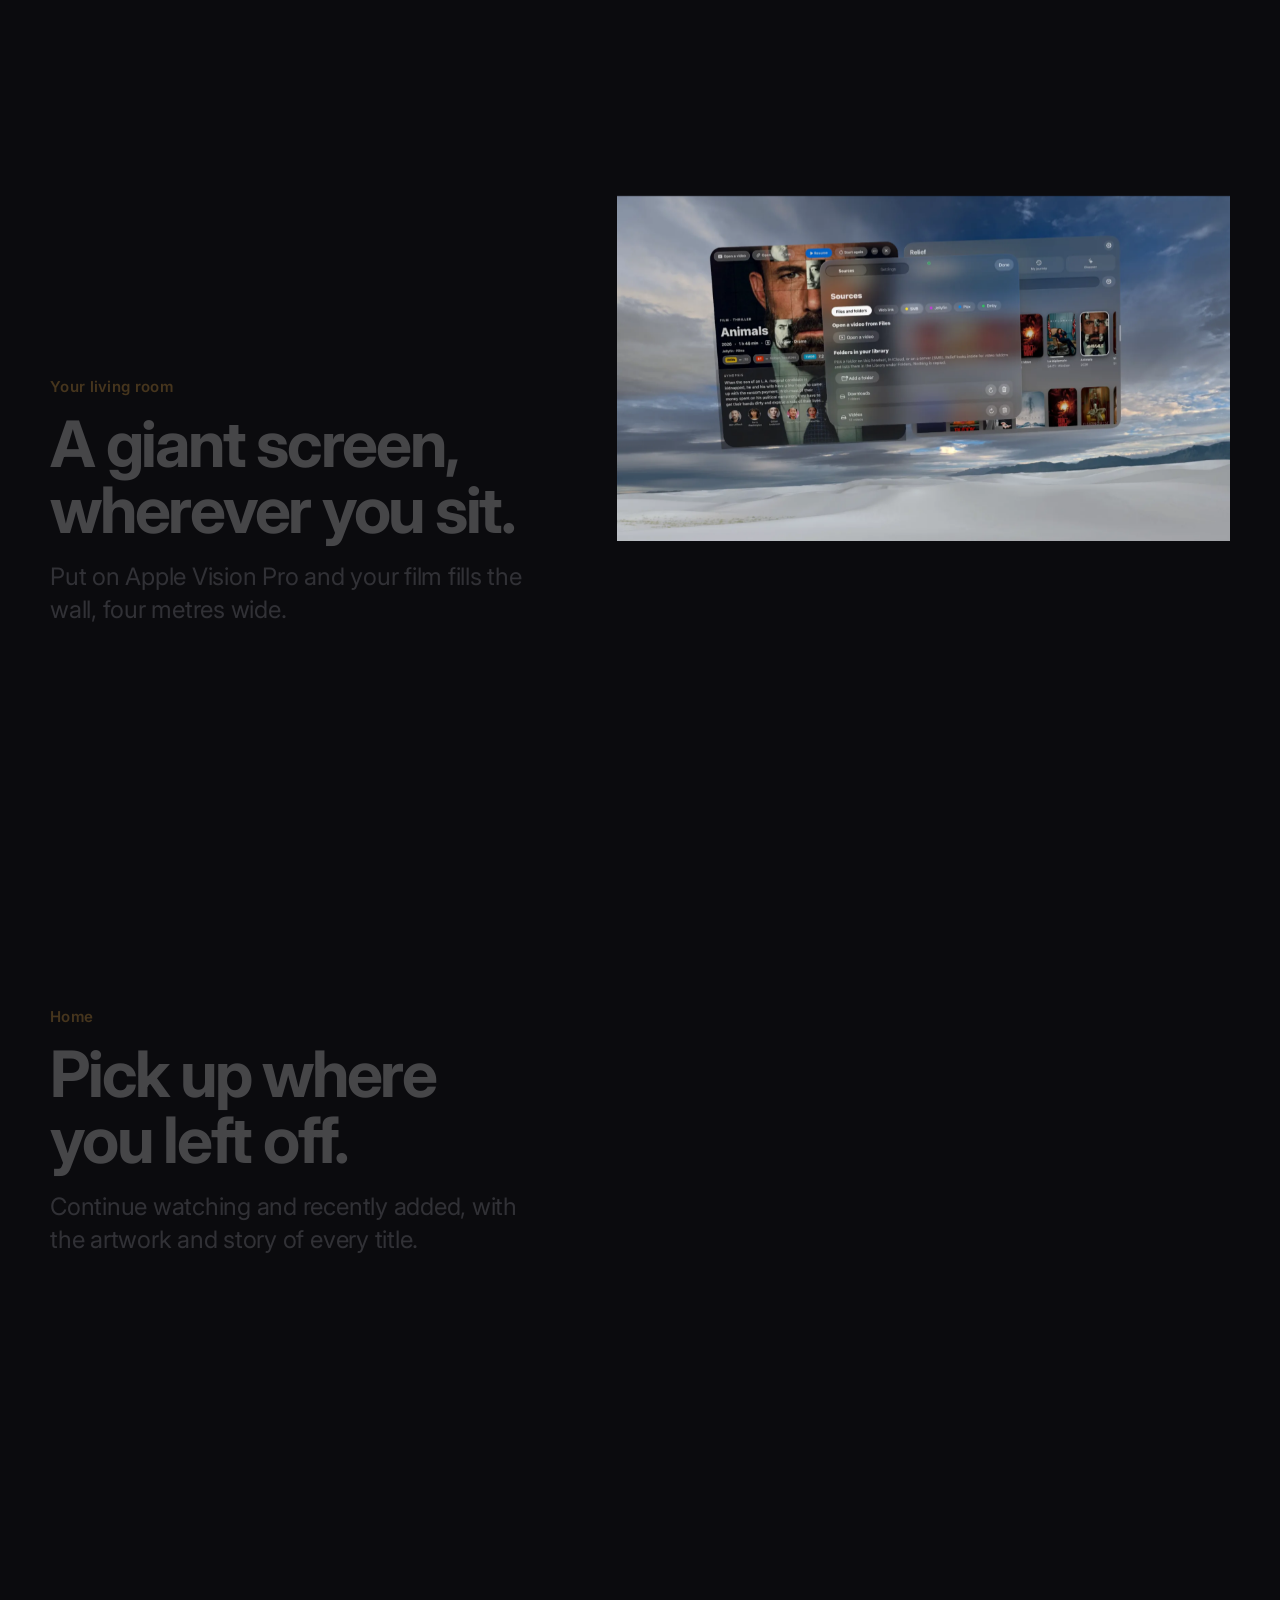
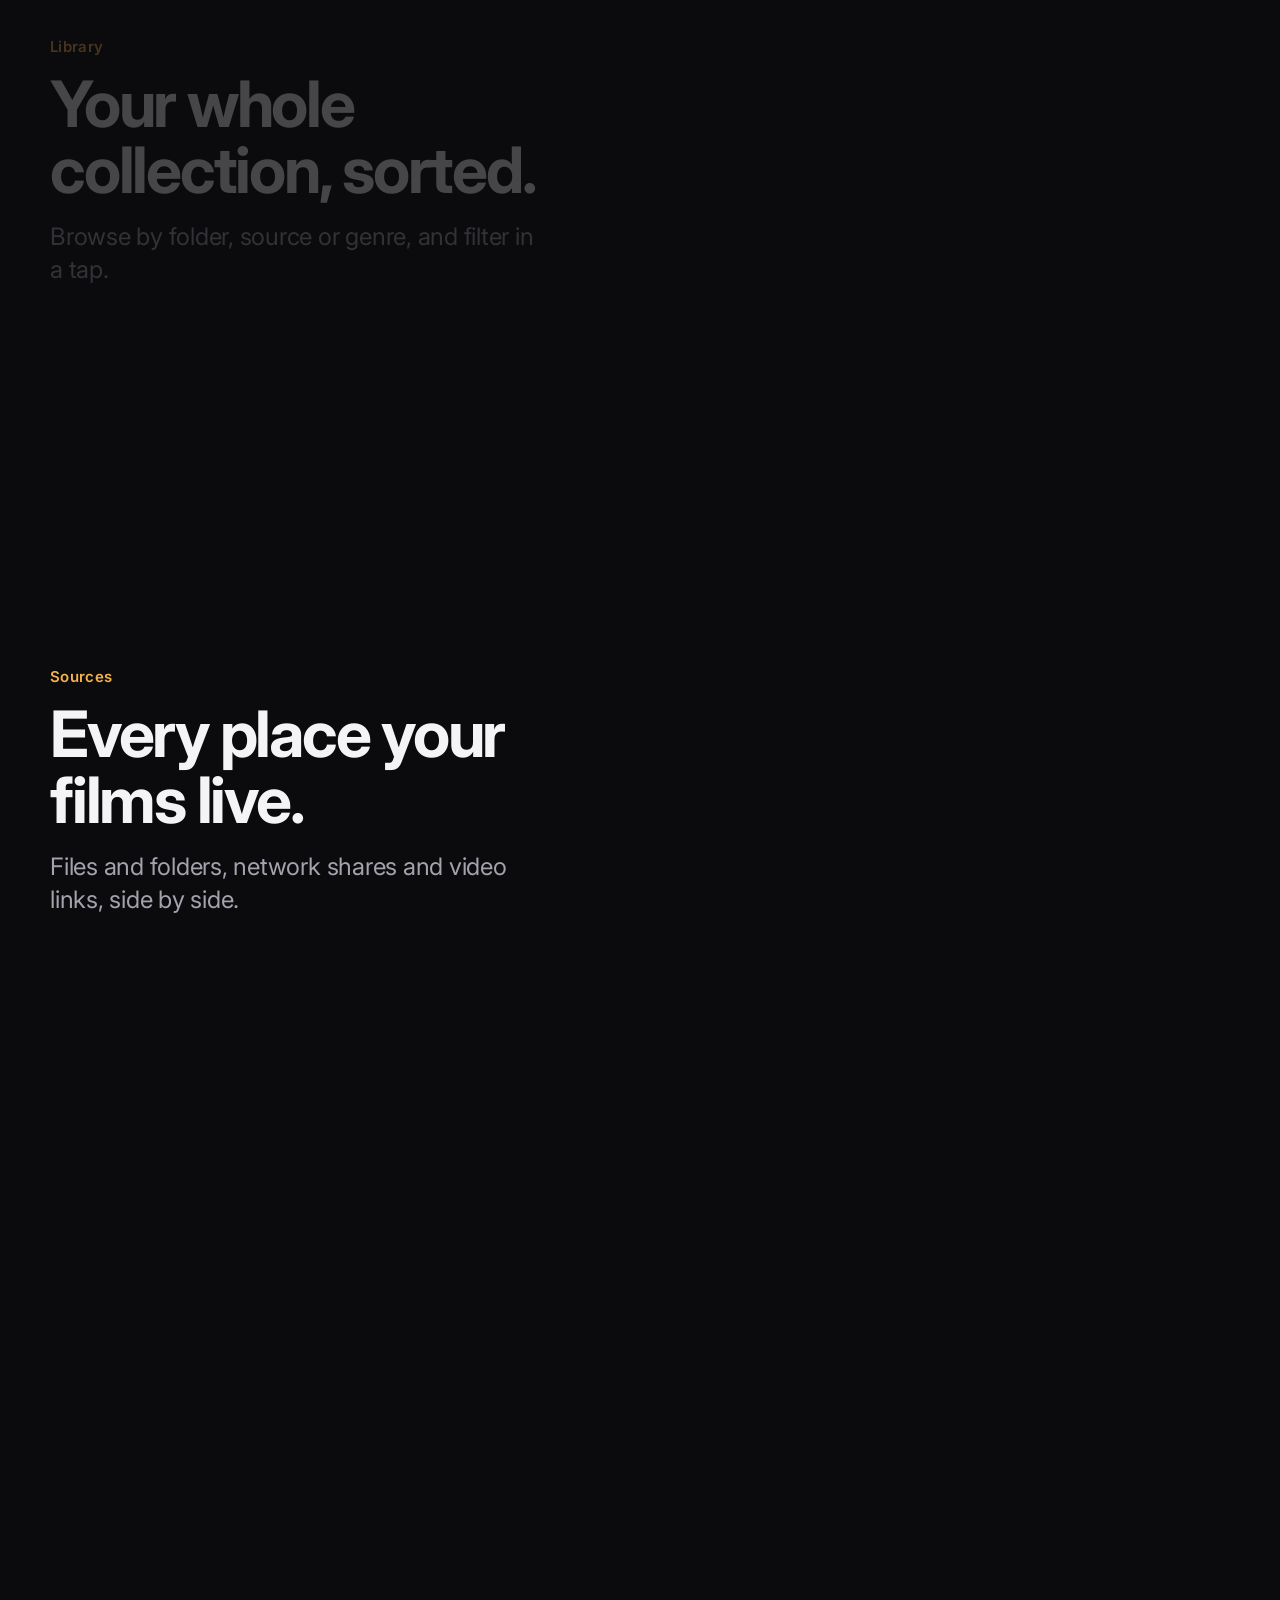
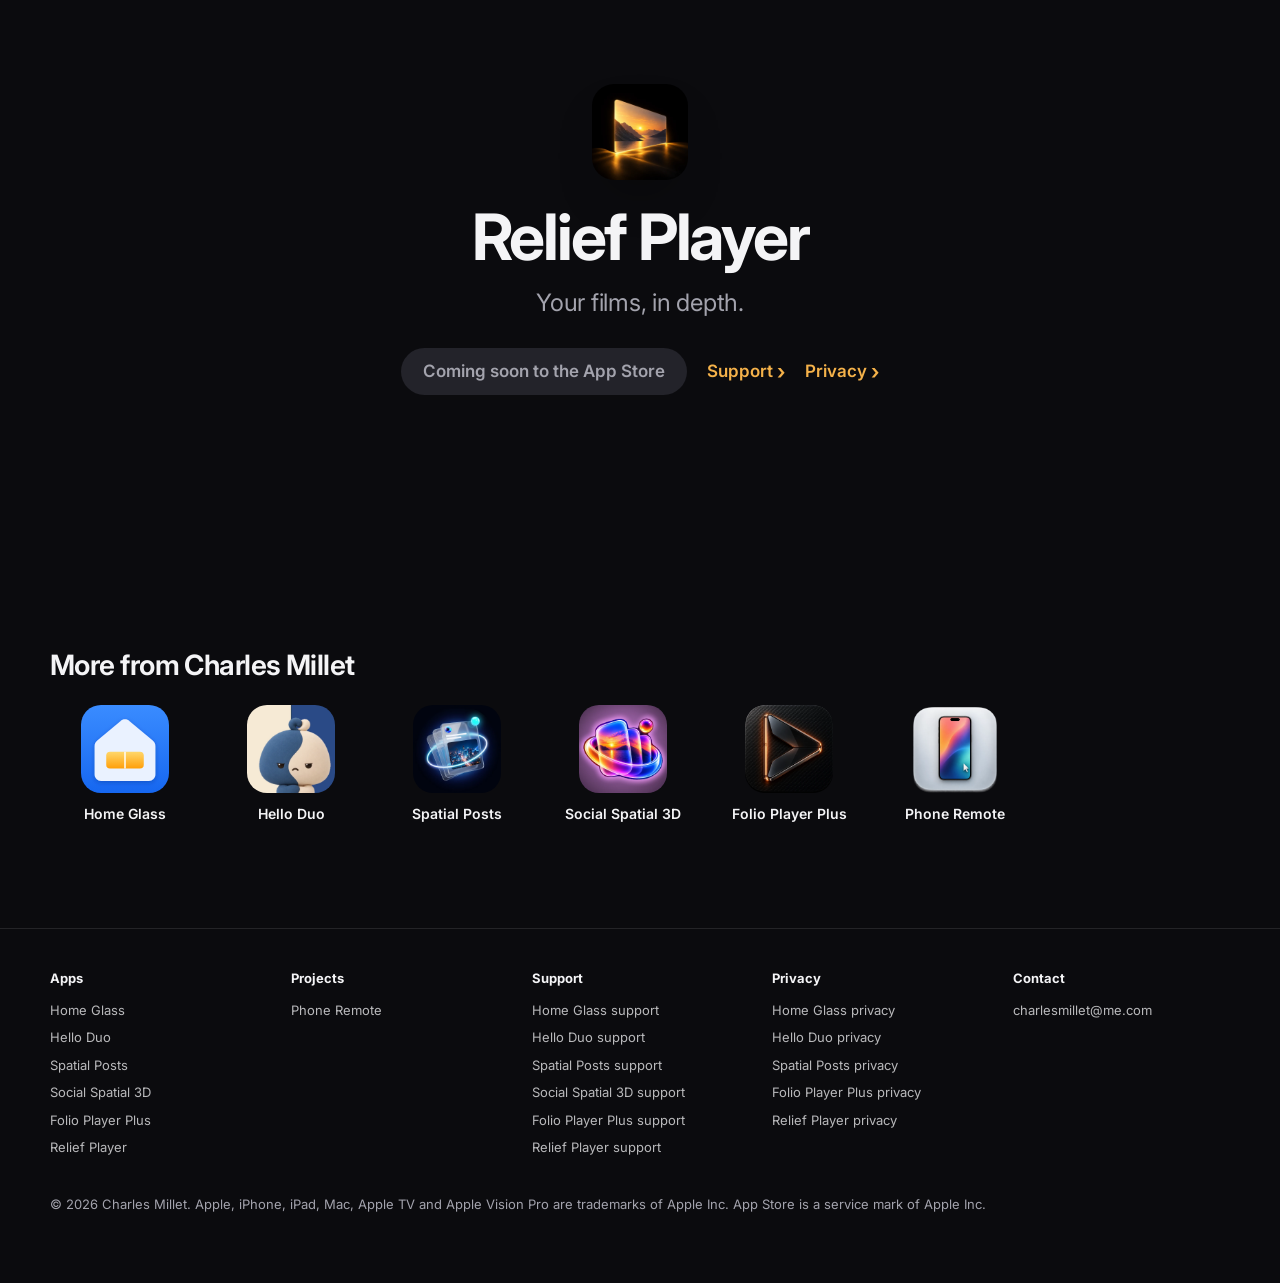
<file: apps/relief-player/index.html>
<!doctype html>
<html lang="en">
<head>
<meta charset="utf-8">
<meta name="viewport" content="width=device-width, initial-scale=1, viewport-fit=cover">
<title>Relief Player — Your films, in depth.</title>
<meta name="description" content="A video player for Apple Vision Pro that turns ordinary 2D films into live depth, in real time, on the device.">
<link rel="canonical" href="https://charlesmillet85.github.io/apps/relief-player/">
<meta property="og:type" content="website">
<meta property="og:title" content="Relief Player — Your films, in depth.">
<meta property="og:description" content="A video player for Apple Vision Pro that turns ordinary 2D films into live depth, in real time, on the device.">
<meta property="og:url" content="https://charlesmillet85.github.io/apps/relief-player/">
<meta property="og:image" content="https://charlesmillet85.github.io/assets/media/relief-living-room.webp">
<meta name="twitter:card" content="summary_large_image">
<meta name="theme-color" content="#f5b24a">
<link rel="icon" href="../../assets/favicon.svg" type="image/svg+xml">
<link rel="preconnect" href="https://fonts.googleapis.com">
<link rel="preconnect" href="https://fonts.gstatic.com" crossorigin>
<link rel="stylesheet" href="https://fonts.googleapis.com/css2?family=Inter:wght@400;500;600;700&display=swap">
<link rel="stylesheet" href="../../assets/site.css">
</head>
<body class="theme-dark" style="--accent:#f5b24a;--accent-2:#4a2a0a">

<header class="gnav dark">
  <nav class="wrap" aria-label="Main">
    <a class="brand" href="../../"><span class="brand-mark" aria-hidden="true"></span>Charles Millet</a>
    <button class="menu-btn" aria-label="Menu" aria-expanded="false" aria-controls="gnav-list"><span></span><span></span></button>
    <ul id="gnav-list">
      <li><a href="../../apps/home-glass/">Home Glass</a></li>
      <li><a href="../../apps/hello-duo/">Hello Duo</a></li>
      <li><a href="../../apps/spatial-posts/">Spatial Posts</a></li>
      <li><a href="../../apps/social-spatial-3d/">Social Spatial 3D</a></li>
      <li><a href="../../apps/folio-player-plus/">Folio Player Plus</a></li>
      <li><a href="../../apps/relief-player/" aria-current="page">Relief Player</a></li>
      <li><a href="../../apps/phone-remote/">Phone Remote</a></li>
    </ul>
  </nav>
</header>
<div class="lnav">
  <div class="wrap">
    <a class="lnav-title" href="#overview"><img src="../../assets/icons/relief.webp" alt="">Relief Player</a>
    <div class="lnav-right">
      <nav class="lnav-links" aria-label="Relief Player"><a href="#overview">Overview</a><a href="#features">Features</a><a href="#devices">Devices</a></nav>
      <span class="btn small disabled">Soon</span>
    </div>
  </div>
</div>
<main>
  
  <section class="app-hero" id="overview" data-tilt-zone>
    <div class="wrap">
      <img class="app-icon" src="../../assets/icons/relief.webp" alt="Relief Player icon" data-tilt="16">
      <p class="kicker fade-up" style="--d:.1s">Relief Player</p>
      <h1 class="display"><span class="hero-line"><span style="--d:0.15s">Every film.</span></span><span class="hero-line"><span style="--d:0.27s">In depth.</span></span></h1>
      <p class="lead fade-up" style="--d:.45s">A video player for Apple Vision Pro that turns ordinary 2D films into live depth, in real time, on the device.</p>
      <div class="btns fade-up" style="--d:.55s">
        <span class="btn disabled ">Coming soon to the App Store</span>
        
      </div>
      <ul class="platform-list muted fade-up" style="--d:.6s"><li>Apple Vision Pro</li></ul>
    </div>
    <div class="expand" data-scrub="expand">
      <div class="expand-inner"><img src="../../assets/media/relief-living-room.webp" alt=""></div>
    </div>
  </section>

  

  
  <section class="section">
    <div class="wrap">
      <p class="statement">A screen four metres wide. Curve it, move it, dim the room around it. Then watch your own films come out of the frame.</p>
    </div>
  </section>

  

  <section class="section" id="features">
    <div class="wrap">
      <div class="section-head reveal">
        <p class="kicker">Features</p>
        <h2 class="h2">Your films, in depth.</h2>
      </div>
      <div class="features">
        
        <article class="feature reveal" style="--d:0s">
          <span class="num">01</span>
          
          <h3 class="h3">Live depth</h3>
          <p class="muted">Every frame is analysed on the Neural Engine and turned into depth as it plays, right on your Vision Pro.</p>
        </article>
        <article class="feature reveal" style="--d:0.1s">
          <span class="num">02</span>
          
          <h3 class="h3">Your screen, your way</h3>
          <p class="muted">Choose its size and curve, lock it in place, dim the room or let your surroundings show through.</p>
        </article>
        <article class="feature reveal" style="--d:0s">
          <span class="num">03</span>
          
          <h3 class="h3">Your library</h3>
          <p class="muted">Local files and folders, network shares and web links, MKV included. Plex, Jellyfin and Emby with Plus.</p>
        </article>
        <article class="feature reveal" style="--d:0.1s">
          <span class="num">04</span>
          
          <h3 class="h3">Subtitles and sound</h3>
          <p class="muted">SRT, WebVTT, ASS, PGS and VobSub, drawn right in front of the screen, flat or curved.</p>
        </article>
      </div>
    </div>
  </section>

  
  <section class="section" id="devices">
    <div class="wrap story">
      <div class="story-steps">
        
        <div class="story-step active">
          <p class="kicker">Your living room</p>
          <h3 class="h2">A giant screen, wherever you sit.</h3>
          <p class="lead muted">Put on Apple Vision Pro and your film fills the wall, four metres wide.</p>
          <img class="story-inline" src="../../assets/media/relief-07-salon-relief.webp" alt="" loading="lazy">
        </div>
        <div class="story-step">
          <p class="kicker">Home</p>
          <h3 class="h2">Pick up where you left off.</h3>
          <p class="lead muted">Continue watching and recently added, with the artwork and story of every title.</p>
          <img class="story-inline" src="../../assets/media/relief-03-accueil.webp" alt="" loading="lazy">
        </div>
        <div class="story-step">
          <p class="kicker">Library</p>
          <h3 class="h2">Your whole collection, sorted.</h3>
          <p class="lead muted">Browse by folder, source or genre, and filter in a tap.</p>
          <img class="story-inline" src="../../assets/media/relief-06-bibliotheque.webp" alt="" loading="lazy">
        </div>
        <div class="story-step">
          <p class="kicker">Sources</p>
          <h3 class="h2">Every place your films live.</h3>
          <p class="lead muted">Files and folders, network shares and video links, side by side.</p>
          <img class="story-inline" src="../../assets/media/relief-01-sources.webp" alt="" loading="lazy">
        </div>
      </div>
      <div class="story-media" aria-hidden="true">
        <img src="../../assets/media/relief-07-salon-relief.webp" alt="" loading="lazy" class="active"><img src="../../assets/media/relief-03-accueil.webp" alt="" loading="lazy"><img src="../../assets/media/relief-06-bibliotheque.webp" alt="" loading="lazy"><img src="../../assets/media/relief-01-sources.webp" alt="" loading="lazy">
      </div>
    </div>
  </section>

  

  

  <section class="section cta">
    <div class="wrap reveal">
      <img src="../../assets/icons/relief.webp" alt="">
      <h2 class="h2">Relief Player</h2>
      <p class="lead muted" style="margin:0 auto">Your films, in depth.</p>
      <div class="btns">
        <span class="btn disabled ">Coming soon to the App Store</span>
        <a class="link" href="https://charlesmillet85.github.io/relief/">Support</a>
        <a class="link" href="https://charlesmillet85.github.io/relief/privacy.html">Privacy</a>
      </div>
    </div>
  </section>

  <section class="section tight">
    <div class="wrap">
      <h2 class="h3" style="margin-bottom:24px">More from Charles Millet</h2>
      <div class="more-apps">
        <a class="more-app" href="../../apps/home-glass/"><img src="../../assets/icons/home.svg" alt="">Home Glass</a><a class="more-app" href="../../apps/hello-duo/"><img src="../../assets/icons/hello.webp" alt="">Hello Duo</a><a class="more-app" href="../../apps/spatial-posts/"><img src="../../assets/icons/posts.webp" alt="">Spatial Posts</a><a class="more-app" href="../../apps/social-spatial-3d/"><img src="../../assets/icons/ss3d.webp" alt="">Social Spatial 3D</a><a class="more-app" href="../../apps/folio-player-plus/"><img src="../../assets/icons/folio.webp" alt="">Folio Player Plus</a><a class="more-app" href="../../apps/phone-remote/"><img src="../../assets/icons/remote.webp" alt="">Phone Remote</a>
      </div>
    </div>
  </section>
</main>


<footer class="footer dark">
  <div class="wrap">
    
    <div class="footer-cols">
      <div>
        <h4>Apps</h4>
        <ul><li><a href="../../apps/home-glass/">Home Glass</a></li><li><a href="../../apps/hello-duo/">Hello Duo</a></li><li><a href="../../apps/spatial-posts/">Spatial Posts</a></li><li><a href="../../apps/social-spatial-3d/">Social Spatial 3D</a></li><li><a href="../../apps/folio-player-plus/">Folio Player Plus</a></li><li><a href="../../apps/relief-player/">Relief Player</a></li></ul>
      </div>
      <div>
        <h4>Projects</h4>
        <ul><li><a href="../../apps/phone-remote/">Phone Remote</a></li></ul>
      </div>
      <div>
        <h4>Support</h4>
        <ul>
          <li><a href="https://charlesmillet85.github.io/spatial-home/">Home Glass support</a></li><li><a href="https://charlesmillet85.github.io/hello-duo/">Hello Duo support</a></li><li><a href="https://charlesmillet85.github.io/spatial-posts/">Spatial Posts support</a></li><li><a href="mailto:charlesmillet@me.com?subject=Social%20Spatial%203D">Social Spatial 3D support</a></li><li><a href="https://charlesmillet85.github.io/folioplayerplus/support.html">Folio Player Plus support</a></li><li><a href="https://charlesmillet85.github.io/relief/">Relief Player support</a></li>
        </ul>
      </div>
      <div>
        <h4>Privacy</h4>
        <ul>
          <li><a href="https://charlesmillet85.github.io/spatial-home/privacy">Home Glass privacy</a></li><li><a href="https://charlesmillet85.github.io/hello-duo/privacy.html">Hello Duo privacy</a></li><li><a href="https://charlesmillet85.github.io/spatial-posts/privacy">Spatial Posts privacy</a></li><li><a href="https://charlesmillet85.github.io/folioplayerplus/privacy.html">Folio Player Plus privacy</a></li><li><a href="https://charlesmillet85.github.io/relief/privacy.html">Relief Player privacy</a></li>
        </ul>
      </div>
      <div>
        <h4>Contact</h4>
        <ul><li><a href="mailto:charlesmillet@me.com">charlesmillet@me.com</a></li></ul>
      </div>
    </div>
    <p class="muted">© 2026 Charles Millet. Apple, iPhone, iPad, Mac, Apple TV and Apple Vision Pro are trademarks of Apple Inc. App Store is a service mark of Apple Inc.</p>
  </div>
</footer>
<script src="../../assets/site.js" defer></script>
</body>
</html>
</file>
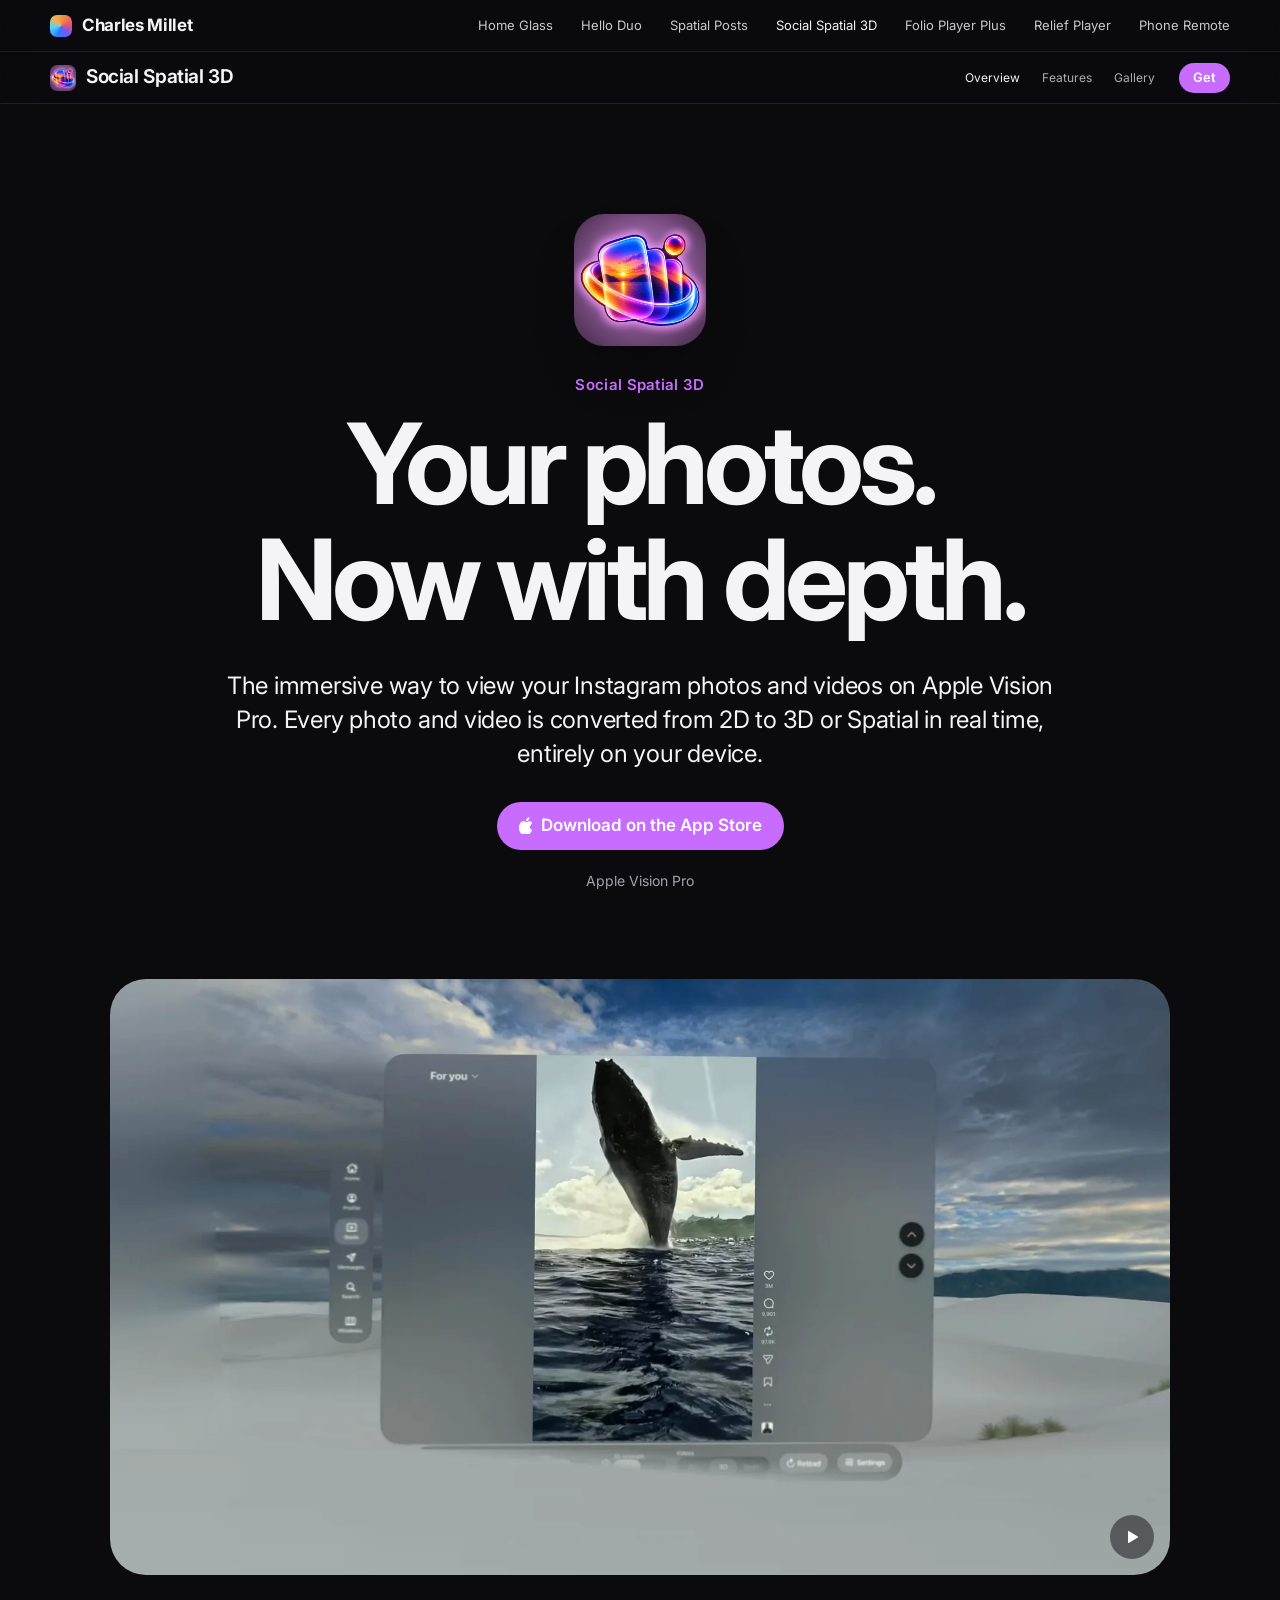
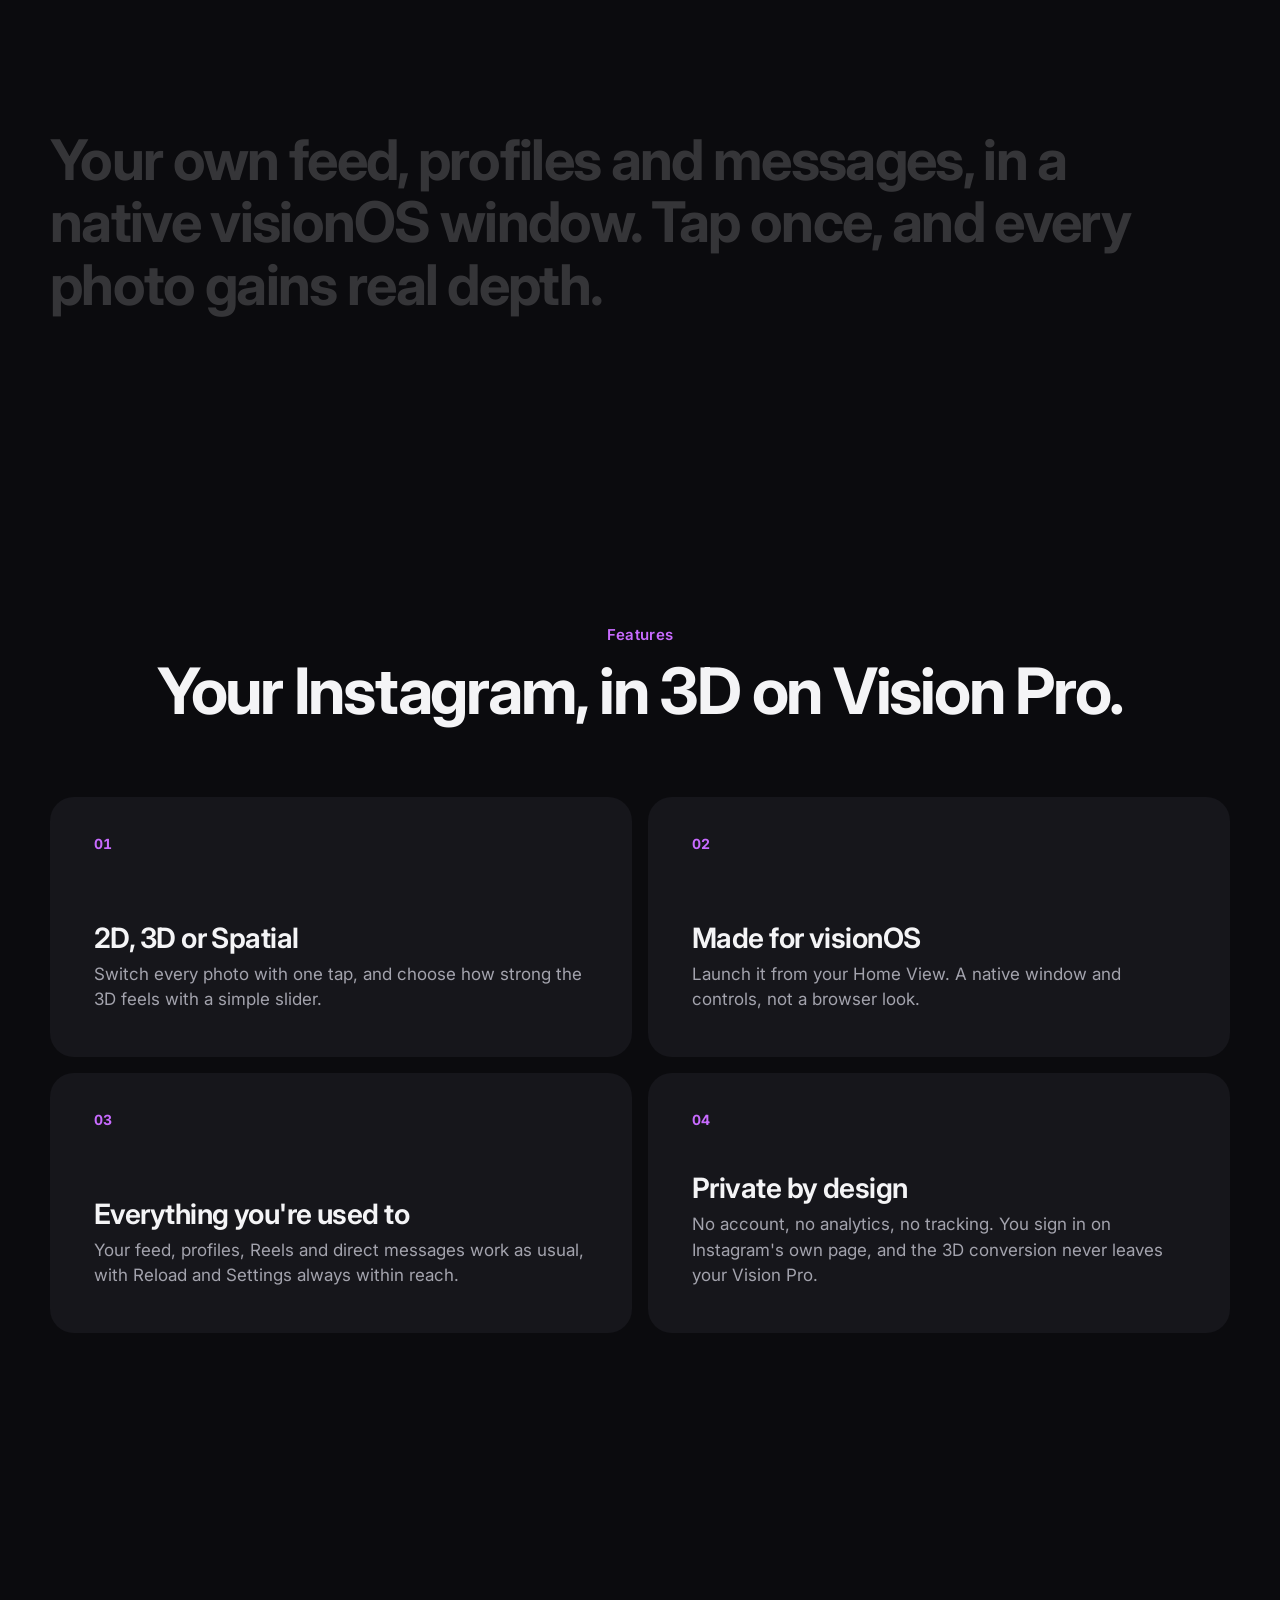
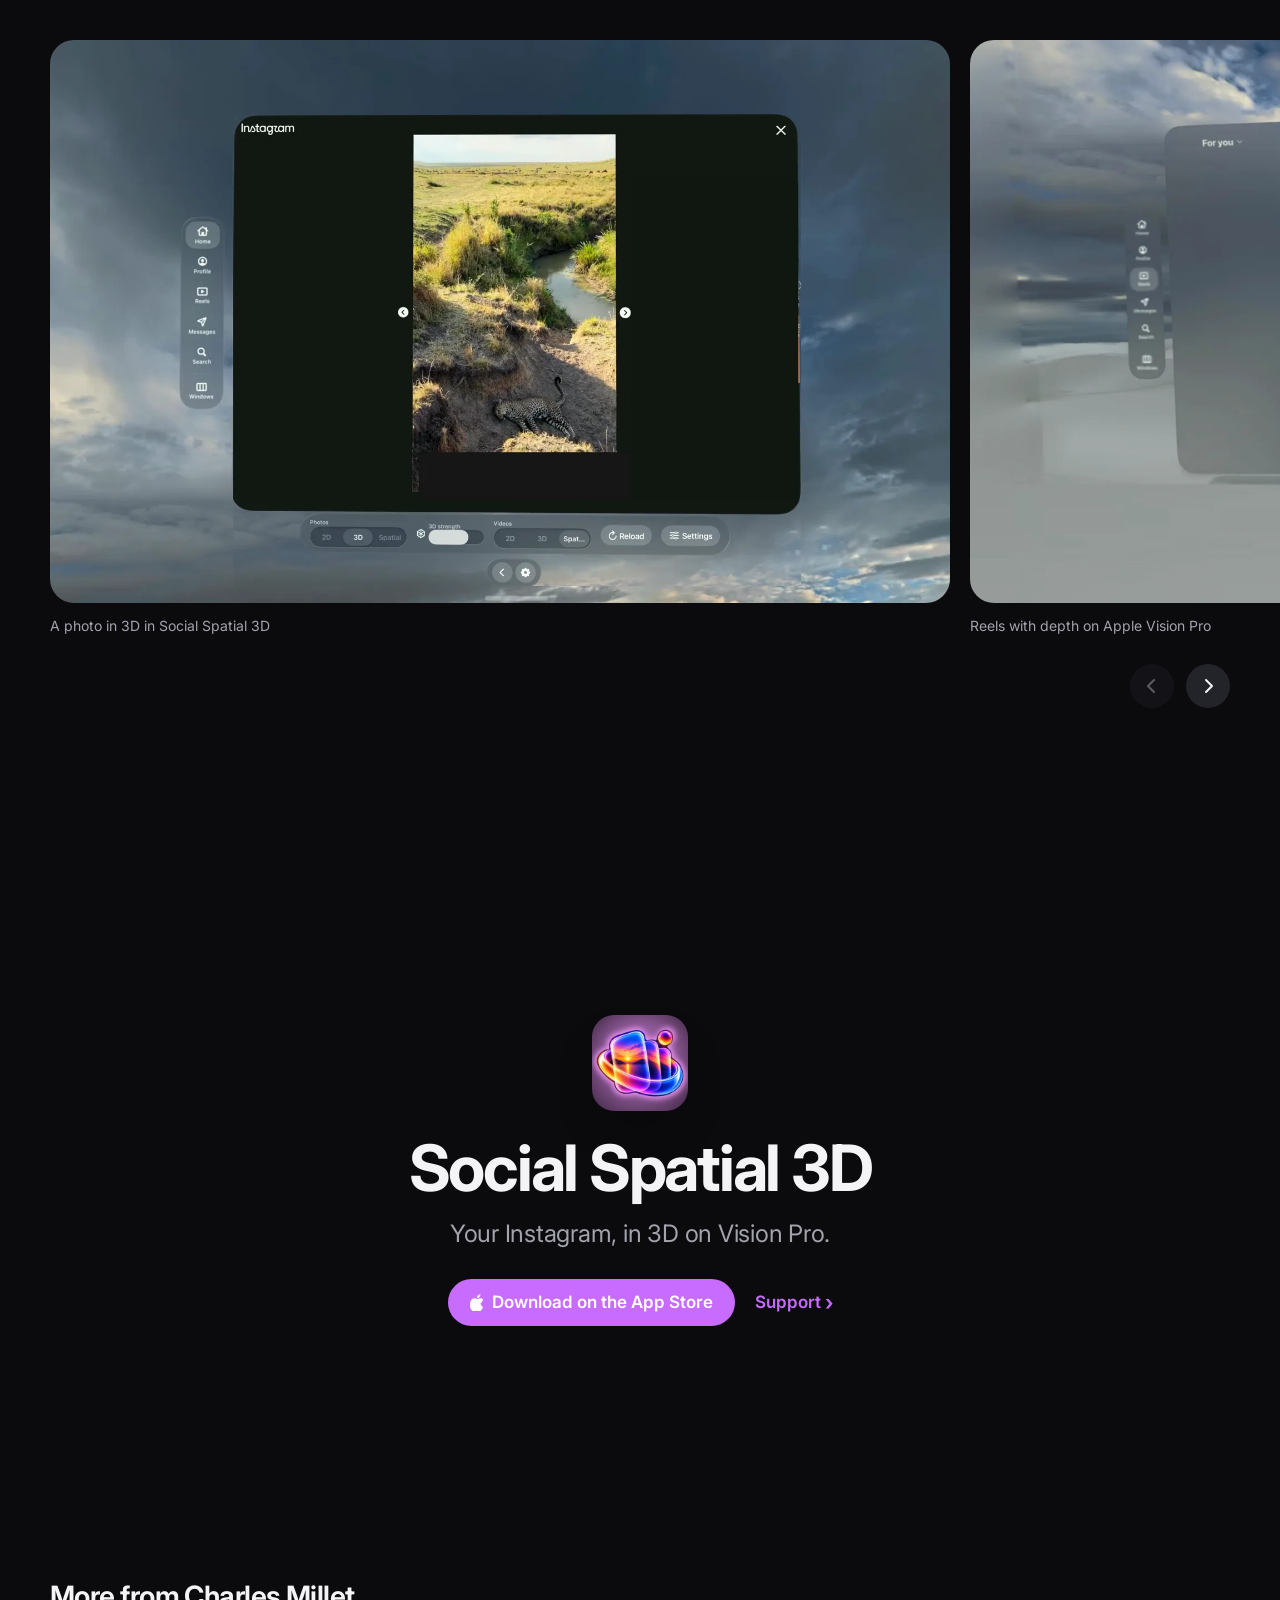
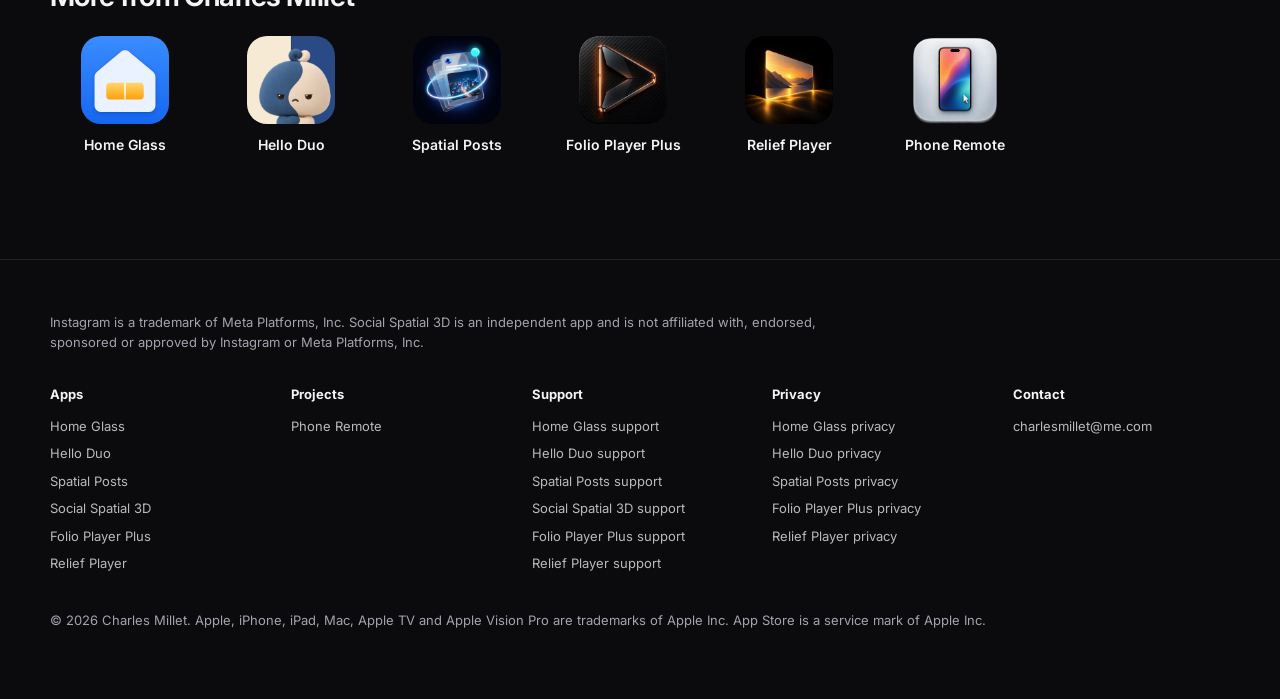
<file: apps/social-spatial-3d/index.html>
<!doctype html>
<html lang="en">
<head>
<meta charset="utf-8">
<meta name="viewport" content="width=device-width, initial-scale=1, viewport-fit=cover">
<title>Social Spatial 3D — Your Instagram, in 3D on Vision Pro.</title>
<meta name="description" content="The immersive way to view your Instagram photos and videos on Apple Vision Pro. Every photo and video is converted from 2D to 3D or Spatial in real time, entirely on your device.">
<link rel="canonical" href="https://charlesmillet85.github.io/apps/social-spatial-3d/">
<meta property="og:type" content="website">
<meta property="og:title" content="Social Spatial 3D — Your Instagram, in 3D on Vision Pro.">
<meta property="og:description" content="The immersive way to view your Instagram photos and videos on Apple Vision Pro. Every photo and video is converted from 2D to 3D or Spatial in real time, entirely on your device.">
<meta property="og:url" content="https://charlesmillet85.github.io/apps/social-spatial-3d/">
<meta property="og:image" content="https://charlesmillet85.github.io/assets/media/ss3d-loop.webp">
<meta name="twitter:card" content="summary_large_image">
<meta name="theme-color" content="#c86bff">
<link rel="icon" href="../../assets/favicon.svg" type="image/svg+xml">
<link rel="preconnect" href="https://fonts.googleapis.com">
<link rel="preconnect" href="https://fonts.gstatic.com" crossorigin>
<link rel="stylesheet" href="https://fonts.googleapis.com/css2?family=Inter:wght@400;500;600;700&display=swap">
<link rel="stylesheet" href="../../assets/site.css">
</head>
<body class="theme-dark" style="--accent:#c86bff;--accent-2:#ff8a5c">

<header class="gnav dark">
  <nav class="wrap" aria-label="Main">
    <a class="brand" href="../../"><span class="brand-mark" aria-hidden="true"></span>Charles Millet</a>
    <button class="menu-btn" aria-label="Menu" aria-expanded="false" aria-controls="gnav-list"><span></span><span></span></button>
    <ul id="gnav-list">
      <li><a href="../../apps/home-glass/">Home Glass</a></li>
      <li><a href="../../apps/hello-duo/">Hello Duo</a></li>
      <li><a href="../../apps/spatial-posts/">Spatial Posts</a></li>
      <li><a href="../../apps/social-spatial-3d/" aria-current="page">Social Spatial 3D</a></li>
      <li><a href="../../apps/folio-player-plus/">Folio Player Plus</a></li>
      <li><a href="../../apps/relief-player/">Relief Player</a></li>
      <li><a href="../../apps/phone-remote/">Phone Remote</a></li>
    </ul>
  </nav>
</header>
<div class="lnav">
  <div class="wrap">
    <a class="lnav-title" href="#overview"><img src="../../assets/icons/ss3d.webp" alt="">Social Spatial 3D</a>
    <div class="lnav-right">
      <nav class="lnav-links" aria-label="Social Spatial 3D"><a href="#overview">Overview</a><a href="#features">Features</a><a href="#gallery">Gallery</a></nav>
      <a class="btn small" href="https://apps.apple.com/app/social-spatial-3d/id6816729352">Get</a>
    </div>
  </div>
</div>
<main>
  
  <section class="app-hero" id="overview" data-tilt-zone>
    <div class="wrap">
      <img class="app-icon" src="../../assets/icons/ss3d.webp" alt="Social Spatial 3D icon" data-tilt="16">
      <p class="kicker fade-up" style="--d:.1s">Social Spatial 3D</p>
      <h1 class="display"><span class="hero-line"><span style="--d:0.15s">Your photos.</span></span><span class="hero-line"><span style="--d:0.27s">Now with depth.</span></span></h1>
      <p class="lead fade-up" style="--d:.45s">The immersive way to view your Instagram photos and videos on Apple Vision Pro. Every photo and video is converted from 2D to 3D or Spatial in real time, entirely on your device.</p>
      <div class="btns fade-up" style="--d:.55s">
        <a class="btn " href="https://apps.apple.com/app/social-spatial-3d/id6816729352"><svg viewBox="0 0 14 17" width="14" height="17" fill="currentColor" aria-hidden="true"><path d="M11.6 9c0-2 1.7-3 1.8-3.1-1-1.4-2.5-1.6-3-1.7-1.3-.1-2.5.8-3.2.8-.6 0-1.6-.7-2.7-.7C3.1 4.3 1.8 5.1 1 6.4-.5 9-.4 13 1.1 15.2c.7 1 1.6 2.2 2.7 2.2 1 0 1.5-.7 2.8-.7s1.6.7 2.7.7c1.1 0 1.9-1.1 2.6-2.1.8-1.2 1.1-2.3 1.1-2.4 0 0-2.4-.9-2.4-3.9ZM9.5 2.9c.6-.7 1-1.7.9-2.7-.9 0-1.9.6-2.5 1.3-.5.6-1 1.6-.9 2.6 1 .1 1.9-.5 2.5-1.2Z"/></svg> Download on the App Store</a>
        
      </div>
      <ul class="platform-list muted fade-up" style="--d:.6s"><li>Apple Vision Pro</li></ul>
    </div>
    <div class="expand" data-scrub="expand">
      <div class="expand-inner">
          <video data-loop muted playsinline loop preload="metadata" poster="../../assets/media/ss3d-loop.webp" aria-label="Social Spatial 3D preview"><source src="../../assets/media/ss3d-loop.mp4" type="video/mp4"></video>
          <button class="media-toggle" aria-label="Pause video"></button>
        </div>
    </div>
  </section>

  

  
  <section class="section">
    <div class="wrap">
      <p class="statement">Your own feed, profiles and messages, in a native visionOS window. Tap once, and every photo gains real depth.</p>
    </div>
  </section>

  

  <section class="section" id="features">
    <div class="wrap">
      <div class="section-head reveal">
        <p class="kicker">Features</p>
        <h2 class="h2">Your Instagram, in 3D on Vision Pro.</h2>
      </div>
      <div class="features">
        
        <article class="feature reveal" style="--d:0s">
          <span class="num">01</span>
          
          <h3 class="h3">2D, 3D or Spatial</h3>
          <p class="muted">Switch every photo with one tap, and choose how strong the 3D feels with a simple slider.</p>
        </article>
        <article class="feature reveal" style="--d:0.1s">
          <span class="num">02</span>
          
          <h3 class="h3">Made for visionOS</h3>
          <p class="muted">Launch it from your Home View. A native window and controls, not a browser look.</p>
        </article>
        <article class="feature reveal" style="--d:0s">
          <span class="num">03</span>
          
          <h3 class="h3">Everything you're used to</h3>
          <p class="muted">Your feed, profiles, Reels and direct messages work as usual, with Reload and Settings always within reach.</p>
        </article>
        <article class="feature reveal" style="--d:0.1s">
          <span class="num">04</span>
          
          <h3 class="h3">Private by design</h3>
          <p class="muted">No account, no analytics, no tracking. You sign in on Instagram's own page, and the 3D conversion never leaves your Vision Pro.</p>
        </article>
      </div>
    </div>
  </section>

  

  
  <section class="section" id="gallery">
    
    
    <div class="gallery reveal" style="margin-top:0">
      <div class="gallery-track">
        <figure class="gallery-item"><img src="../../assets/media/ss3d-stories.webp" alt="A photo in 3D in Social Spatial 3D" loading="lazy"><figcaption class="muted">A photo in 3D in Social Spatial 3D</figcaption></figure><figure class="gallery-item"><img src="../../assets/media/ss3d-reels.webp" alt="Reels with depth on Apple Vision Pro" loading="lazy"><figcaption class="muted">Reels with depth on Apple Vision Pro</figcaption></figure><figure class="gallery-item"><img src="../../assets/media/ss3d-feed.webp" alt="The immersive feed" loading="lazy"><figcaption class="muted">The immersive feed</figcaption></figure><figure class="gallery-item"><img src="../../assets/media/ss3d-gallery.webp" alt="A profile grid in 3D" loading="lazy"><figcaption class="muted">A profile grid in 3D</figcaption></figure>
      </div>
      <div class="wrap gallery-nav"><button class="round-btn prev" aria-label="Previous"><svg viewBox="0 0 18 18" fill="none" stroke="currentColor" stroke-width="2" stroke-linecap="round" stroke-linejoin="round" aria-hidden="true"><path d="M11 3 5 9l6 6"/></svg></button><button class="round-btn next" aria-label="Next"><svg viewBox="0 0 18 18" fill="none" stroke="currentColor" stroke-width="2" stroke-linecap="round" stroke-linejoin="round" aria-hidden="true"><path d="m7 3 6 6-6 6"/></svg></button></div>
    </div>
  </section>

  

  <section class="section cta">
    <div class="wrap reveal">
      <img src="../../assets/icons/ss3d.webp" alt="">
      <h2 class="h2">Social Spatial 3D</h2>
      <p class="lead muted" style="margin:0 auto">Your Instagram, in 3D on Vision Pro.</p>
      <div class="btns">
        <a class="btn " href="https://apps.apple.com/app/social-spatial-3d/id6816729352"><svg viewBox="0 0 14 17" width="14" height="17" fill="currentColor" aria-hidden="true"><path d="M11.6 9c0-2 1.7-3 1.8-3.1-1-1.4-2.5-1.6-3-1.7-1.3-.1-2.5.8-3.2.8-.6 0-1.6-.7-2.7-.7C3.1 4.3 1.8 5.1 1 6.4-.5 9-.4 13 1.1 15.2c.7 1 1.6 2.2 2.7 2.2 1 0 1.5-.7 2.8-.7s1.6.7 2.7.7c1.1 0 1.9-1.1 2.6-2.1.8-1.2 1.1-2.3 1.1-2.4 0 0-2.4-.9-2.4-3.9ZM9.5 2.9c.6-.7 1-1.7.9-2.7-.9 0-1.9.6-2.5 1.3-.5.6-1 1.6-.9 2.6 1 .1 1.9-.5 2.5-1.2Z"/></svg> Download on the App Store</a>
        <a class="link" href="mailto:charlesmillet@me.com?subject=Social%20Spatial%203D">Support</a>
        
      </div>
    </div>
  </section>

  <section class="section tight">
    <div class="wrap">
      <h2 class="h3" style="margin-bottom:24px">More from Charles Millet</h2>
      <div class="more-apps">
        <a class="more-app" href="../../apps/home-glass/"><img src="../../assets/icons/home.svg" alt="">Home Glass</a><a class="more-app" href="../../apps/hello-duo/"><img src="../../assets/icons/hello.webp" alt="">Hello Duo</a><a class="more-app" href="../../apps/spatial-posts/"><img src="../../assets/icons/posts.webp" alt="">Spatial Posts</a><a class="more-app" href="../../apps/folio-player-plus/"><img src="../../assets/icons/folio.webp" alt="">Folio Player Plus</a><a class="more-app" href="../../apps/relief-player/"><img src="../../assets/icons/relief.webp" alt="">Relief Player</a><a class="more-app" href="../../apps/phone-remote/"><img src="../../assets/icons/remote.webp" alt="">Phone Remote</a>
      </div>
    </div>
  </section>
</main>


<footer class="footer dark">
  <div class="wrap">
    <p class="note muted">Instagram is a trademark of Meta Platforms, Inc. Social Spatial 3D is an independent app and is not affiliated with, endorsed, sponsored or approved by Instagram or Meta Platforms, Inc.</p>
    <div class="footer-cols">
      <div>
        <h4>Apps</h4>
        <ul><li><a href="../../apps/home-glass/">Home Glass</a></li><li><a href="../../apps/hello-duo/">Hello Duo</a></li><li><a href="../../apps/spatial-posts/">Spatial Posts</a></li><li><a href="../../apps/social-spatial-3d/">Social Spatial 3D</a></li><li><a href="../../apps/folio-player-plus/">Folio Player Plus</a></li><li><a href="../../apps/relief-player/">Relief Player</a></li></ul>
      </div>
      <div>
        <h4>Projects</h4>
        <ul><li><a href="../../apps/phone-remote/">Phone Remote</a></li></ul>
      </div>
      <div>
        <h4>Support</h4>
        <ul>
          <li><a href="https://charlesmillet85.github.io/spatial-home/">Home Glass support</a></li><li><a href="https://charlesmillet85.github.io/hello-duo/">Hello Duo support</a></li><li><a href="https://charlesmillet85.github.io/spatial-posts/">Spatial Posts support</a></li><li><a href="mailto:charlesmillet@me.com?subject=Social%20Spatial%203D">Social Spatial 3D support</a></li><li><a href="https://charlesmillet85.github.io/folioplayerplus/support.html">Folio Player Plus support</a></li><li><a href="https://charlesmillet85.github.io/relief/">Relief Player support</a></li>
        </ul>
      </div>
      <div>
        <h4>Privacy</h4>
        <ul>
          <li><a href="https://charlesmillet85.github.io/spatial-home/privacy">Home Glass privacy</a></li><li><a href="https://charlesmillet85.github.io/hello-duo/privacy.html">Hello Duo privacy</a></li><li><a href="https://charlesmillet85.github.io/spatial-posts/privacy">Spatial Posts privacy</a></li><li><a href="https://charlesmillet85.github.io/folioplayerplus/privacy.html">Folio Player Plus privacy</a></li><li><a href="https://charlesmillet85.github.io/relief/privacy.html">Relief Player privacy</a></li>
        </ul>
      </div>
      <div>
        <h4>Contact</h4>
        <ul><li><a href="mailto:charlesmillet@me.com">charlesmillet@me.com</a></li></ul>
      </div>
    </div>
    <p class="muted">© 2026 Charles Millet. Apple, iPhone, iPad, Mac, Apple TV and Apple Vision Pro are trademarks of Apple Inc. App Store is a service mark of Apple Inc.</p>
  </div>
</footer>
<script src="../../assets/site.js" defer></script>
</body>
</html>
</file>
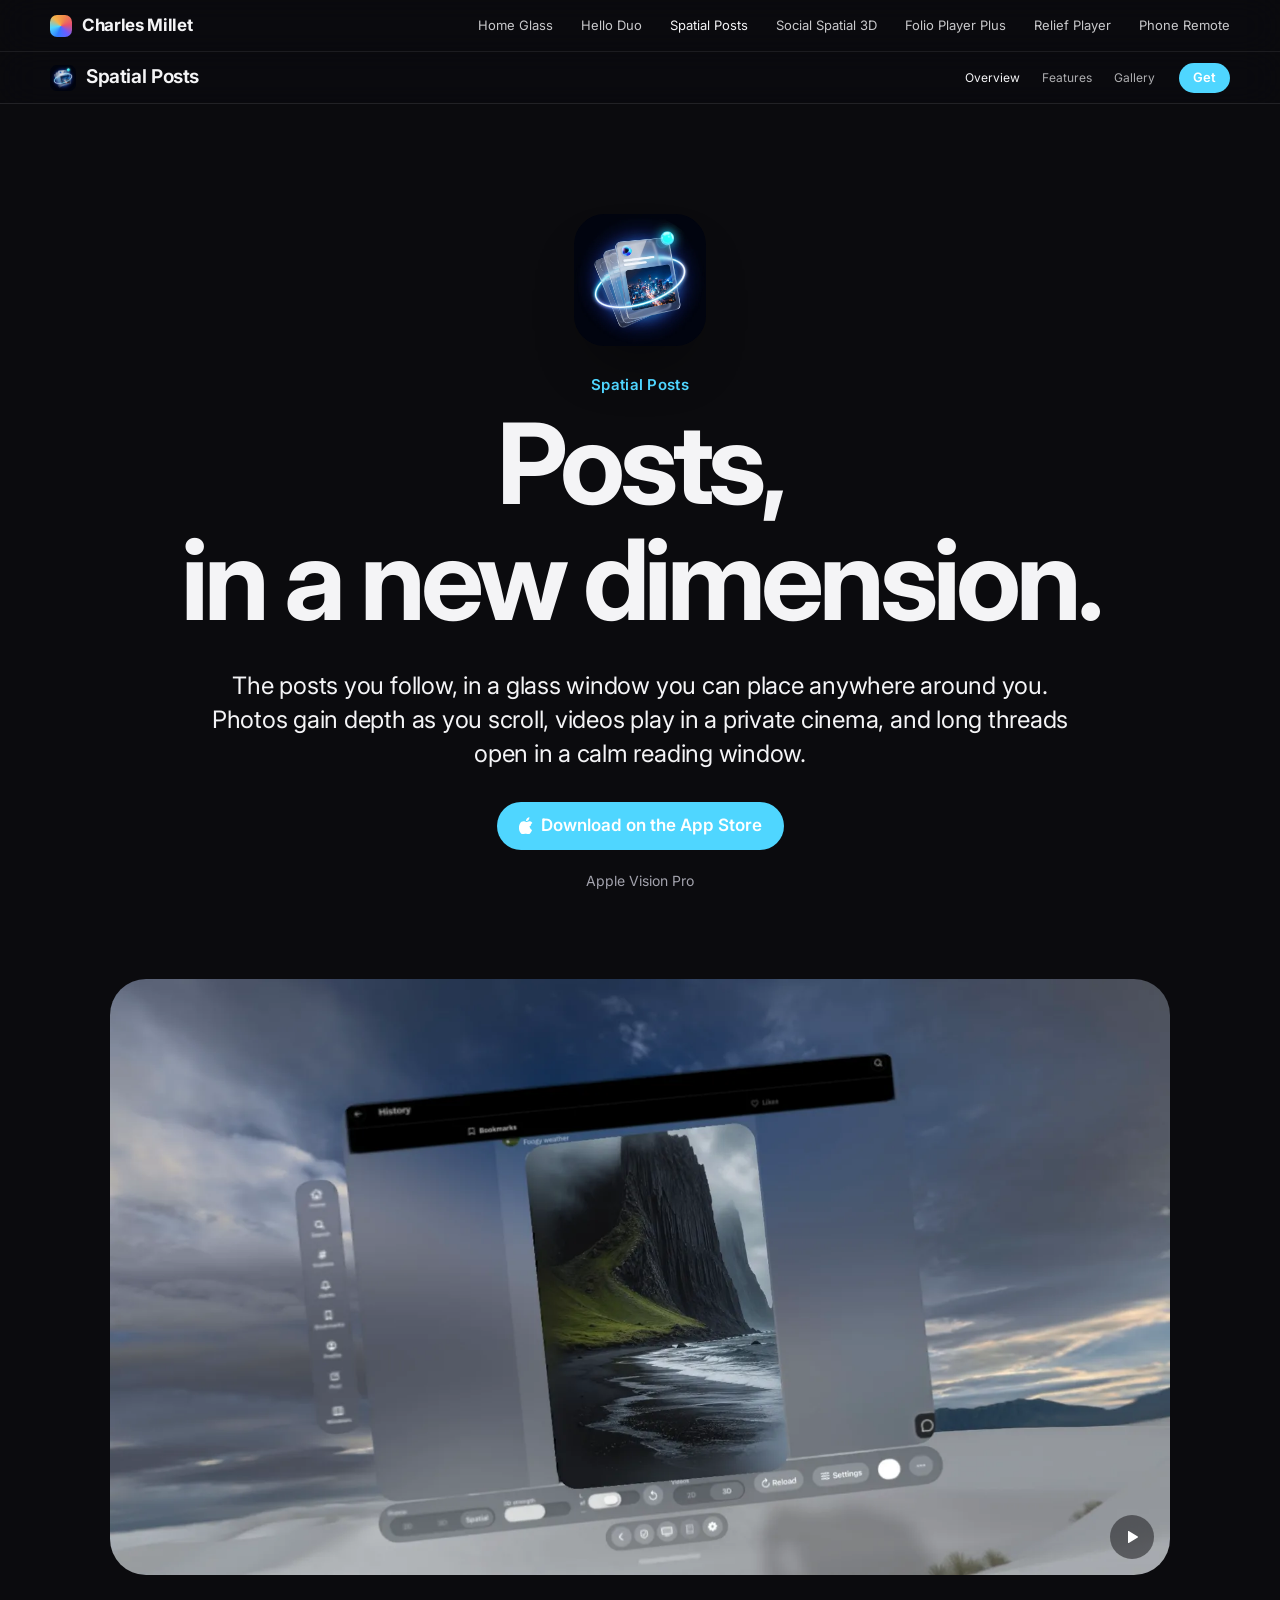
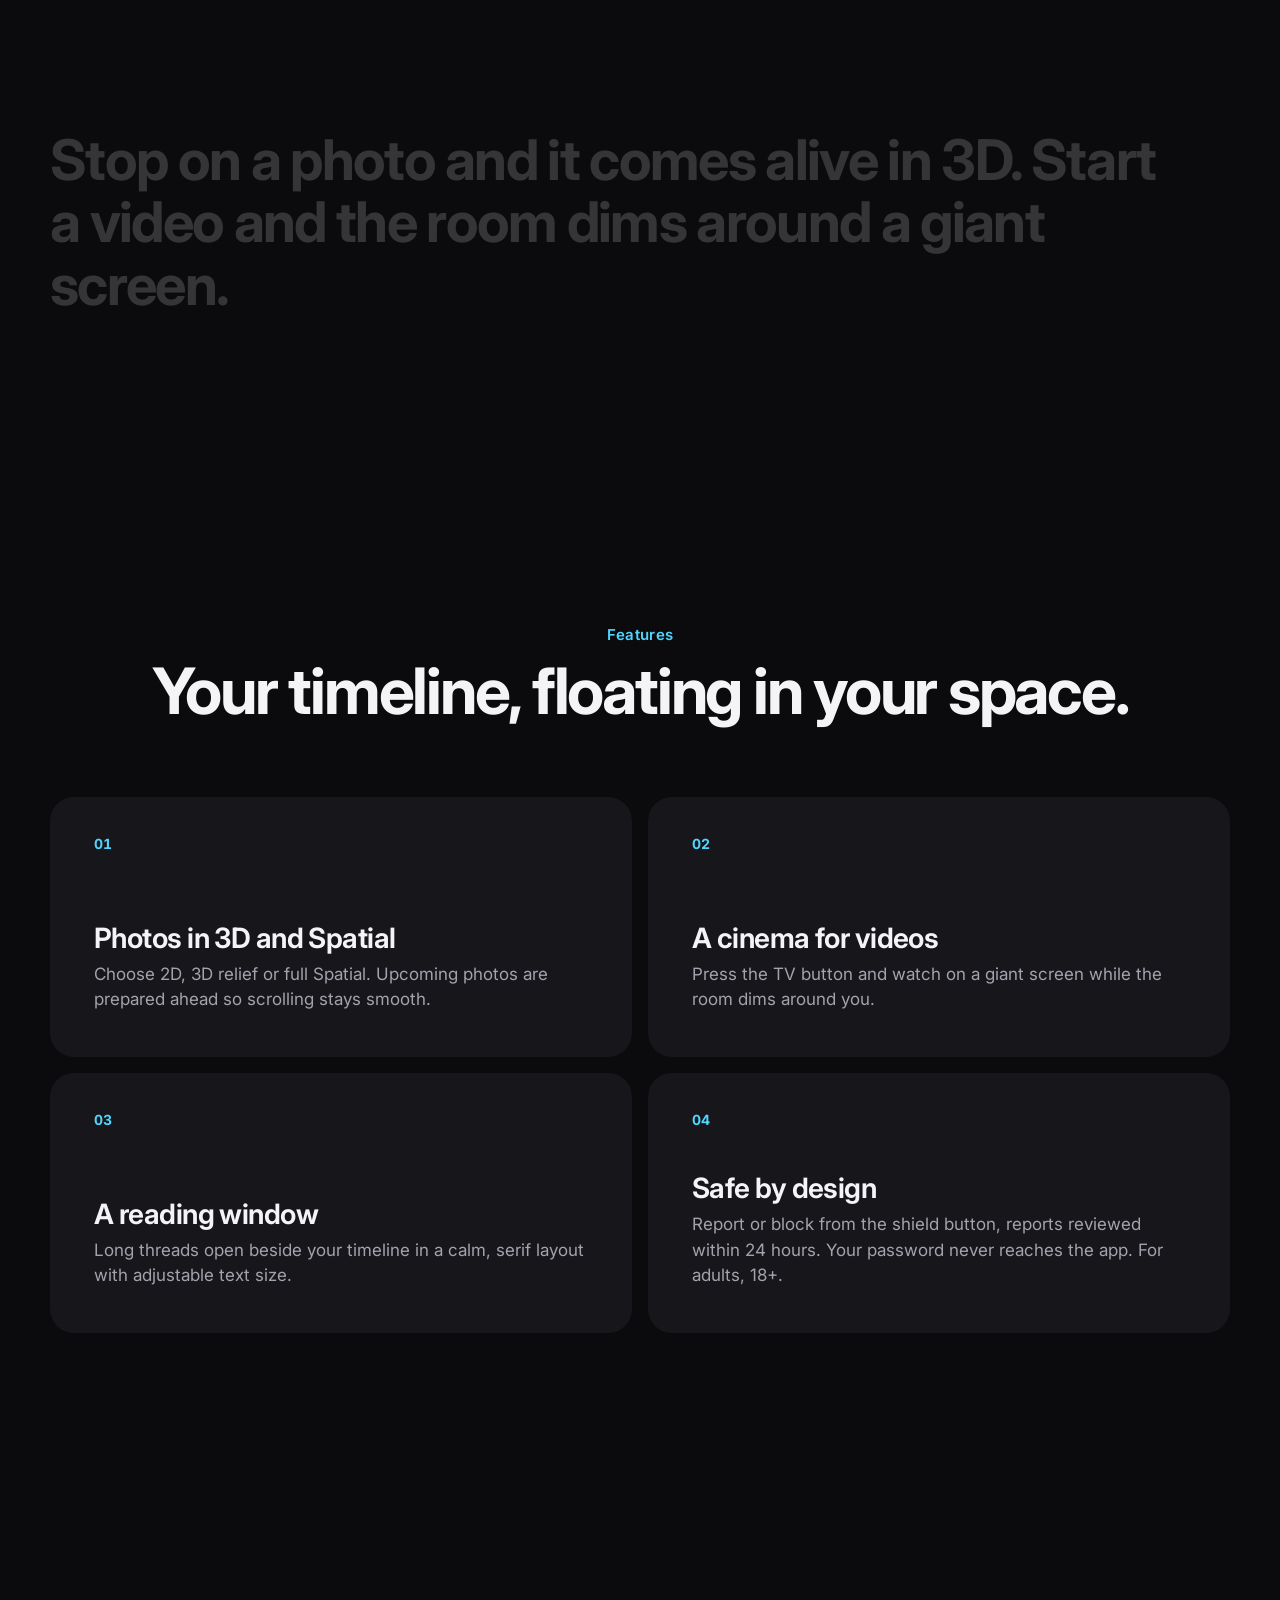
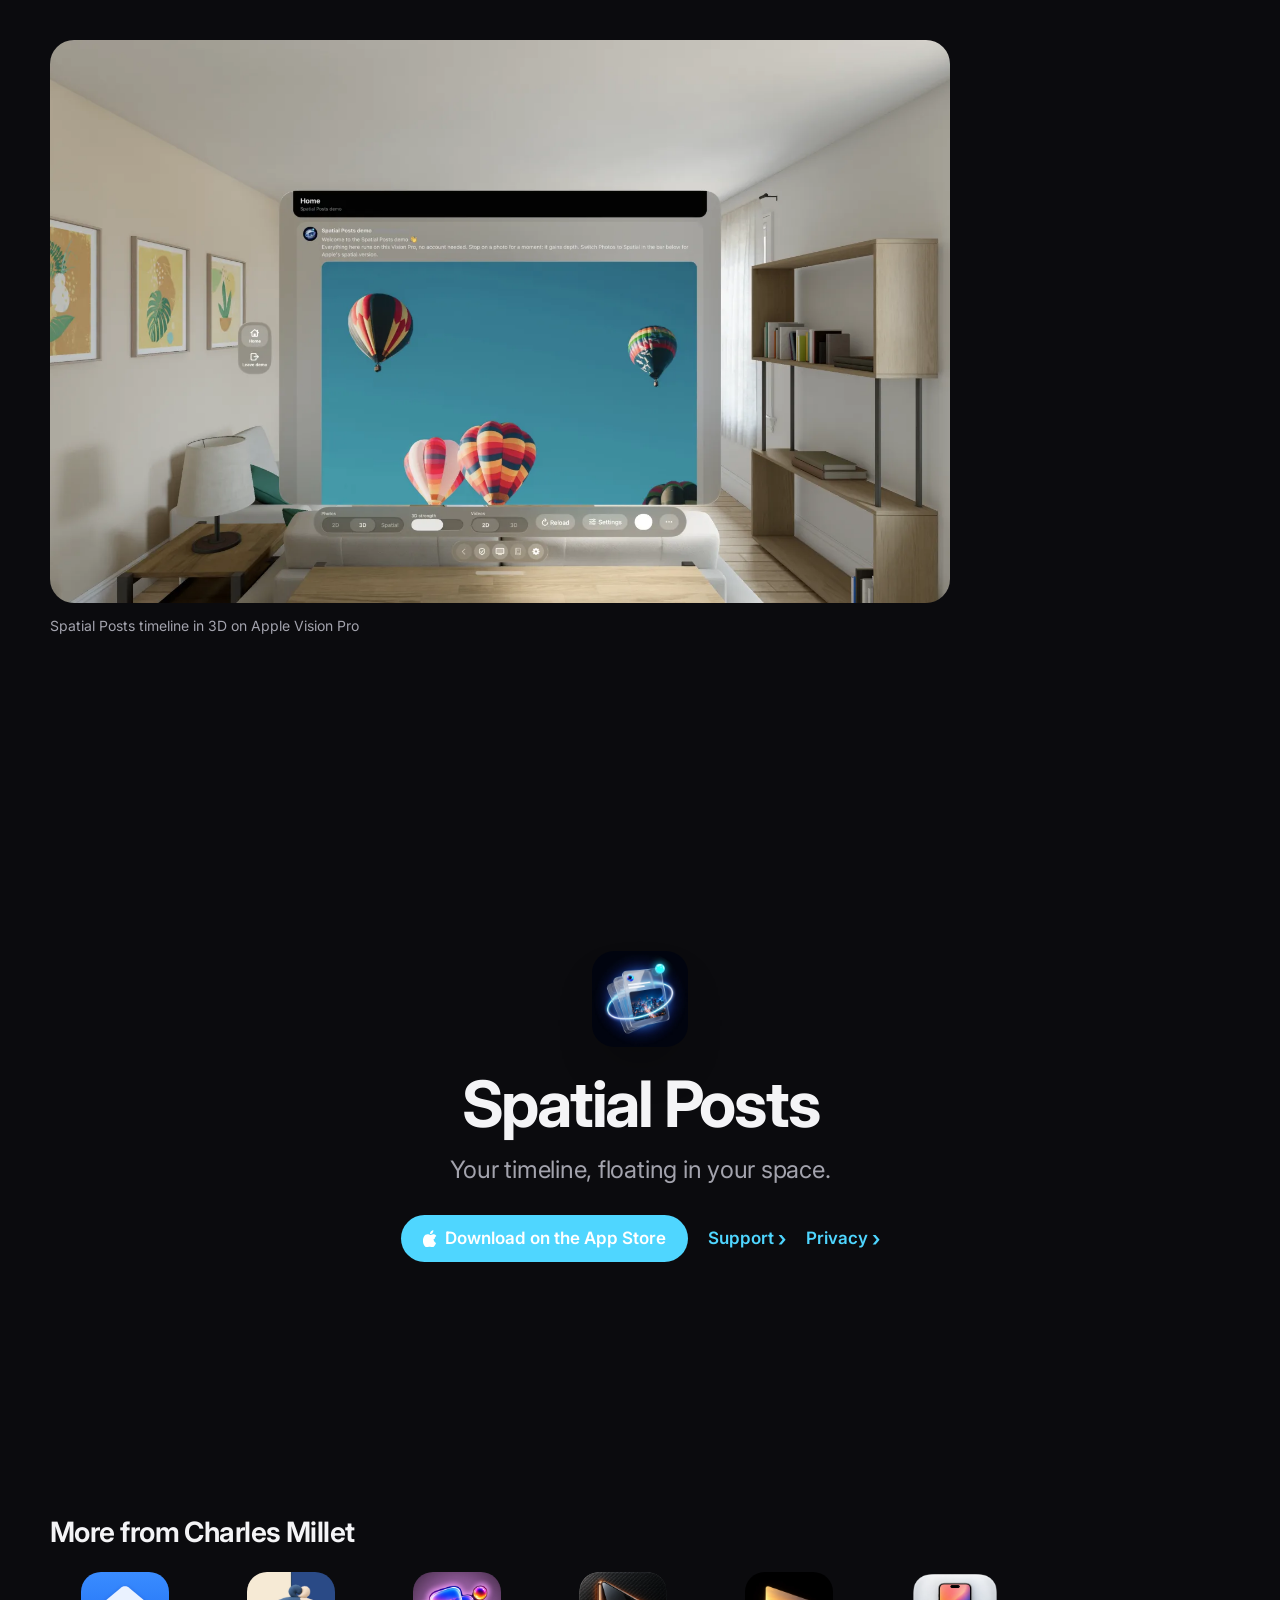
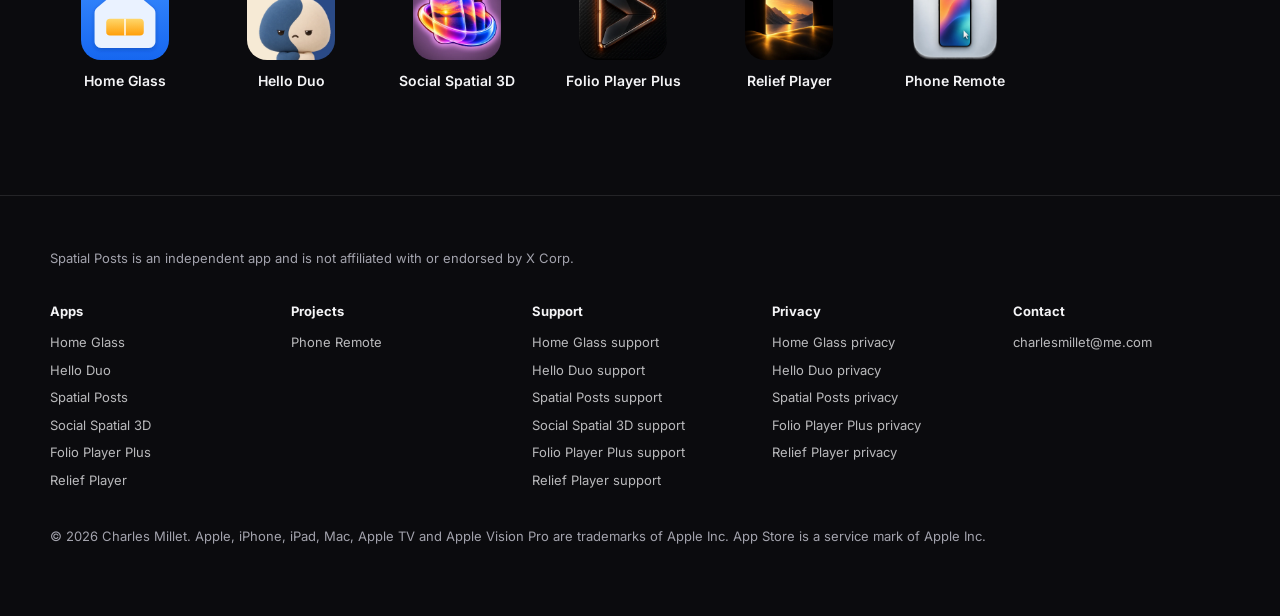
<file: apps/spatial-posts/index.html>
<!doctype html>
<html lang="en">
<head>
<meta charset="utf-8">
<meta name="viewport" content="width=device-width, initial-scale=1, viewport-fit=cover">
<title>Spatial Posts — Your timeline, floating in your space.</title>
<meta name="description" content="The posts you follow, in a glass window you can place anywhere around you. Photos gain depth as you scroll, videos play in a private cinema, and long threads open in a calm reading window.">
<link rel="canonical" href="https://charlesmillet85.github.io/apps/spatial-posts/">
<meta property="og:type" content="website">
<meta property="og:title" content="Spatial Posts — Your timeline, floating in your space.">
<meta property="og:description" content="The posts you follow, in a glass window you can place anywhere around you. Photos gain depth as you scroll, videos play in a private cinema, and long threads open in a calm reading window.">
<meta property="og:url" content="https://charlesmillet85.github.io/apps/spatial-posts/">
<meta property="og:image" content="https://charlesmillet85.github.io/assets/media/posts-loop.webp">
<meta name="twitter:card" content="summary_large_image">
<meta name="theme-color" content="#4fd6ff">
<link rel="icon" href="../../assets/favicon.svg" type="image/svg+xml">
<link rel="preconnect" href="https://fonts.googleapis.com">
<link rel="preconnect" href="https://fonts.gstatic.com" crossorigin>
<link rel="stylesheet" href="https://fonts.googleapis.com/css2?family=Inter:wght@400;500;600;700&display=swap">
<link rel="stylesheet" href="../../assets/site.css">
</head>
<body class="theme-dark" style="--accent:#4fd6ff;--accent-2:#1b2a6b">

<header class="gnav dark">
  <nav class="wrap" aria-label="Main">
    <a class="brand" href="../../"><span class="brand-mark" aria-hidden="true"></span>Charles Millet</a>
    <button class="menu-btn" aria-label="Menu" aria-expanded="false" aria-controls="gnav-list"><span></span><span></span></button>
    <ul id="gnav-list">
      <li><a href="../../apps/home-glass/">Home Glass</a></li>
      <li><a href="../../apps/hello-duo/">Hello Duo</a></li>
      <li><a href="../../apps/spatial-posts/" aria-current="page">Spatial Posts</a></li>
      <li><a href="../../apps/social-spatial-3d/">Social Spatial 3D</a></li>
      <li><a href="../../apps/folio-player-plus/">Folio Player Plus</a></li>
      <li><a href="../../apps/relief-player/">Relief Player</a></li>
      <li><a href="../../apps/phone-remote/">Phone Remote</a></li>
    </ul>
  </nav>
</header>
<div class="lnav">
  <div class="wrap">
    <a class="lnav-title" href="#overview"><img src="../../assets/icons/posts.webp" alt="">Spatial Posts</a>
    <div class="lnav-right">
      <nav class="lnav-links" aria-label="Spatial Posts"><a href="#overview">Overview</a><a href="#features">Features</a><a href="#gallery">Gallery</a></nav>
      <a class="btn small" href="https://apps.apple.com/app/spatial-posts/id6817199787">Get</a>
    </div>
  </div>
</div>
<main>
  
  <section class="app-hero" id="overview" data-tilt-zone>
    <div class="wrap">
      <img class="app-icon" src="../../assets/icons/posts.webp" alt="Spatial Posts icon" data-tilt="16">
      <p class="kicker fade-up" style="--d:.1s">Spatial Posts</p>
      <h1 class="display"><span class="hero-line"><span style="--d:0.15s">Posts,</span></span><span class="hero-line"><span style="--d:0.27s">in a new dimension.</span></span></h1>
      <p class="lead fade-up" style="--d:.45s">The posts you follow, in a glass window you can place anywhere around you. Photos gain depth as you scroll, videos play in a private cinema, and long threads open in a calm reading window.</p>
      <div class="btns fade-up" style="--d:.55s">
        <a class="btn " href="https://apps.apple.com/app/spatial-posts/id6817199787"><svg viewBox="0 0 14 17" width="14" height="17" fill="currentColor" aria-hidden="true"><path d="M11.6 9c0-2 1.7-3 1.8-3.1-1-1.4-2.5-1.6-3-1.7-1.3-.1-2.5.8-3.2.8-.6 0-1.6-.7-2.7-.7C3.1 4.3 1.8 5.1 1 6.4-.5 9-.4 13 1.1 15.2c.7 1 1.6 2.2 2.7 2.2 1 0 1.5-.7 2.8-.7s1.6.7 2.7.7c1.1 0 1.9-1.1 2.6-2.1.8-1.2 1.1-2.3 1.1-2.4 0 0-2.4-.9-2.4-3.9ZM9.5 2.9c.6-.7 1-1.7.9-2.7-.9 0-1.9.6-2.5 1.3-.5.6-1 1.6-.9 2.6 1 .1 1.9-.5 2.5-1.2Z"/></svg> Download on the App Store</a>
        
      </div>
      <ul class="platform-list muted fade-up" style="--d:.6s"><li>Apple Vision Pro</li></ul>
    </div>
    <div class="expand" data-scrub="expand">
      <div class="expand-inner">
          <video data-loop muted playsinline loop preload="metadata" poster="../../assets/media/posts-loop.webp" aria-label="Spatial Posts preview"><source src="../../assets/media/posts-loop.mp4" type="video/mp4"></video>
          <button class="media-toggle" aria-label="Pause video"></button>
        </div>
    </div>
  </section>

  

  
  <section class="section">
    <div class="wrap">
      <p class="statement">Stop on a photo and it comes alive in 3D. Start a video and the room dims around a giant screen.</p>
    </div>
  </section>

  

  <section class="section" id="features">
    <div class="wrap">
      <div class="section-head reveal">
        <p class="kicker">Features</p>
        <h2 class="h2">Your timeline, floating in your space.</h2>
      </div>
      <div class="features">
        
        <article class="feature reveal" style="--d:0s">
          <span class="num">01</span>
          
          <h3 class="h3">Photos in 3D and Spatial</h3>
          <p class="muted">Choose 2D, 3D relief or full Spatial. Upcoming photos are prepared ahead so scrolling stays smooth.</p>
        </article>
        <article class="feature reveal" style="--d:0.1s">
          <span class="num">02</span>
          
          <h3 class="h3">A cinema for videos</h3>
          <p class="muted">Press the TV button and watch on a giant screen while the room dims around you.</p>
        </article>
        <article class="feature reveal" style="--d:0s">
          <span class="num">03</span>
          
          <h3 class="h3">A reading window</h3>
          <p class="muted">Long threads open beside your timeline in a calm, serif layout with adjustable text size.</p>
        </article>
        <article class="feature reveal" style="--d:0.1s">
          <span class="num">04</span>
          
          <h3 class="h3">Safe by design</h3>
          <p class="muted">Report or block from the shield button, reports reviewed within 24 hours. Your password never reaches the app. For adults, 18+.</p>
        </article>
      </div>
    </div>
  </section>

  

  
  <section class="section" id="gallery">
    
    
    <div class="gallery reveal" style="margin-top:0">
      <div class="gallery-track">
        <figure class="gallery-item"><img src="../../assets/media/posts-timeline.webp" alt="Spatial Posts timeline in 3D on Apple Vision Pro" loading="lazy"><figcaption class="muted">Spatial Posts timeline in 3D on Apple Vision Pro</figcaption></figure>
      </div>
      
    </div>
  </section>

  

  <section class="section cta">
    <div class="wrap reveal">
      <img src="../../assets/icons/posts.webp" alt="">
      <h2 class="h2">Spatial Posts</h2>
      <p class="lead muted" style="margin:0 auto">Your timeline, floating in your space.</p>
      <div class="btns">
        <a class="btn " href="https://apps.apple.com/app/spatial-posts/id6817199787"><svg viewBox="0 0 14 17" width="14" height="17" fill="currentColor" aria-hidden="true"><path d="M11.6 9c0-2 1.7-3 1.8-3.1-1-1.4-2.5-1.6-3-1.7-1.3-.1-2.5.8-3.2.8-.6 0-1.6-.7-2.7-.7C3.1 4.3 1.8 5.1 1 6.4-.5 9-.4 13 1.1 15.2c.7 1 1.6 2.2 2.7 2.2 1 0 1.5-.7 2.8-.7s1.6.7 2.7.7c1.1 0 1.9-1.1 2.6-2.1.8-1.2 1.1-2.3 1.1-2.4 0 0-2.4-.9-2.4-3.9ZM9.5 2.9c.6-.7 1-1.7.9-2.7-.9 0-1.9.6-2.5 1.3-.5.6-1 1.6-.9 2.6 1 .1 1.9-.5 2.5-1.2Z"/></svg> Download on the App Store</a>
        <a class="link" href="https://charlesmillet85.github.io/spatial-posts/">Support</a>
        <a class="link" href="https://charlesmillet85.github.io/spatial-posts/privacy">Privacy</a>
      </div>
    </div>
  </section>

  <section class="section tight">
    <div class="wrap">
      <h2 class="h3" style="margin-bottom:24px">More from Charles Millet</h2>
      <div class="more-apps">
        <a class="more-app" href="../../apps/home-glass/"><img src="../../assets/icons/home.svg" alt="">Home Glass</a><a class="more-app" href="../../apps/hello-duo/"><img src="../../assets/icons/hello.webp" alt="">Hello Duo</a><a class="more-app" href="../../apps/social-spatial-3d/"><img src="../../assets/icons/ss3d.webp" alt="">Social Spatial 3D</a><a class="more-app" href="../../apps/folio-player-plus/"><img src="../../assets/icons/folio.webp" alt="">Folio Player Plus</a><a class="more-app" href="../../apps/relief-player/"><img src="../../assets/icons/relief.webp" alt="">Relief Player</a><a class="more-app" href="../../apps/phone-remote/"><img src="../../assets/icons/remote.webp" alt="">Phone Remote</a>
      </div>
    </div>
  </section>
</main>


<footer class="footer dark">
  <div class="wrap">
    <p class="note muted">Spatial Posts is an independent app and is not affiliated with or endorsed by X Corp.</p>
    <div class="footer-cols">
      <div>
        <h4>Apps</h4>
        <ul><li><a href="../../apps/home-glass/">Home Glass</a></li><li><a href="../../apps/hello-duo/">Hello Duo</a></li><li><a href="../../apps/spatial-posts/">Spatial Posts</a></li><li><a href="../../apps/social-spatial-3d/">Social Spatial 3D</a></li><li><a href="../../apps/folio-player-plus/">Folio Player Plus</a></li><li><a href="../../apps/relief-player/">Relief Player</a></li></ul>
      </div>
      <div>
        <h4>Projects</h4>
        <ul><li><a href="../../apps/phone-remote/">Phone Remote</a></li></ul>
      </div>
      <div>
        <h4>Support</h4>
        <ul>
          <li><a href="https://charlesmillet85.github.io/spatial-home/">Home Glass support</a></li><li><a href="https://charlesmillet85.github.io/hello-duo/">Hello Duo support</a></li><li><a href="https://charlesmillet85.github.io/spatial-posts/">Spatial Posts support</a></li><li><a href="mailto:charlesmillet@me.com?subject=Social%20Spatial%203D">Social Spatial 3D support</a></li><li><a href="https://charlesmillet85.github.io/folioplayerplus/support.html">Folio Player Plus support</a></li><li><a href="https://charlesmillet85.github.io/relief/">Relief Player support</a></li>
        </ul>
      </div>
      <div>
        <h4>Privacy</h4>
        <ul>
          <li><a href="https://charlesmillet85.github.io/spatial-home/privacy">Home Glass privacy</a></li><li><a href="https://charlesmillet85.github.io/hello-duo/privacy.html">Hello Duo privacy</a></li><li><a href="https://charlesmillet85.github.io/spatial-posts/privacy">Spatial Posts privacy</a></li><li><a href="https://charlesmillet85.github.io/folioplayerplus/privacy.html">Folio Player Plus privacy</a></li><li><a href="https://charlesmillet85.github.io/relief/privacy.html">Relief Player privacy</a></li>
        </ul>
      </div>
      <div>
        <h4>Contact</h4>
        <ul><li><a href="mailto:charlesmillet@me.com">charlesmillet@me.com</a></li></ul>
      </div>
    </div>
    <p class="muted">© 2026 Charles Millet. Apple, iPhone, iPad, Mac, Apple TV and Apple Vision Pro are trademarks of Apple Inc. App Store is a service mark of Apple Inc.</p>
  </div>
</footer>
<script src="../../assets/site.js" defer></script>
</body>
</html>
</file>
<file: assets/site.css>
/* Charles Millet — Apps. One stylesheet for every page. */

:root {
  --ink: #0b0b0e;
  --paper: #f6f5f2;
  --white: #ffffff;
  --grey-1: #e9e7e2;
  --grey-2: #b9b6ae;
  --grey-3: #6e6b65;
  --night: #0b0b0e;
  --night-2: #16161b;
  --night-3: #23232a;
  --accent: #2f7cff;
  --accent-2: #ffa53a;
  --radius-xl: 36px;
  --radius-l: 24px;
  --radius-m: 16px;
  --nav-h: 52px;
  --gutter: clamp(16px, 4vw, 48px);
  --max: 1180px;
  --ease: cubic-bezier(.22, .61, .36, 1);
  --font: "Inter", system-ui, -apple-system, "Segoe UI", Roboto, sans-serif;
  color-scheme: light;
}

* { box-sizing: border-box; }
html { -webkit-text-size-adjust: 100%; scroll-padding-top: calc(var(--nav-h) * 2); }
body {
  margin: 0;
  font-family: var(--font);
  font-size: 17px;
  line-height: 1.5;
  color: var(--ink);
  background: var(--paper);
  -webkit-font-smoothing: antialiased;
  text-rendering: optimizeLegibility;
  overflow-x: hidden;
}
img, video { display: block; max-width: 100%; }
a { color: inherit; }
button { font: inherit; color: inherit; }
.visually-hidden { position: absolute !important; width: 1px; height: 1px; overflow: hidden; clip: rect(0 0 0 0); white-space: nowrap; }

.wrap { width: min(100% - 2 * var(--gutter), var(--max)); margin-inline: auto; }

/* ---------- themes ---------- */
.theme-dark { background: var(--night); color: #f4f4f6; color-scheme: dark; }
.theme-dark .muted { color: #a3a3ad; }
.theme-light { background: var(--paper); color: var(--ink); }
.muted { color: var(--grey-3); }

/* ---------- type ---------- */
.kicker { font-size: 15px; font-weight: 600; letter-spacing: .02em; color: var(--accent); margin: 0 0 12px; }
.display {
  font-size: clamp(48px, 9vw, 112px);
  line-height: .98;
  letter-spacing: -.045em;
  font-weight: 700;
  margin: 0;
}
.h2 { font-size: clamp(34px, 5.4vw, 64px); line-height: 1.04; letter-spacing: -.035em; font-weight: 700; margin: 0 0 16px; }
.h3 { font-size: clamp(22px, 2.4vw, 28px); line-height: 1.15; letter-spacing: -.02em; font-weight: 650; margin: 0 0 8px; }
.lead { font-size: clamp(19px, 2vw, 24px); line-height: 1.4; letter-spacing: -.01em; margin: 0; max-width: 36em; }

/* ---------- buttons ---------- */
.btns { display: flex; flex-wrap: wrap; gap: 12px 20px; align-items: center; }
.btn {
  display: inline-flex; align-items: center; gap: 8px;
  min-height: 44px; padding: 11px 22px;
  border-radius: 999px; border: 0;
  background: var(--accent); color: #fff;
  font-size: 17px; font-weight: 600; text-decoration: none; cursor: pointer;
  transition: transform .25s var(--ease), filter .25s var(--ease);
}
.btn:hover { filter: brightness(1.08); transform: translateY(-1px); }
.btn:active { transform: scale(.97); }
.btn.ghost { background: transparent; color: var(--accent); box-shadow: inset 0 0 0 1.5px currentColor; }
.btn.small { min-height: 30px; padding: 5px 14px; font-size: 13px; }
.btn.disabled { background: var(--grey-1); color: var(--grey-3); cursor: default; pointer-events: none; }
.theme-dark .btn.disabled { background: var(--night-3); color: #a3a3ad; }
.link { color: var(--accent); text-decoration: none; font-weight: 600; display: inline-flex; align-items: center; gap: 4px; min-height: 44px; }
.link::after { content: "›"; font-size: 1.25em; line-height: 1; transition: transform .25s var(--ease); }
.link:hover::after { transform: translateX(3px); }
.link.no-arrow::after { content: none; }

/* ---------- global nav ---------- */
.gnav {
  position: sticky; top: 0; z-index: 50;
  height: var(--nav-h);
  background: rgba(246, 245, 242, .72);
  backdrop-filter: saturate(180%) blur(20px);
  -webkit-backdrop-filter: saturate(180%) blur(20px);
  border-bottom: 1px solid rgba(0, 0, 0, .06);
}
.gnav.dark { background: rgba(11, 11, 14, .72); color: #f4f4f6; border-bottom-color: rgba(255, 255, 255, .08); }
.gnav .wrap { height: 100%; display: flex; align-items: center; justify-content: space-between; gap: 24px; }
.brand { display: inline-flex; align-items: center; gap: 10px; text-decoration: none; font-weight: 700; letter-spacing: -.02em; font-size: 17px; min-height: 44px; }
.brand-mark { width: 22px; height: 22px; border-radius: 7px; background: conic-gradient(from 200deg, #2f7cff, #4fd6ff, #f5b24a, #f0894a, #e8516f, #6b5cff, #2f7cff); }
.gnav ul { list-style: none; display: flex; gap: 28px; margin: 0; padding: 0; }
.gnav ul a { font-size: 13px; text-decoration: none; opacity: .82; transition: opacity .2s; display: inline-flex; align-items: center; min-height: 44px; }
.gnav ul a:hover, .gnav ul a[aria-current="page"] { opacity: 1; }
.menu-btn { display: none; width: 44px; height: 44px; border: 0; background: none; cursor: pointer; position: relative; margin-right: -10px; }
.menu-btn span { position: absolute; left: 13px; right: 13px; height: 1.5px; background: currentColor; transition: transform .35s var(--ease); }
.menu-btn span:first-child { top: 18px; }
.menu-btn span:last-child { top: 25px; }
.menu-open .menu-btn span:first-child { transform: translateY(3.5px) rotate(45deg); }
.menu-open .menu-btn span:last-child { transform: translateY(-3.5px) rotate(-45deg); }

@media (max-width: 860px) {
  .menu-btn { display: block; }
  .gnav ul {
    position: fixed; inset: var(--nav-h) 0 auto 0; height: calc(100dvh - var(--nav-h));
    flex-direction: column; gap: 0; padding: 12px var(--gutter) 40px;
    background: inherit; backdrop-filter: inherit; -webkit-backdrop-filter: inherit;
    opacity: 0; visibility: hidden; transform: translateY(-8px);
    transition: opacity .35s var(--ease), transform .35s var(--ease), visibility 0s .35s;
  }
  .gnav { background: rgba(246, 245, 242, .94); }
  .gnav.dark { background: rgba(11, 11, 14, .94); }
  .menu-open .gnav ul { opacity: 1; visibility: visible; transform: none; transition-delay: 0s; }
  .gnav ul a { font-size: 28px; font-weight: 650; letter-spacing: -.02em; opacity: 1; padding: 6px 0; }
  .menu-open .gnav ul li { animation: menuIn .5s var(--ease) both; }
  .menu-open .gnav ul li:nth-child(2) { animation-delay: .03s; }
  .menu-open .gnav ul li:nth-child(3) { animation-delay: .06s; }
  .menu-open .gnav ul li:nth-child(4) { animation-delay: .09s; }
  .menu-open .gnav ul li:nth-child(5) { animation-delay: .12s; }
  .menu-open .gnav ul li:nth-child(6) { animation-delay: .15s; }
  .menu-open .gnav ul li:nth-child(7) { animation-delay: .18s; }
  body.menu-open { overflow: hidden; }
}
@keyframes menuIn { from { opacity: 0; transform: translateY(-10px); } }

/* ---------- local (app) nav ---------- */
.lnav {
  position: sticky; top: var(--nav-h); z-index: 40;
  height: 52px;
  background: rgba(246, 245, 242, .72);
  backdrop-filter: saturate(180%) blur(20px);
  -webkit-backdrop-filter: saturate(180%) blur(20px);
  border-bottom: 1px solid rgba(0, 0, 0, .08);
}
.theme-dark .lnav { background: rgba(11, 11, 14, .72); border-bottom-color: rgba(255, 255, 255, .1); }
.lnav .wrap { height: 100%; display: flex; align-items: center; justify-content: space-between; gap: 16px; }
.lnav-title { display: flex; align-items: center; gap: 10px; font-weight: 650; font-size: 19px; letter-spacing: -.02em; text-decoration: none; white-space: nowrap; }
.lnav-title img { width: 26px; height: 26px; border-radius: 7px; }
.lnav-right { display: flex; align-items: center; gap: 24px; }
.lnav-links { display: flex; gap: 22px; }
.lnav-links a { font-size: 12px; text-decoration: none; opacity: .7; transition: opacity .2s; }
.lnav-links a:hover, .lnav-links a.active { opacity: 1; }
@media (max-width: 720px) { .lnav-links { display: none; } .lnav-title { font-size: 17px; } }

/* ---------- reveal on scroll ---------- */
.reveal { opacity: 0; transform: translateY(40px); transition: opacity 1s var(--ease), transform 1s var(--ease); transition-delay: var(--d, 0s); }
.reveal.in { opacity: 1; transform: none; }
.reveal.scale { transform: scale(.94); }
.reveal.scale.in { transform: none; }

/* ---------- home hero ---------- */
.home-hero { padding: clamp(56px, 8vw, 96px) 0 0; text-align: center; overflow: hidden; }
.home-hero .display { font-size: clamp(56px, 11vw, 136px); }
.home-hero .lead { margin: 24px auto 0; color: var(--grey-3); }
.grad-word {
  background: linear-gradient(90deg, #2f7cff, #4fd6ff 25%, #f5b24a 50%, #f0894a 65%, #e8516f 80%, #6b5cff);
  background-size: 200% 100%;
  -webkit-background-clip: text; background-clip: text; color: transparent;
  animation: gradShift 9s ease-in-out infinite alternate;
}
@keyframes gradShift { to { background-position: 100% 0; } }

.hero-line { display: block; overflow: hidden; padding-bottom: .06em; }
.hero-line > span { display: inline-block; animation: lineUp 1.1s var(--ease) both; animation-delay: var(--d, 0s); }
@keyframes lineUp { from { transform: translateY(105%); opacity: 0; } }
.fade-up { animation: fadeUp 1.1s var(--ease) both; animation-delay: var(--d, .35s); }
@keyframes fadeUp { from { opacity: 0; transform: translateY(24px); } }

/* icon constellation: stacked at the start, spreads out as you scroll */
.constellation { position: relative; height: clamp(260px, 42vw, 520px); margin-top: clamp(16px, 3vw, 40px); --p: 0; }
.constellation a {
  --size: clamp(76px, 12vw, 150px);
  position: absolute; left: 50%; top: 50%;
  width: var(--size); height: var(--size);
  margin: calc(var(--size) / -2) 0 0 calc(var(--size) / -2);
  border-radius: 23%;
  transform:
    translate(calc(var(--x) * (.08 + .92 * var(--p)) * var(--spread, 1) * 1%), calc(var(--y) * (.08 + .92 * var(--p)) * var(--spread, 1) * 1%))
    rotate(calc(var(--r) * (1 - var(--p)) * 1deg))
    scale(calc(.82 + .18 * var(--p)));
  transition: transform .12s linear;
  box-shadow: 0 30px 60px -20px rgba(0, 0, 0, .35);
  z-index: var(--z, 1);
}
.constellation a img { width: 100%; height: 100%; border-radius: inherit; object-fit: cover; }
.constellation a:hover { z-index: 10; }
.constellation a:hover img { transform: scale(1.06); }
.constellation a img { transition: transform .4s var(--ease); }
@media (max-width: 640px) { .constellation { --spread: .68; } }
.constellation-hint { font-size: 13px; color: var(--grey-3); margin-top: 8px; }

/* ---------- section scaffolding ---------- */
.section { padding: clamp(80px, 12vw, 160px) 0; }
.section.tight { padding: clamp(56px, 8vw, 100px) 0; }
.section-head { text-align: center; margin-bottom: clamp(40px, 6vw, 72px); }
.section-head .lead { margin: 0 auto; }

/* ---------- platform filter chips ---------- */
.chips { display: flex; flex-wrap: wrap; justify-content: center; gap: 8px; margin: 0 0 clamp(32px, 5vw, 48px); }
.chip {
  border: 0; cursor: pointer;
  min-height: 40px; padding: 8px 16px; border-radius: 999px;
  background: var(--grey-1); color: var(--ink);
  font-size: 15px; font-weight: 550;
  transition: background .25s var(--ease), color .25s var(--ease), transform .2s var(--ease);
}
.chip:hover { transform: translateY(-1px); }
.chip[aria-pressed="true"] { background: var(--ink); color: #fff; }
.chip-count { opacity: .55; margin-left: 4px; font-variant-numeric: tabular-nums; }

/* ---------- app tiles ---------- */
.tiles { display: grid; grid-template-columns: repeat(2, minmax(0, 1fr)); gap: 16px; }
.tile {
  position: relative; overflow: hidden; isolation: isolate;
  border-radius: var(--radius-xl);
  min-height: 560px;
  padding: clamp(36px, 5vw, 56px) clamp(24px, 4vw, 48px) 0;
  display: flex; flex-direction: column; align-items: center; text-align: center;
  text-decoration: none;
  transition: opacity .45s var(--ease), transform .45s var(--ease), filter .45s var(--ease);
}
.tile.wide { grid-column: 1 / -1; min-height: 640px; }
.tile.theme-light { background: var(--white); }
.tile.theme-dark { background: var(--night-2); }
.tile .glow {
  position: absolute; inset: auto -20% -30% -20%; height: 70%; z-index: -1;
  background: radial-gradient(closest-side, color-mix(in srgb, var(--accent) 55%, transparent), transparent 70%);
  opacity: .5; filter: blur(30px);
  transition: opacity .6s var(--ease), transform .8s var(--ease);
}
.tile:hover .glow { opacity: .85; transform: translateY(-6%); }
.tile-icon { width: 72px; height: 72px; border-radius: 17px; margin-bottom: 18px; box-shadow: 0 12px 30px -10px rgba(0, 0, 0, .4); }
.tile .h2 { font-size: clamp(32px, 4.2vw, 52px); margin-bottom: 6px; }
.tile .lead { font-size: clamp(17px, 1.6vw, 21px); }
.tile .btns { justify-content: center; margin-top: 18px; }
.tile .platforms { margin-top: 14px; font-size: 13px; }
.tile-media {
  margin-top: auto; padding-top: 32px; width: 100%;
  display: flex; justify-content: center; align-items: flex-end;
  min-height: 0;
}
.tile-media img, .tile-media video {
  width: 100%; max-width: 760px; max-height: 300px; object-fit: cover;
  border-radius: var(--radius-l) var(--radius-l) 0 0;
  transform: translateY(12px); transition: transform .8s var(--ease);
}
.tile.wide .tile-media img, .tile.wide .tile-media video { max-height: 360px; }
.tile:hover .tile-media img, .tile:hover .tile-media video { transform: translateY(0) scale(1.015); }
.tile-media.layers-mini { height: 280px; position: relative; perspective: 900px; }
.tile-media.layers-mini .layers { width: 280px; height: 280px; }
.tile.is-hidden { display: none; }
.tile.is-leaving { opacity: 0; transform: scale(.96); }

.badge { display: inline-block; font-size: 12px; font-weight: 650; letter-spacing: .04em; text-transform: uppercase; padding: 4px 10px; border-radius: 999px; margin-bottom: 14px; background: color-mix(in srgb, var(--accent) 18%, transparent); color: var(--accent); }

@media (max-width: 860px) {
  .tiles { grid-template-columns: 1fr; }
  .tile, .tile.wide { min-height: 520px; border-radius: var(--radius-l); }
}

/* projects row */
.project {
  display: grid; grid-template-columns: auto 1fr auto; gap: 24px; align-items: center;
  padding: 28px clamp(20px, 3vw, 36px); border-radius: var(--radius-l);
  background: var(--white); text-decoration: none;
  transition: transform .35s var(--ease), box-shadow .35s var(--ease);
}
.project:hover { transform: translateY(-3px); box-shadow: 0 24px 50px -24px rgba(0, 0, 0, .25); }
.project img { width: 64px; height: 64px; border-radius: 15px; }
.project .h3 { margin: 0; }
.project p { margin: 2px 0 0; }
@media (max-width: 640px) { .project { grid-template-columns: auto 1fr; } .project .btns { grid-column: 1 / -1; } }

/* ---------- app page hero ---------- */
.app-hero { padding: clamp(56px, 9vw, 110px) 0 0; text-align: center; overflow: clip; }
.app-hero .app-icon {
  width: clamp(96px, 12vw, 132px); height: clamp(96px, 12vw, 132px);
  border-radius: 23%; margin: 0 auto 28px;
  box-shadow: 0 30px 60px -24px rgba(0, 0, 0, .45);
  transform: perspective(600px) rotateX(var(--rx, 0deg)) rotateY(var(--ry, 0deg));
  transition: transform .2s ease-out;
  animation: iconIn 1.2s var(--ease) both;
}
@keyframes iconIn { from { opacity: 0; transform: scale(.7) translateY(20px); } }
.app-hero .lead { margin: 28px auto 0; }
.app-hero .btns { justify-content: center; margin-top: 32px; }
.platform-list { display: flex; flex-wrap: wrap; justify-content: center; gap: 6px 16px; margin: 20px 0 0; padding: 0; list-style: none; font-size: 14px; }

/* the media card that grows to full bleed as you scroll */
.expand { --p: 0; margin-top: clamp(48px, 7vw, 88px); }
.expand-inner {
  width: calc(100% - (1 - var(--p)) * 2 * max(var(--gutter), (100vw - var(--max)) / 2 + 60px));
  margin-inline: auto;
  border-radius: calc((1 - var(--p)) * var(--radius-xl));
  overflow: hidden; position: relative;
  aspect-ratio: 16 / 9; max-height: 92vh;
  background: #000;
  transform: translateZ(0);
}
.expand-inner video, .expand-inner > img { width: 100%; height: 100%; object-fit: cover; }
.theme-light .expand-inner { background: var(--white); }
.expand-inner.contain video, .expand-inner.contain > img { object-fit: contain; }
@media (max-width: 720px) { .expand-inner { aspect-ratio: 4 / 3; } }
.media-toggle {
  position: absolute; right: 16px; bottom: 16px;
  width: 44px; height: 44px; border-radius: 50%; border: 0; cursor: pointer;
  background: rgba(30, 30, 34, .55); color: #fff;
  backdrop-filter: blur(12px); -webkit-backdrop-filter: blur(12px);
  display: grid; place-items: center;
}
.media-toggle svg { width: 16px; height: 16px; }

/* layered parallax (visionOS-style icon layers) */
.layers-stage { display: grid; place-items: center; width: 100%; height: 100%; background: #000; perspective: 1100px; }
.layers { position: relative; width: min(56vh, 70vw); aspect-ratio: 1; transform-style: preserve-3d; transform: rotateX(var(--rx, 0deg)) rotateY(var(--ry, 0deg)); transition: transform .25s ease-out; }
.layers img { position: absolute; inset: 0; width: 100%; height: 100%; object-fit: contain; }
.layers img:nth-child(1) { transform: translateZ(0) scale(1); mix-blend-mode: lighten; }
.layers img:nth-child(2) { transform: translateZ(calc(40px + 30px * var(--p, 0))) scale(.96); }
.layers img:nth-child(3) { transform: translateZ(calc(80px + 70px * var(--p, 0))) scale(.92); filter: drop-shadow(0 24px 30px rgba(0, 0, 0, .55)); }

/* ---------- word-by-word statement ---------- */
.statement { font-size: clamp(30px, 4.6vw, 56px); line-height: 1.12; letter-spacing: -.03em; font-weight: 700; margin: 0; max-width: 20em; }
.statement .w { opacity: .18; transition: opacity .3s linear; }
.statement .w.on { opacity: 1; }

/* ---------- feature cards ---------- */
.features { display: grid; grid-template-columns: repeat(2, minmax(0, 1fr)); gap: 16px; }
.feature {
  padding: clamp(28px, 4vw, 44px); border-radius: var(--radius-l);
  background: var(--white); position: relative; overflow: hidden;
  min-height: 260px; display: flex; flex-direction: column; justify-content: flex-end;
}
.theme-dark .feature { background: var(--night-2); }
.feature .num { position: absolute; top: clamp(24px, 3vw, 36px); left: clamp(28px, 4vw, 44px); font-size: 14px; font-weight: 700; color: var(--accent); font-variant-numeric: tabular-nums; }
.feature::before {
  content: ""; position: absolute; width: 260px; height: 260px; right: -90px; top: -90px; border-radius: 50%;
  background: radial-gradient(closest-side, color-mix(in srgb, var(--accent) 35%, transparent), transparent);
  opacity: 0; transition: opacity .6s var(--ease), transform .8s var(--ease);
}
.feature:hover::before { opacity: 1; transform: translate(-20px, 20px); }
.feature p { margin: 0; font-size: 17px; }
@media (max-width: 720px) { .features { grid-template-columns: 1fr; } .feature { min-height: 0; padding-top: 72px; } }

.feature.has-img { padding-right: clamp(150px, 16vw, 200px); }
.feature.has-img img { position: absolute; right: clamp(12px, 2vw, 28px); bottom: 50%; transform: translateY(50%); width: clamp(120px, 13vw, 160px); height: auto; }
@media (max-width: 720px) { .feature.has-img { padding-right: 130px; } .feature.has-img img { width: 110px; } }

/* ---------- sticky story ---------- */
.story { display: grid; grid-template-columns: 1fr 1.25fr; gap: clamp(32px, 6vw, 96px); }
.story-steps { padding: 20vh 0 30vh; }
.story-step { min-height: 70vh; display: flex; flex-direction: column; justify-content: center; opacity: .25; transition: opacity .5s var(--ease); }
.story-step.active { opacity: 1; }
.story-media { position: sticky; top: calc(var(--nav-h) * 2 + 4vh); height: calc(100vh - var(--nav-h) * 2 - 8vh); display: grid; place-items: center; }
.story-media img {
  grid-area: 1 / 1; width: 100%; max-height: 100%; object-fit: contain;
  opacity: 0; transform: scale(.96) translateY(20px);
  transition: opacity .7s var(--ease), transform .9s var(--ease);
}
.story-media img.active { opacity: 1; transform: none; }
.story-step .story-inline { display: none; }
@media (max-width: 860px) {
  .story { grid-template-columns: 1fr; }
  .story-media { display: none; }
  .story-steps { padding: 0; }
  .story-step { min-height: 0; opacity: 1; margin-bottom: 64px; }
  .story-step .story-inline { display: block; margin-top: 24px; border-radius: var(--radius-m); }
}

/* ---------- quotes carousel ---------- */
.quotes { text-align: center; position: relative; min-height: clamp(220px, 28vw, 320px); display: grid; place-items: center; }
.quote { grid-area: 1 / 1; margin: 0; opacity: 0; transform: translateY(24px) scale(.98); transition: opacity .7s var(--ease), transform .8s var(--ease); pointer-events: none; }
.quote.active { opacity: 1; transform: none; pointer-events: auto; }
.quote blockquote { margin: 0; font-size: clamp(36px, 6.5vw, 84px); line-height: 1.02; letter-spacing: -.04em; font-weight: 700; }
.quote figcaption { margin-top: 18px; color: var(--accent); font-weight: 600; }
.dots { display: flex; justify-content: center; gap: 4px; margin-top: 28px; }
.dots button { width: 32px; height: 32px; border: 0; background: none; cursor: pointer; display: grid; place-items: center; padding: 0; }
.dots button::before { content: ""; width: 8px; height: 8px; border-radius: 99px; background: currentColor; opacity: .25; transition: width .4s var(--ease), opacity .3s; }
.dots button[aria-current="true"]::before { width: 24px; opacity: .9; }

/* ---------- gallery ---------- */
.gallery { position: relative; }
.gallery-track {
  display: flex; gap: 20px; overflow-x: auto; scroll-snap-type: x mandatory;
  padding: 0 max(var(--gutter), calc((100vw - var(--max)) / 2)) 8px;
  scrollbar-width: none; scroll-behavior: smooth;
}
.gallery-track::-webkit-scrollbar { display: none; }
.gallery-item { flex: 0 0 min(84vw, 900px); scroll-snap-align: center; margin: 0; }
.gallery-item img { width: 100%; aspect-ratio: 16 / 10; object-fit: cover; border-radius: var(--radius-l); background: var(--grey-1); }
.theme-dark .gallery-item img { background: var(--night-2); }
.gallery-item figcaption { font-size: 14px; margin-top: 12px; }
.gallery-nav { display: flex; justify-content: flex-end; gap: 12px; margin-top: 20px; }
.round-btn {
  width: 44px; height: 44px; border-radius: 50%; border: 0; cursor: pointer;
  background: var(--grey-1); display: grid; place-items: center;
  transition: opacity .25s, transform .2s var(--ease);
}
.theme-dark .round-btn { background: var(--night-3); }
.round-btn:hover { transform: scale(1.06); }
.round-btn:disabled { opacity: .35; cursor: default; transform: none; }
.round-btn svg { width: 18px; height: 18px; }

/* ---------- film ---------- */
.film-card {
  position: relative; display: block; width: 100%; border: 0; padding: 0; cursor: pointer;
  border-radius: var(--radius-xl); overflow: hidden; aspect-ratio: 16 / 9; background: #000;
}
.film-card img { width: 100%; height: 100%; object-fit: cover; transition: transform 1.2s var(--ease), opacity .6s; opacity: .85; }
.film-card:hover img { transform: scale(1.03); opacity: 1; }
.film-play {
  position: absolute; left: 50%; top: 50%; transform: translate(-50%, -50%);
  display: inline-flex; align-items: center; gap: 12px;
  padding: 14px 26px 14px 16px; border-radius: 999px;
  background: rgba(255, 255, 255, .88); color: #0b0b0e; font-weight: 650; white-space: nowrap; font-size: clamp(14px, 1.6vw, 17px);
  backdrop-filter: blur(16px); -webkit-backdrop-filter: blur(16px);
  transition: transform .35s var(--ease);
}
.film-card:hover .film-play { transform: translate(-50%, -50%) scale(1.05); }
.film-play svg { width: 32px; height: 32px; }
dialog.film-dialog { padding: 0; border: 0; background: transparent; width: min(100vw - 32px, 1280px); max-width: none; max-height: none; overflow: visible; }
dialog.film-dialog::backdrop { background: rgba(0, 0, 0, .9); backdrop-filter: blur(8px); }
dialog.film-dialog[open] { animation: dlgIn .45s var(--ease); }
@keyframes dlgIn { from { opacity: 0; transform: scale(.94); } }
dialog.film-dialog video { width: 100%; border-radius: var(--radius-m); background: #000; }
.dialog-close { position: fixed; top: 16px; right: 16px; width: 44px; height: 44px; border-radius: 50%; border: 0; background: rgba(255, 255, 255, .16); color: #fff; font-size: 24px; cursor: pointer; }

/* ---------- FAQ ---------- */
.faq { max-width: 820px; margin: 0 auto; }
.faq details { border-bottom: 1px solid rgba(0, 0, 0, .12); }
.theme-dark .faq details { border-bottom-color: rgba(255, 255, 255, .14); }
.faq summary {
  list-style: none; cursor: pointer; padding: 24px 40px 24px 0; position: relative;
  font-size: clamp(19px, 2vw, 22px); font-weight: 650; letter-spacing: -.015em;
}
.faq summary::-webkit-details-marker { display: none; }
.faq summary::after { content: "+"; position: absolute; right: 4px; top: 50%; transform: translateY(-50%); font-size: 28px; font-weight: 300; transition: transform .35s var(--ease); }
.faq details[open] summary::after { transform: translateY(-50%) rotate(45deg); }
.faq .answer { overflow: hidden; }
.faq .answer p { margin: 0 0 24px; max-width: 40em; }

/* ---------- final CTA ---------- */
.cta { text-align: center; }
.cta img { width: 96px; height: 96px; border-radius: 22px; margin: 0 auto 24px; box-shadow: 0 24px 50px -20px rgba(0, 0, 0, .4); }
.cta .btns { justify-content: center; margin-top: 28px; }

/* ---------- other apps strip ---------- */
.more-apps { display: flex; gap: 16px; overflow-x: auto; scrollbar-width: none; padding-bottom: 4px; }
.more-apps::-webkit-scrollbar { display: none; }
.more-app { flex: 0 0 auto; width: 150px; text-align: center; text-decoration: none; font-size: 14px; font-weight: 600; }
.more-app img { width: 88px; height: 88px; border-radius: 20px; margin: 0 auto 10px; transition: transform .35s var(--ease); }
.more-app:hover img { transform: translateY(-4px) scale(1.04); }

/* ---------- footer ---------- */
.footer { padding: 40px 0 56px; font-size: 13px; border-top: 1px solid rgba(0, 0, 0, .1); }
.theme-dark .footer, .footer.dark { border-top-color: rgba(255, 255, 255, .1); }
.footer .wrap { display: grid; gap: 20px; }
.footer-cols { display: grid; grid-template-columns: repeat(auto-fit, minmax(160px, 1fr)); gap: 24px; }
.footer h4 { font-size: 13px; margin: 0 0 8px; }
.footer ul { list-style: none; margin: 0; padding: 0; }
.footer li a { text-decoration: none; display: inline-block; padding: 4px 0; opacity: .75; }
.footer li a:hover { opacity: 1; text-decoration: underline; }
.footer .note { max-width: 60em; }

/* ---------- film first (Hello Duo) ---------- */
.top-film { padding: clamp(16px, 3vw, 32px) 0 0; }
.top-film-inner {
  position: relative; margin-inline: auto; aspect-ratio: 16 / 9;
  width: min(100% - 2 * var(--gutter), 980px, calc((100vh - var(--nav-h) * 2 - 140px) * 16 / 9));
  border-radius: var(--radius-l); overflow: hidden; background: #ebe6e1;
  box-shadow: 0 30px 60px -36px rgba(0, 0, 0, .35);
}
.top-film video { width: 100%; height: 100%; object-fit: cover; }
@media (max-width: 720px) { .top-film-inner { width: calc(100% - 2 * var(--gutter)); border-radius: var(--radius-m); } }
.sound-btn {
  position: absolute; right: 20px; bottom: 20px;
  display: inline-flex; align-items: center; gap: 8px; min-height: 44px; padding: 10px 18px;
  border: 0; border-radius: 999px; cursor: pointer;
  background: rgba(20, 20, 24, .62); color: #fff; font-weight: 600; font-size: 15px;
  backdrop-filter: blur(12px); -webkit-backdrop-filter: blur(12px);
  transition: transform .25s var(--ease), background .25s var(--ease);
}
.sound-btn:hover { transform: scale(1.04); background: rgba(20, 20, 24, .78); }
.sound-btn[aria-pressed="true"] { background: rgba(255, 255, 255, .85); color: var(--ink); }
@media (max-width: 720px) { .sound-btn { right: 12px; bottom: 12px; font-size: 14px; padding: 8px 14px; min-height: 40px; } }

/* ---------- the characters ---------- */
.cast { display: flex; flex-wrap: wrap; justify-content: center; gap: 12px; }
.cast-card {
  flex: 0 0 calc((100% - 6 * 12px) / 7); min-width: 150px;
  background: var(--white); border-radius: var(--radius-m); padding: 14px 12px 18px; text-align: center;
  transition: transform .35s var(--ease), box-shadow .35s var(--ease);
}
.cast-card:hover { transform: translateY(-4px); box-shadow: 0 24px 50px -28px rgba(0, 0, 0, .3); }
.cast-card img { width: 112px; height: 112px; object-fit: contain; margin: 0 auto 4px; }
.cast-card h3 { color: var(--c); font-size: 15px; line-height: 1.2; letter-spacing: -.01em; margin: 0 0 10px; }
.cast-card ul { list-style: none; margin: 0; padding: 0; display: grid; gap: 7px; }
.cast-card li { font-size: 13px; line-height: 1.25; font-weight: 550; }
.cast-card li span { display: block; font-size: 10px; font-weight: 650; letter-spacing: .07em; text-transform: uppercase; color: var(--grey-3); margin-bottom: 1px; }
@media (max-width: 1100px) { .cast-card { flex-basis: calc((100% - 4 * 12px) / 5); } }
@media (max-width: 860px) { .cast-card { flex-basis: calc((100% - 3 * 12px) / 4); } }
@media (max-width: 640px) { .cast { gap: 10px; } .cast-card { flex-basis: calc((100% - 10px) / 2); min-width: 0; } .cast-card img { width: 96px; height: 96px; } }

/* ---------- tighter pages (less empty space) ---------- */
.compact .app-hero { padding: clamp(36px, 5vw, 64px) 0 clamp(8px, 2vw, 24px); }
.compact .app-hero .lead { margin-top: 20px; }
.compact .app-hero .btns { margin-top: 24px; }
.compact .section { padding: clamp(48px, 7vw, 96px) 0; }
.compact .section.tight { padding: clamp(36px, 5vw, 64px) 0; }
.compact .section-head { margin-bottom: clamp(28px, 4vw, 48px); }
.compact .statement { font-size: clamp(26px, 3.8vw, 46px); margin-inline: auto; text-align: center; }
.compact .feature { min-height: 200px; }

/* ---------- reduced motion ---------- */
@media (prefers-reduced-motion: reduce) {
  *, *::before, *::after { animation-duration: .01ms !important; animation-iteration-count: 1 !important; transition-duration: .01ms !important; scroll-behavior: auto !important; }
  .reveal { opacity: 1; transform: none; }
  .statement .w { opacity: 1; }
}
</file>
